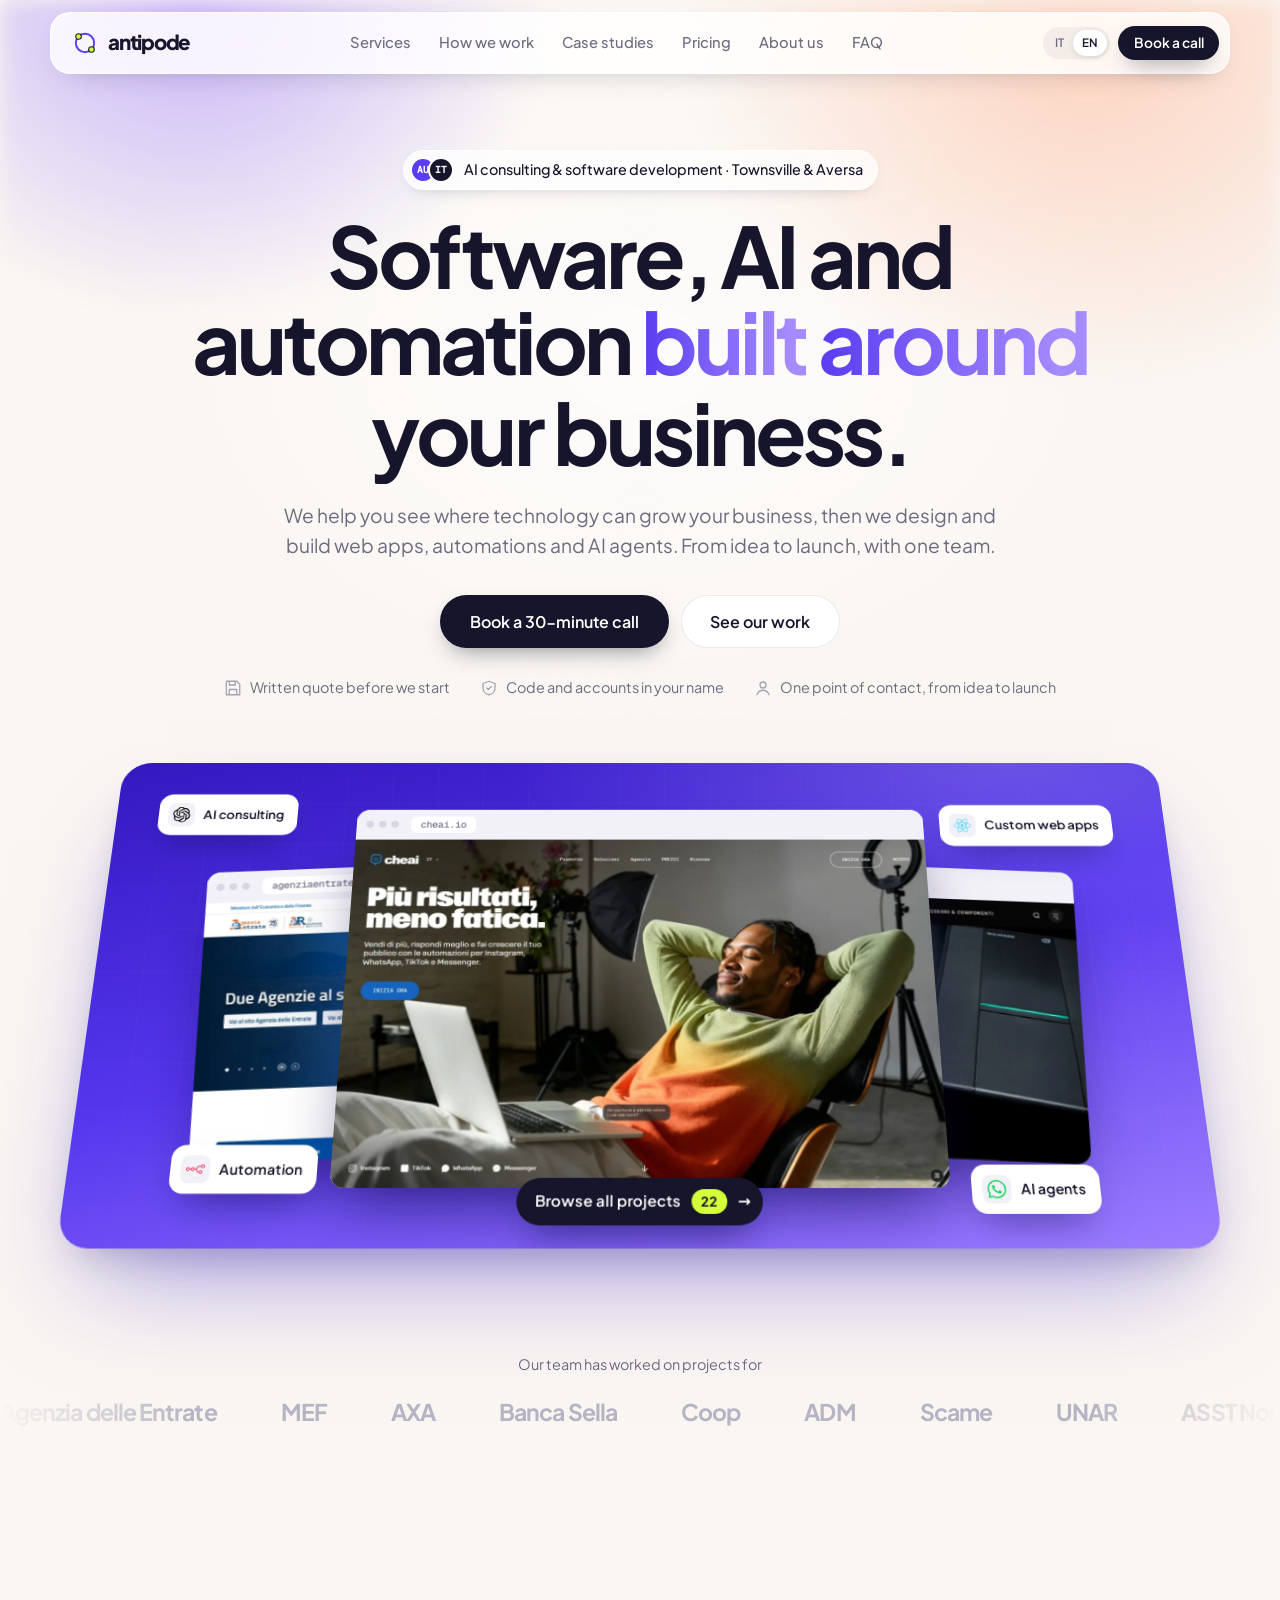
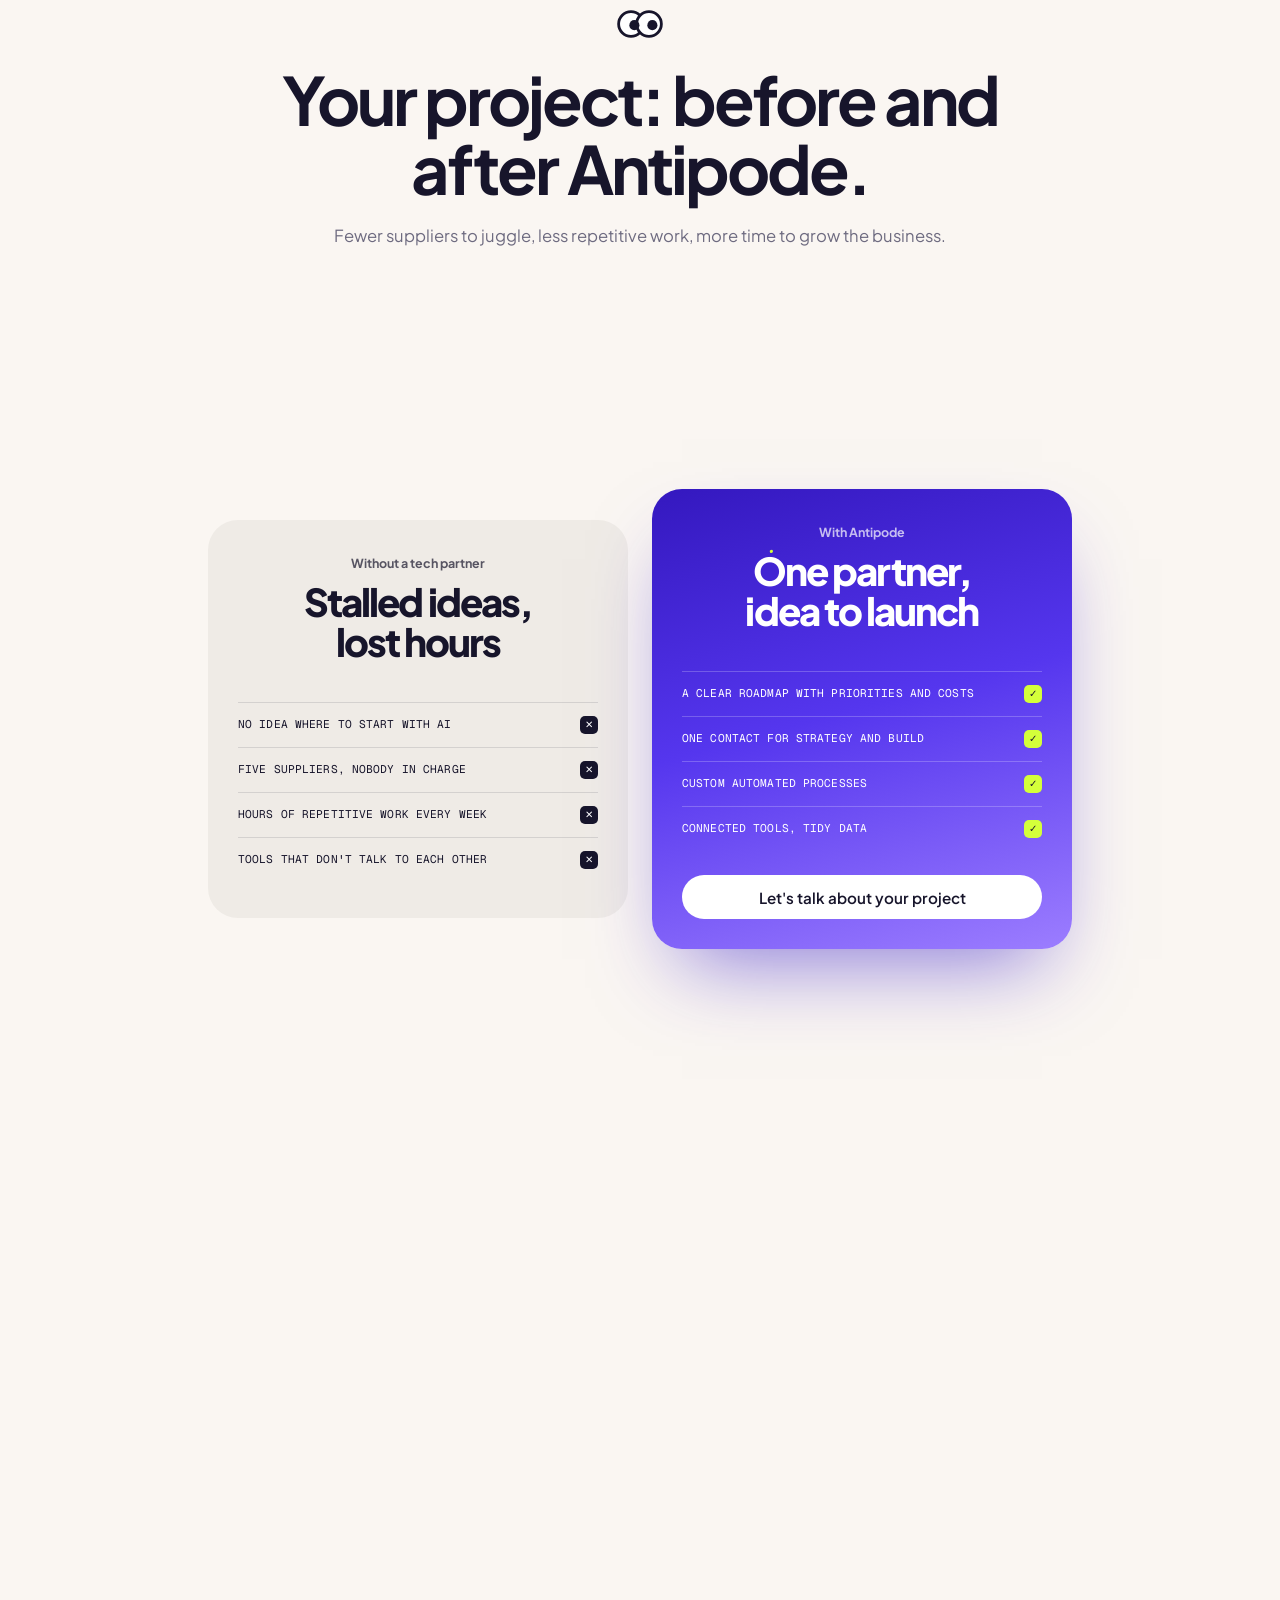
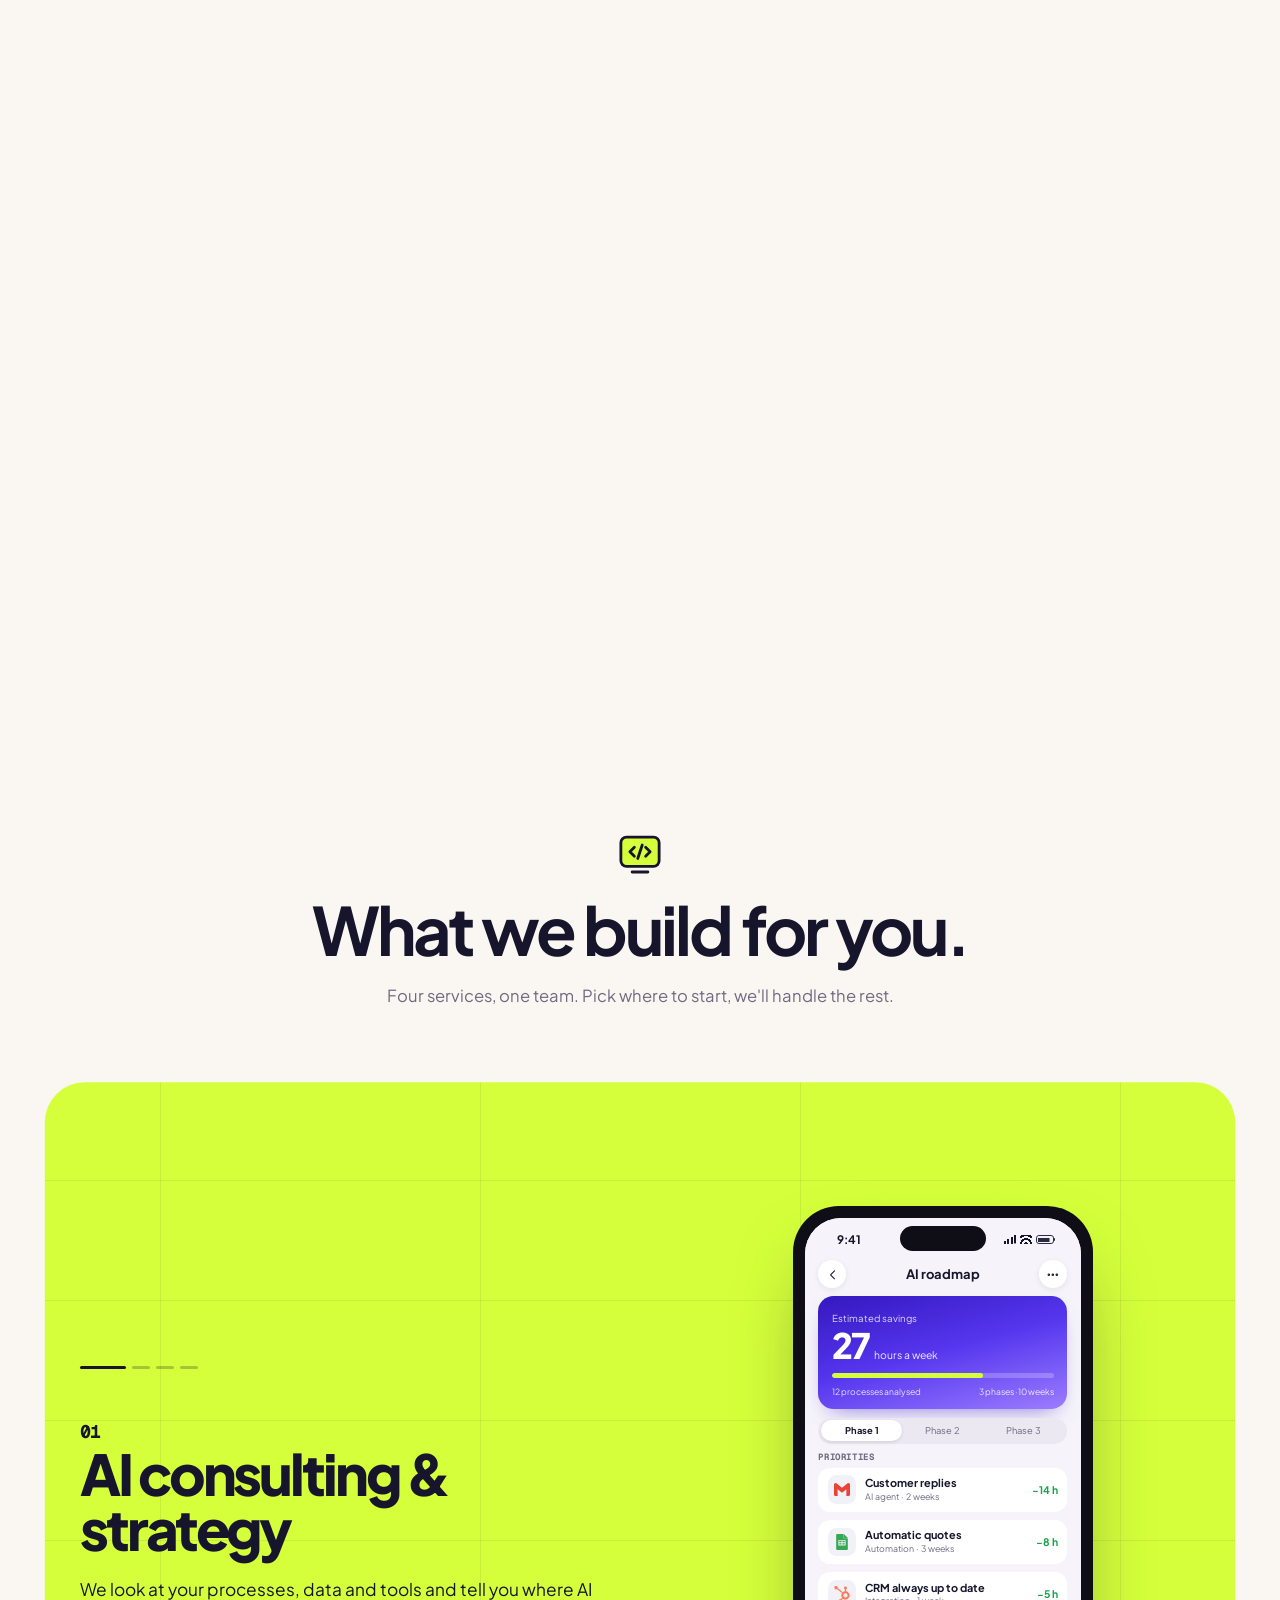
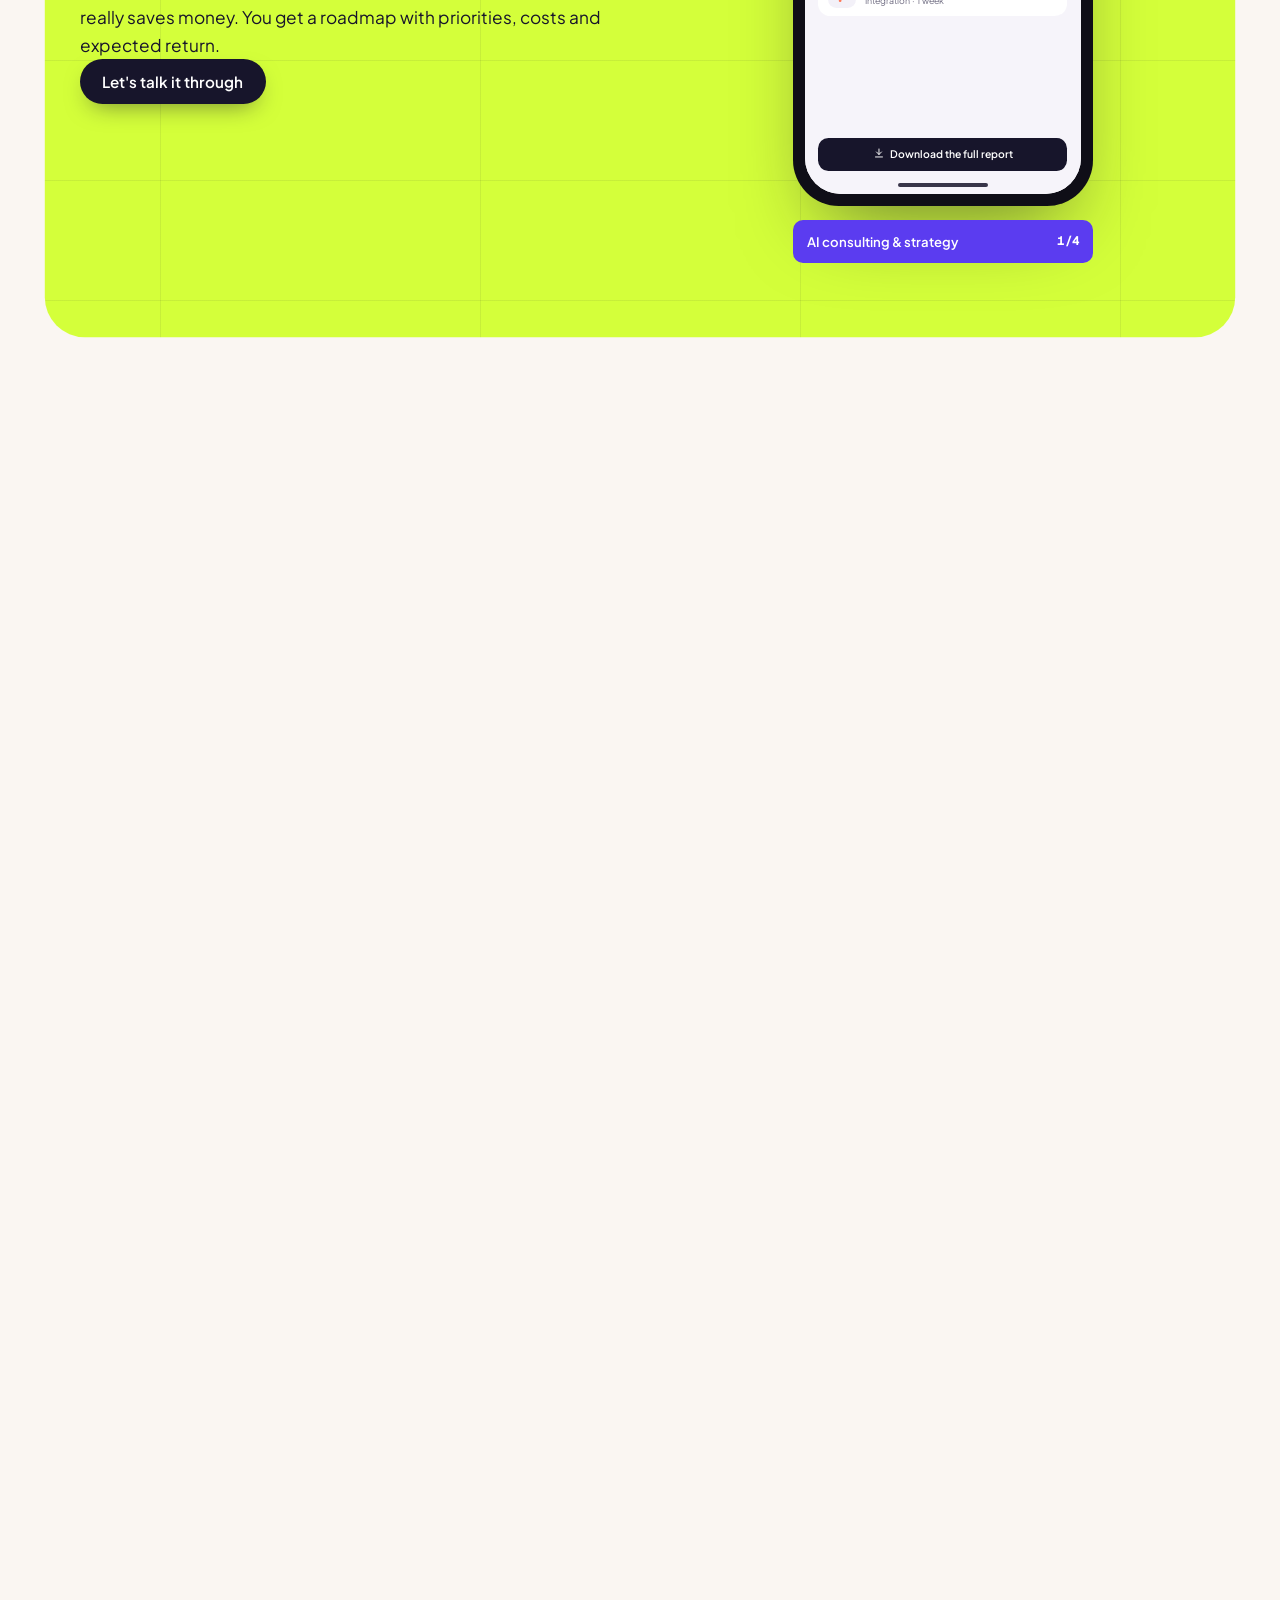
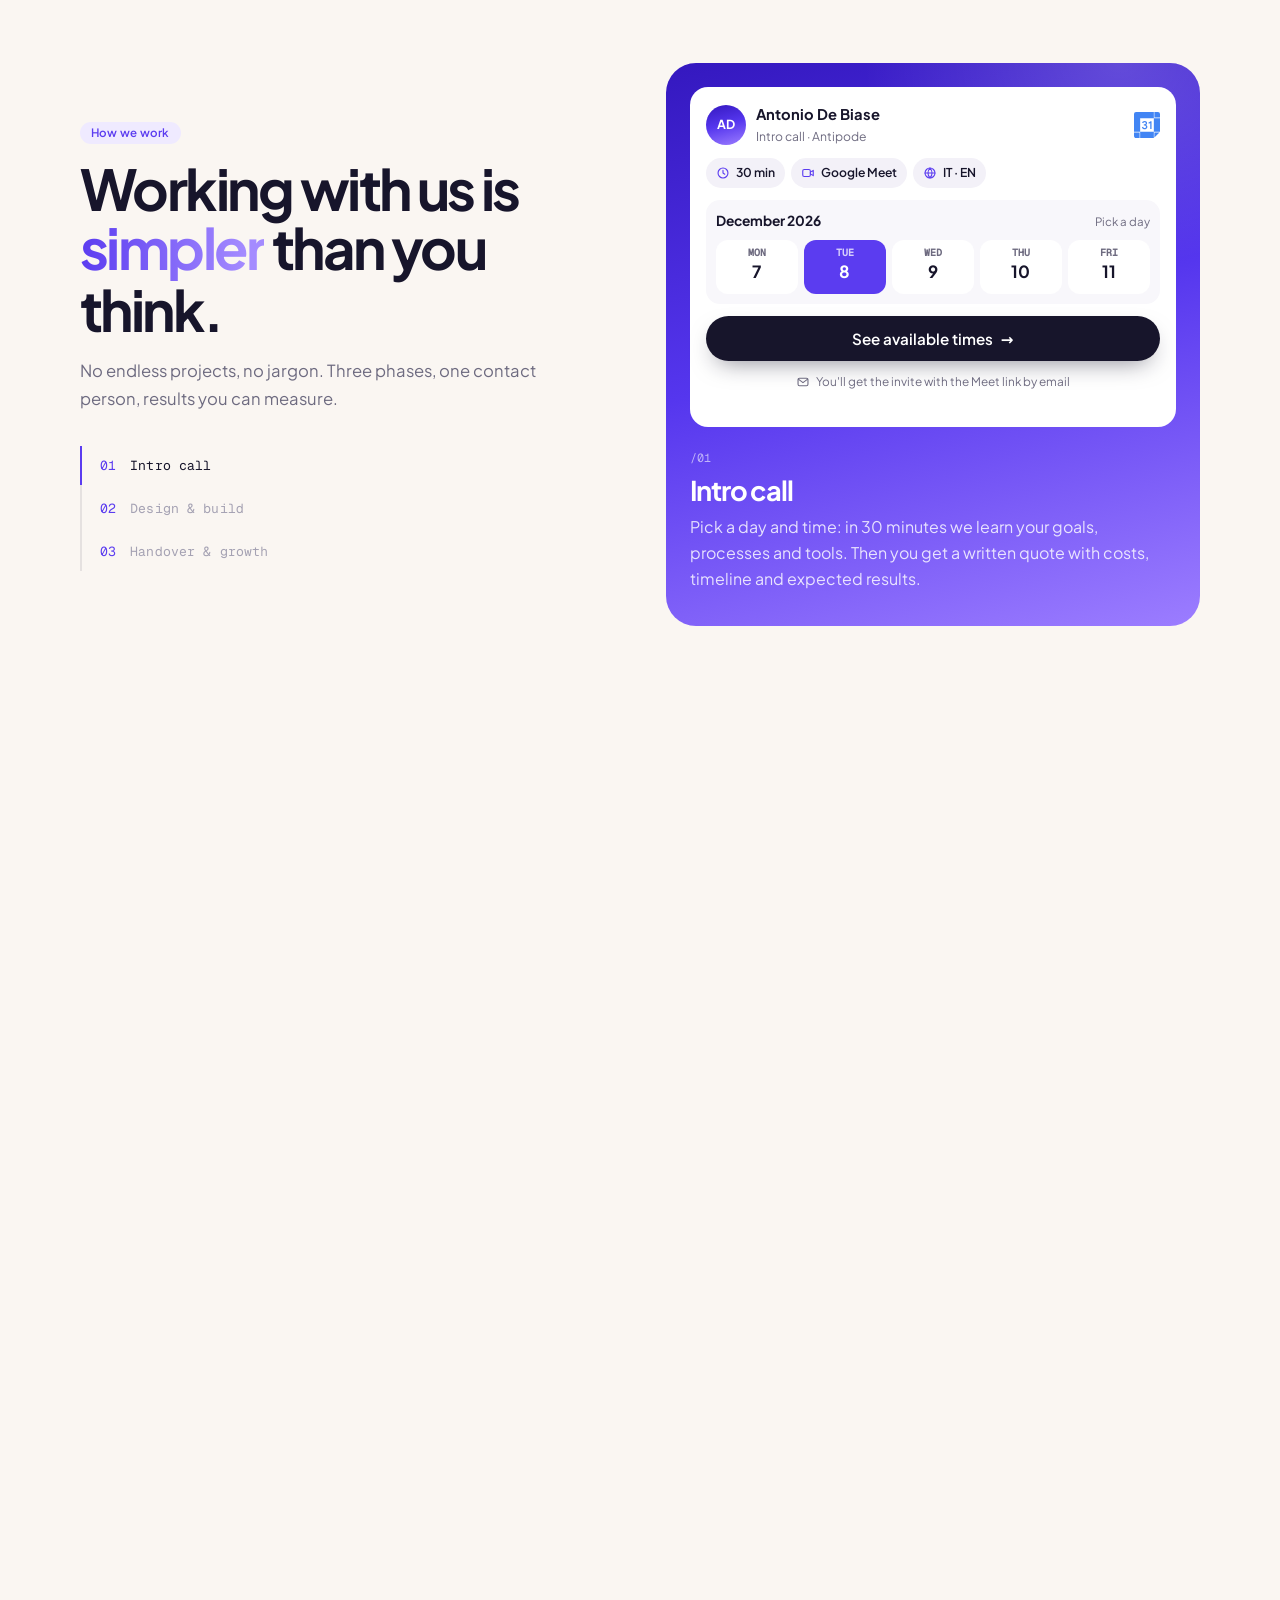
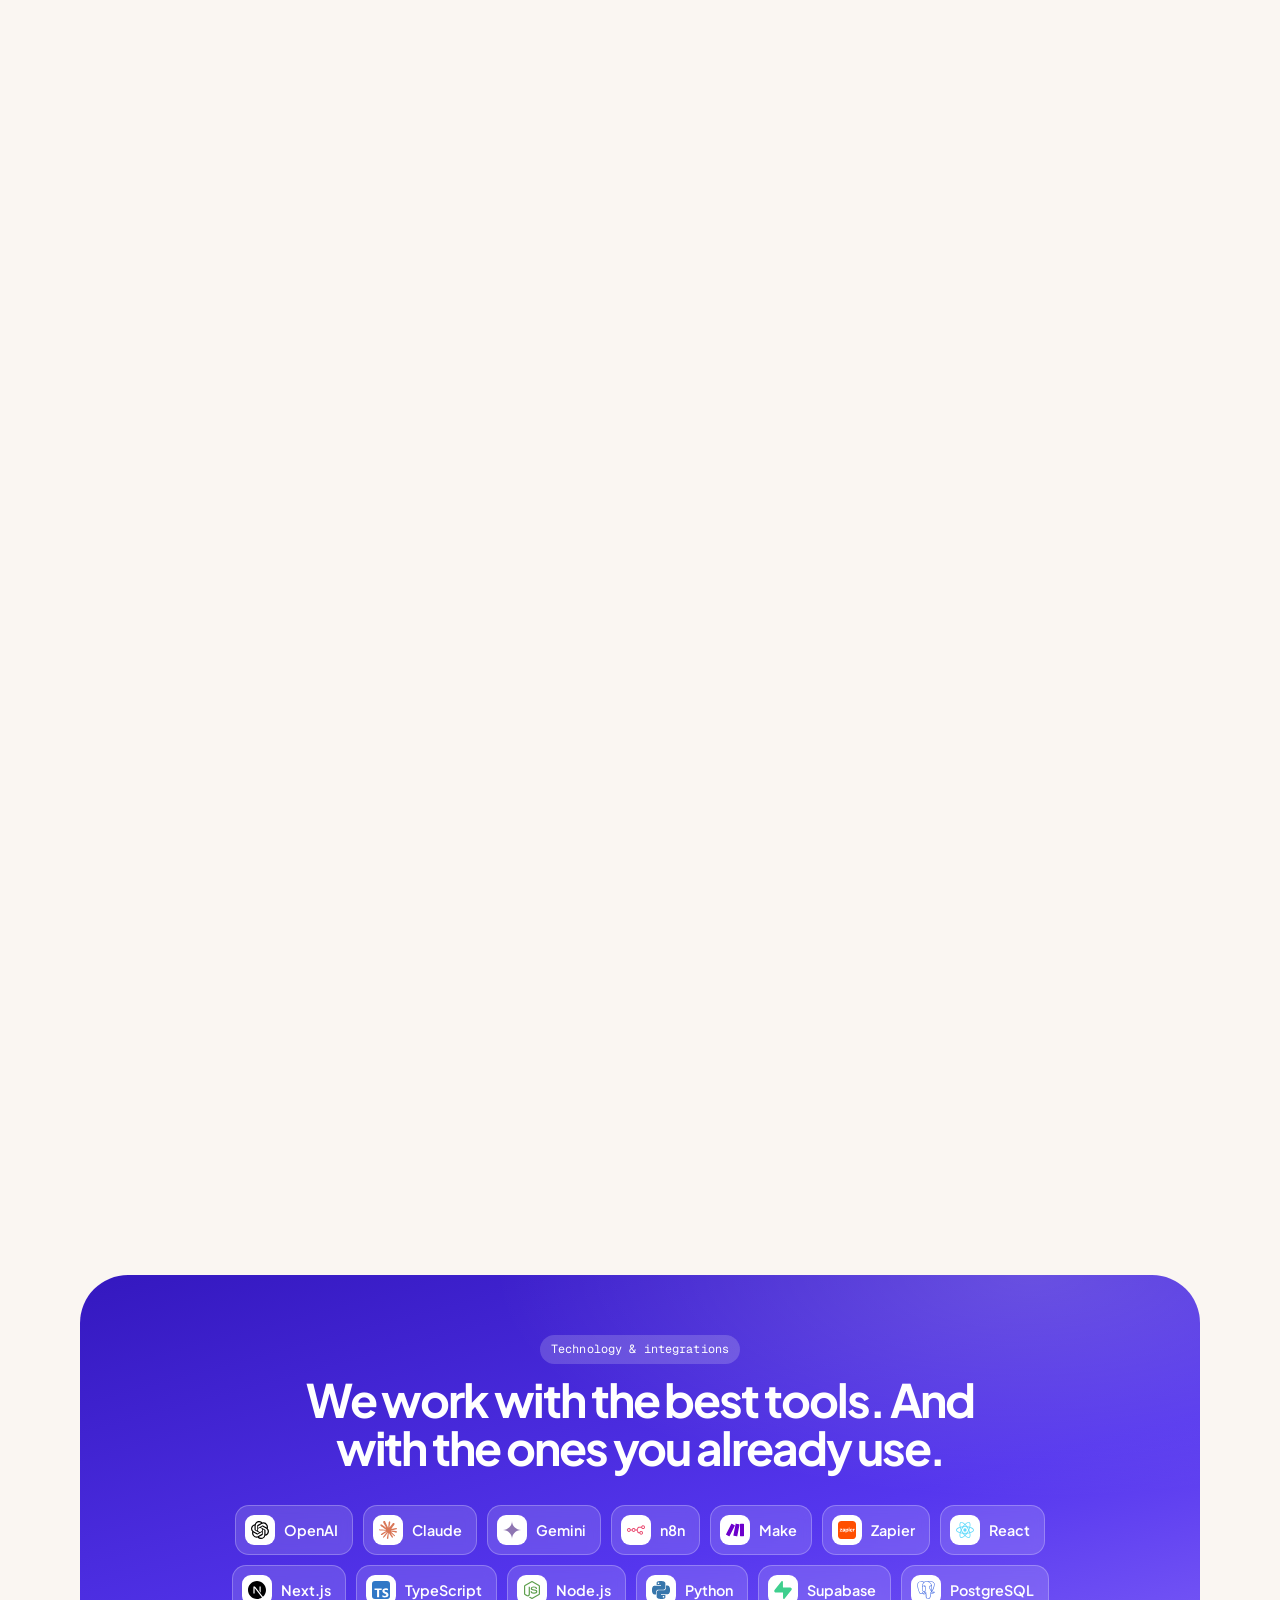
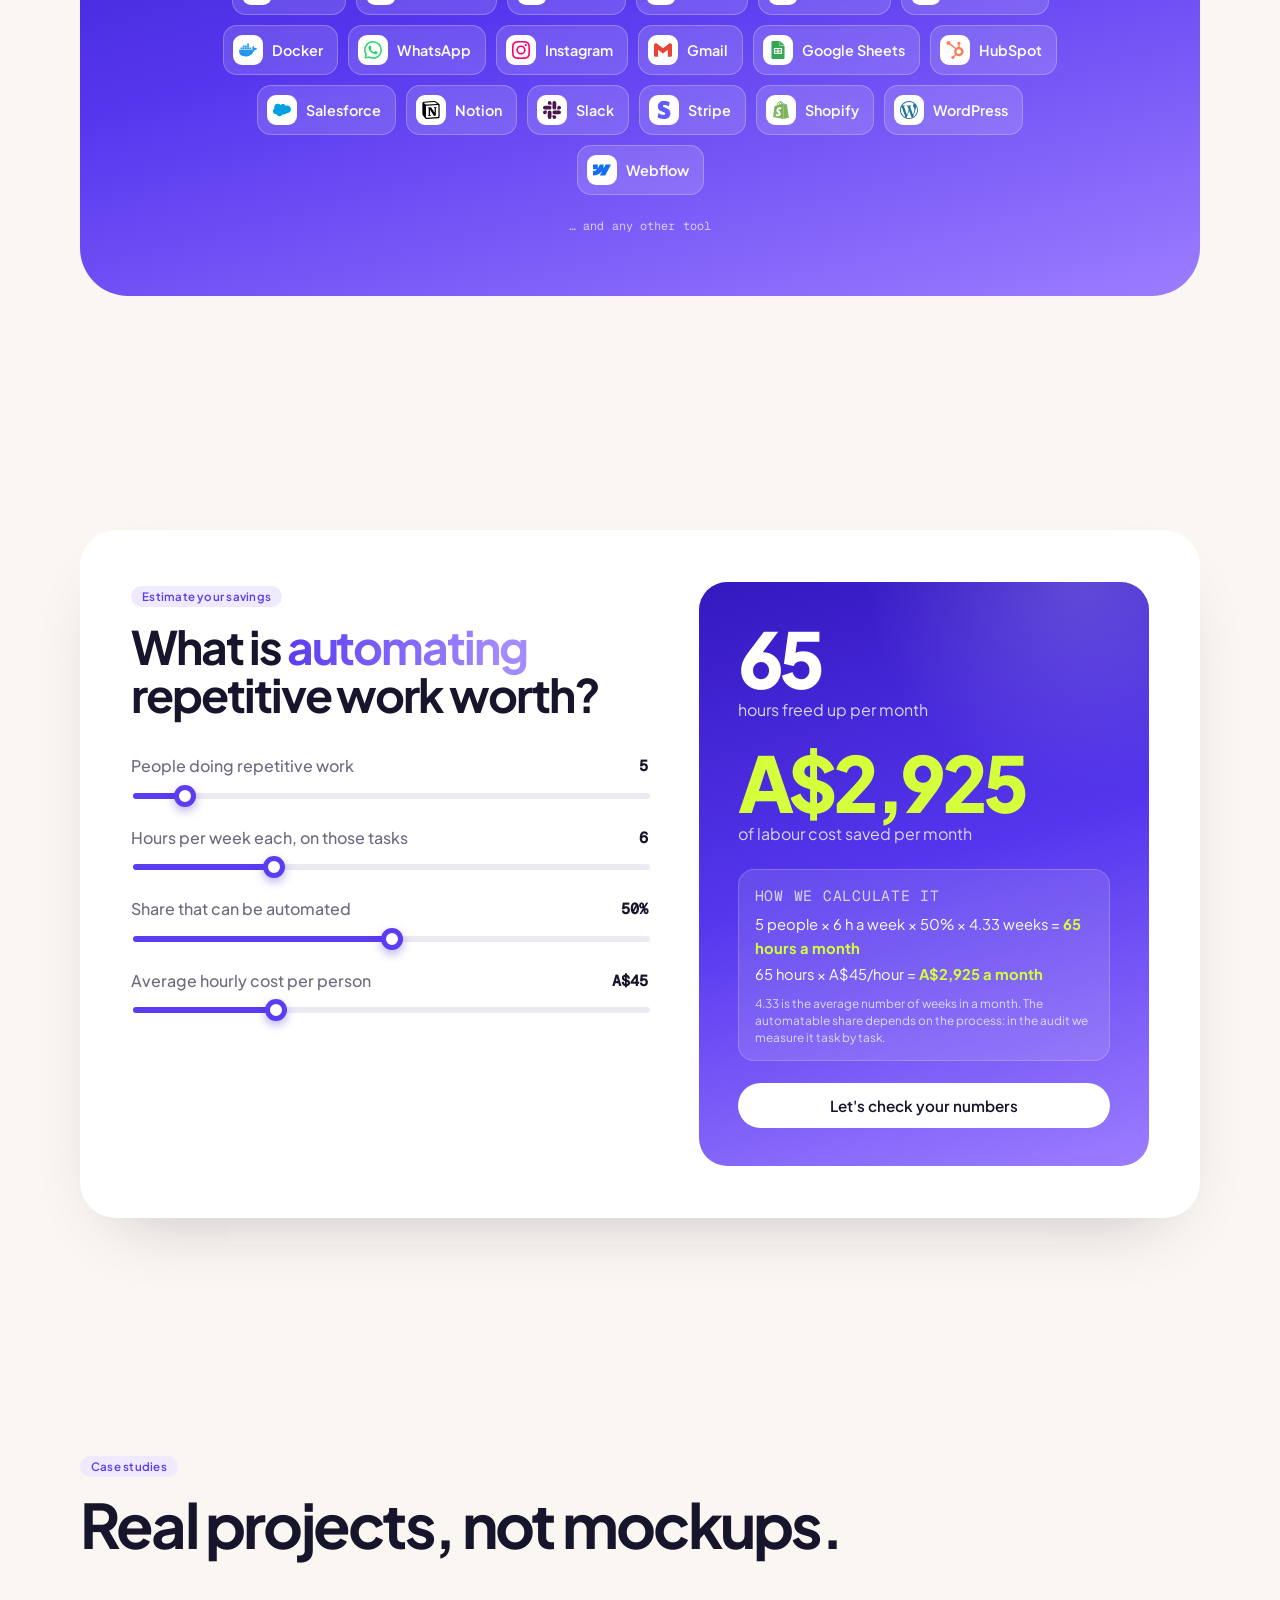
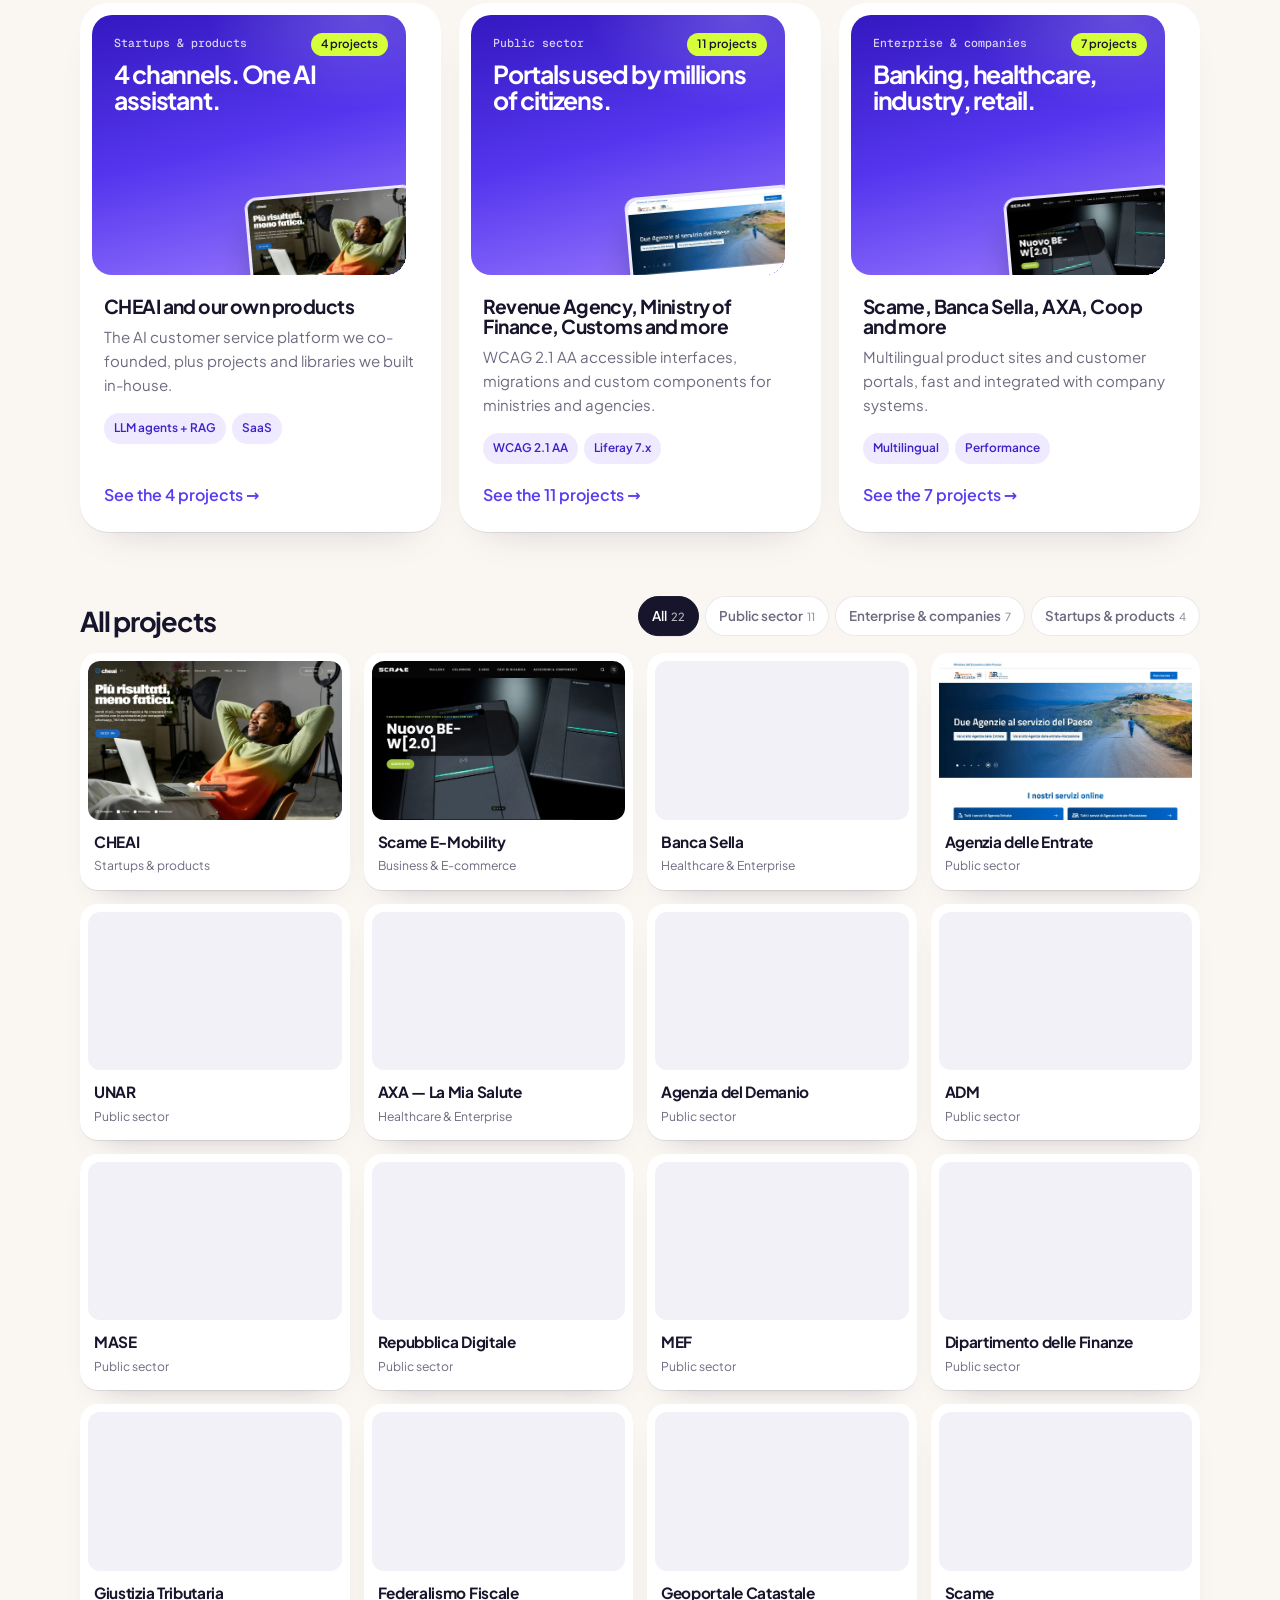
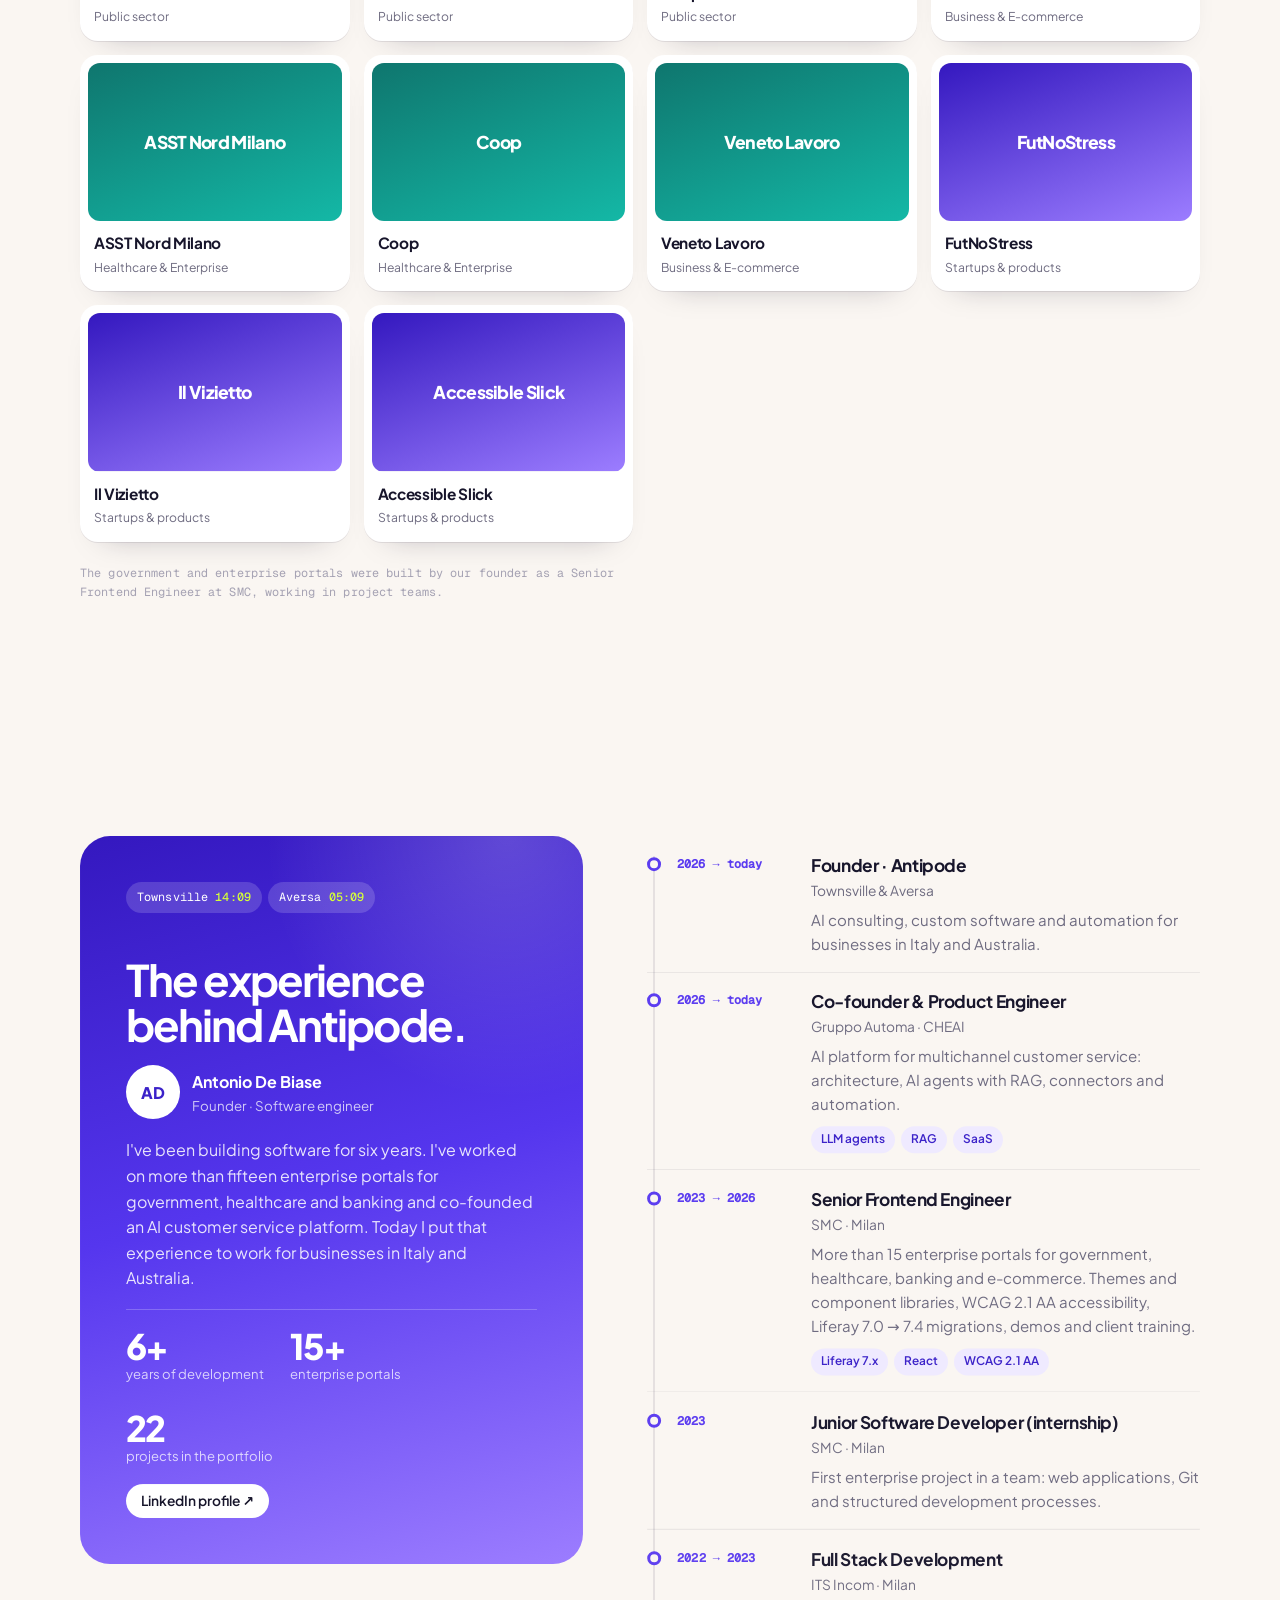
<file: index.html>
<!doctype html>
<html lang="it">
<head>
  <meta charset="utf-8">
  <meta name="viewport" content="width=device-width, initial-scale=1, viewport-fit=cover">
  <title>Antipode — Consulenza AI, software e automazioni su misura</title>
  <meta name="description" content="Antipode è un'agenzia di consulenza AI e sviluppo software tra Townsville (Australia) e Aversa (Italia). Progettiamo e sviluppiamo web app, automazioni, agenti AI e siti su misura, dall'idea al rilascio.">
  <meta name="theme-color" content="#FAF6F2">
  <meta property="og:title" content="Antipode — Consulenza AI e sviluppo software · Townsville & Aversa">
  <meta property="og:description" content="Software, AI e automazioni su misura. Dall'idea al rilascio, con un unico team.">
  <meta property="og:type" content="website">
  <link rel="preload" href="fonts/pjs-n400-l.woff2" as="font" type="font/woff2" crossorigin>
  <link rel="stylesheet" href="css/fonts.css">
  <link rel="stylesheet" href="css/style.css">
  <link rel="icon" href="data:image/svg+xml,%3Csvg xmlns='http://www.w3.org/2000/svg' viewBox='0 0 64 64'%3E%3Cdefs%3E%3ClinearGradient id='g' x1='0' y1='0' x2='1' y2='1'%3E%3Cstop offset='0' stop-color='%233B22C9'/%3E%3Cstop offset='1' stop-color='%239C7BFF'/%3E%3C/linearGradient%3E%3C/defs%3E%3Crect width='64' height='64' rx='16' fill='url(%23g)'/%3E%3Ccircle cx='32' cy='32' r='16' fill='none' stroke='white' stroke-width='3.5'/%3E%3Ccircle cx='20.5' cy='20.5' r='5' fill='%23D4FF3A'/%3E%3Ccircle cx='43.5' cy='43.5' r='5' fill='%23D4FF3A'/%3E%3C/svg%3E">
  <script type="application/ld+json">
  {
    "@context": "https://schema.org",
    "@type": "ProfessionalService",
    "name": "Antipode",
    "description": "Consulenza AI e sviluppo software su misura: web app, automazioni, agenti AI e siti.",
    "email": "antoniodebiase2003@gmail.com",
    "founder": { "@type": "Person", "name": "Antonio De Biase", "jobTitle": "Founder & Software Engineer", "sameAs": "https://www.linkedin.com/in/antonio-de-biase-1097b5235" },
    "address": [
      { "@type": "PostalAddress", "addressLocality": "Townsville", "addressRegion": "QLD", "addressCountry": "AU" },
      { "@type": "PostalAddress", "addressLocality": "Aversa", "addressRegion": "CE", "addressCountry": "IT" }
    ],
    "areaServed": ["IT", "AU"],
    "knowsAbout": ["AI consulting", "Custom software", "Web applications", "Automation", "n8n", "LLM", "RAG", "React", "Next.js", "TypeScript", "WCAG 2.1 AA"]
  }
  </script>
</head>
<body>
  <a class="skip" href="#main" data-i18n="skip">Vai al contenuto</a>
  <div class="progress" aria-hidden="true"><i id="progress"></i></div>

  <!-- ============ NAV ============ -->
  <header class="nav" id="nav">
    <div class="nav__bar">
      <a class="brand" href="#top" aria-label="Antipode, torna all'inizio" data-i18n-aria="brandLabel">
        <svg class="brand__mark" viewBox="0 0 32 32" aria-hidden="true"><circle cx="16" cy="16" r="10.5" fill="none" stroke="currentColor" stroke-width="2.2"/><circle cx="8.6" cy="8.6" r="3.2" class="brand__dot"/><circle cx="23.4" cy="23.4" r="3.2" class="brand__dot"/></svg>
        <span class="brand__name">antipode</span>
      </a>
      <nav class="nav__links" aria-label="Sezioni" data-i18n-aria="navLabel">
        <a href="#servizi" data-i18n="navServices">Servizi</a>
        <a href="#come-lavoriamo" data-i18n="navHow">Come lavoriamo</a>
        <a href="#casi" data-i18n="navCases">Casi studio</a>
        <a href="#prezzi" data-i18n="prTag">Prezzi</a>
        <a href="#chi-siamo" data-i18n="aboutLink">Chi siamo</a>
        <a href="#faq">FAQ</a>
      </nav>
      <div class="nav__right">
        <div class="lang" role="group" aria-label="Lingua / Language">
          <button class="lang__btn" data-lang="it" aria-pressed="true" lang="it">IT</button>
          <button class="lang__btn" data-lang="en" aria-pressed="false" lang="en">EN</button>
        </div>
        <a class="btn btn--dark btn--sm" href="#contatti" data-book data-i18n="navCta">Prenota una call</a>
      </div>
    </div>
  </header>

  <main id="main">
    <span id="top"></span>

    <!-- ============ HERO ============ -->
    <section class="hero" aria-labelledby="hero-title">
      <div class="hero__haze" aria-hidden="true"></div>
      <div class="wrap hero__inner">
        <p class="proof-pill"><span class="proof-pill__flags" aria-hidden="true"><i>AU</i><i>IT</i></span><span data-i18n="heroPill">Consulenza AI e sviluppo software · Townsville &amp; Aversa</span></p>
        <h1 class="hero__title" id="hero-title" data-split data-i18n="heroTitle">Software, AI e automazioni <span class="grad">su misura</span> per la tua azienda.</h1>
        <p class="hero__sub" data-i18n="heroSub">Ti aiutiamo a capire dove la tecnologia può farti crescere, poi progettiamo e sviluppiamo web app, automazioni e agenti AI. Dall'idea al rilascio, con un unico team.</p>
        <div class="hero__ctas">
          <a class="btn btn--dark btn--lg" href="#contatti" data-book data-i18n="heroCta">Prenota una call di 30 minuti</a>
          <a class="btn btn--light btn--lg" href="#casi" data-i18n="heroCta2">Guarda i progetti</a>
        </div>
        <ul class="assure">
          <li><svg viewBox="0 0 24 24" aria-hidden="true"><path d="M7 3h10l4 4v14H3V3h4zM7 3v5h8V3M7 21v-7h10v7"/></svg><span data-i18n="assure1">Preventivo scritto prima di iniziare</span></li>
          <li><svg viewBox="0 0 24 24" aria-hidden="true"><path d="M12 3l8 3v6c0 4.5-3.4 8.3-8 9-4.6-.7-8-4.5-8-9V6l8-3z"/><path d="M9 12l2 2 4-4"/></svg><span data-i18n="assure2">Codice e account intestati a te</span></li>
          <li><svg viewBox="0 0 24 24" aria-hidden="true"><circle cx="12" cy="8" r="4"/><path d="M4 21c1.5-4 4.5-6 8-6s6.5 2 8 6"/></svg><span data-i18n="assure3">Un referente unico, dall'idea al rilascio</span></li>
        </ul>
      </div>

      <!-- hero visual: click to browse every project -->
      <div class="wrap">
        <div class="shot" id="shot">
          <div class="vcard stage" id="stage" role="button" tabindex="0" aria-label="Sfoglia tutti i progetti" data-i18n-aria="stageLabel">
            <figure class="win win--l"><div class="win__bar"><i></i><i></i><i></i><span>agenziaentrate.gov.it</span></div><img src="assets/shots/agenzia-entrate.webp" alt="" width="1200" height="750"></figure>
            <figure class="win win--r"><div class="win__bar"><i></i><i></i><i></i><span>emobility-scame.com</span></div><img src="assets/shots/scame-emobility.webp" alt="" width="1200" height="750"></figure>
            <figure class="win win--c"><div class="win__bar"><i></i><i></i><i></i><span>cheai.io</span></div><img src="assets/shots/cheai.webp" alt="" width="1200" height="750"></figure>
            <span class="float f1" aria-hidden="true"><img src="assets/icons/openai.svg" alt=""><span data-i18n="f1">Consulenza AI</span></span>
            <span class="float f2" aria-hidden="true"><img src="assets/icons/react.svg" alt=""><span data-i18n="f2">Web app su misura</span></span>
            <span class="float f3" aria-hidden="true"><img src="assets/icons/n8n.svg" alt=""><span data-i18n="f3">Automazioni</span></span>
            <span class="float f4" aria-hidden="true"><img src="assets/icons/whatsapp.svg" alt=""><span data-i18n="f4">Agenti AI</span></span>
            <span class="stage__cta"><span data-i18n="stageCta">Sfoglia tutti i progetti</span><b class="js-pcount">22</b><i aria-hidden="true">→</i></span>
          </div>
        </div>
      </div>

      <div class="logos">
        <p class="logos__label" data-i18n="logosLabel">Il nostro team ha lavorato a progetti per</p>
        <div class="logos__marquee" aria-hidden="true">
          <ul class="logos__track">
            <li>Agenzia delle Entrate</li><li>MEF</li><li>AXA</li><li>Banca Sella</li><li>Coop</li><li>ADM</li><li>Scame</li><li>UNAR</li><li>ASST Nord Milano</li><li>Veneto Lavoro</li>
            <li>Agenzia delle Entrate</li><li>MEF</li><li>AXA</li><li>Banca Sella</li><li>Coop</li><li>ADM</li><li>Scame</li><li>UNAR</li><li>ASST Nord Milano</li><li>Veneto Lavoro</li>
          </ul>
        </div>
        <p class="sr-only">Agenzia delle Entrate, MEF, AXA, Banca Sella, Coop, ADM, Scame, UNAR, ASST Nord Milano, Veneto Lavoro</p>
      </div>
    </section>

    <!-- ============ BEFORE / AFTER ============ -->
    <section class="ba" id="prima-dopo" aria-labelledby="ba-title">
      <div class="wrap ba__head">
        <span class="emoji" aria-hidden="true">
          <svg viewBox="0 0 48 48"><circle cx="16" cy="24" r="11" fill="#fff" stroke="#17152B" stroke-width="2.5"/><circle cx="32" cy="24" r="11" fill="#fff" stroke="#17152B" stroke-width="2.5"/><circle cx="19" cy="25" r="4.5" fill="#17152B"/><circle cx="35" cy="25" r="4.5" fill="#17152B"/></svg>
        </span>
        <h2 id="ba-title" data-split data-i18n="baTitle">Il tuo progetto: prima e dopo Antipode.</h2>
        <p class="lead" data-i18n="baLead">Meno fornitori da coordinare, meno lavoro ripetitivo, più tempo per far crescere l'azienda.</p>
      </div>
      <div class="ba__pin" id="ba-pin">
        <div class="ba__stage">
          <article class="bacard bacard--before" id="ba-before">
            <p class="bacard__kicker" data-i18n="baBeforeK">Senza un partner tecnico</p>
            <h3 data-i18n="baBeforeT">Idee ferme,<br>ore perse</h3>
            <ul class="mono" data-i18n="baBeforeL">
              <li>Non sai da dove partire con l'AI</li>
              <li>Cinque fornitori, nessun responsabile</li>
              <li>Ore di lavoro ripetitivo ogni settimana</li>
              <li>Strumenti che non parlano tra loro</li>
            </ul>
          </article>
          <article class="bacard bacard--after" id="ba-after">
            <p class="bacard__kicker" data-i18n="baAfterK">Con Antipode</p>
            <h3><span class="scribble-wrap"><span data-i18n="baAfterT">Un solo partner,<br>dall'idea al rilascio</span><svg class="scribble" viewBox="0 0 320 130" preserveAspectRatio="none" aria-hidden="true"><path d="M60 20 C 150 2, 290 10, 306 52 C 320 96, 210 124, 120 118 C 40 112, 6 86, 16 58 C 26 30, 90 14, 170 12"/></svg></span></h3>
            <ul class="mono" data-i18n="baAfterL">
              <li>Una roadmap chiara con priorità e costi</li>
              <li>Un referente per strategia e sviluppo</li>
              <li>Processi automatizzati su misura</li>
              <li>Strumenti collegati e dati in ordine</li>
            </ul>
            <a class="btn btn--white btn--block" href="#contatti" data-i18n="baCta">Parliamo del tuo progetto</a>
          </article>
        </div>
      </div>
    </section>

    <!-- ============ SERVICES (lime, pinned phone) ============ -->
    <section class="uses" id="servizi" aria-labelledby="uses-title">
      <div class="wrap uses__head">
        <span class="emoji" aria-hidden="true"><svg viewBox="0 0 48 48"><rect x="7" y="9" width="34" height="26" rx="5" fill="#D4FF3A" stroke="#17152B" stroke-width="2.5"/><path d="M19 18l-4 4 4 4M29 18l4 4-4 4M26 16l-4 12" fill="none" stroke="#17152B" stroke-width="2.5" stroke-linecap="round" stroke-linejoin="round"/><path d="M17 40h14" stroke="#17152B" stroke-width="2.5" stroke-linecap="round"/></svg></span>
        <h2 id="uses-title" data-split data-i18n="usesTitle">Cosa costruiamo per te.</h2>
        <p class="lead" data-i18n="usesLead">Quattro servizi, un unico team. Scegli da dove partire, al resto pensiamo noi.</p>
      </div>
      <div class="uses__pin" id="uses-pin">
        <div class="uses__sticky">
          <div class="uses__grid wrap">
            <div class="uses__copy">
              <div class="dashes" aria-hidden="true"><i class="on"></i><i></i><i></i><i></i></div>
              <div class="uses__texts">
                <div class="utext is-active"><p class="utext__n mono">01</p><h3 data-i18n="u1T">Consulenza e strategia AI</h3><p data-i18n="u1D">Analizziamo processi, dati e strumenti e ti diciamo dove l'AI fa risparmiare davvero. Ricevi una roadmap con priorità, costi e ritorno atteso.</p></div>
                <div class="utext"><p class="utext__n mono">02</p><h3 data-i18n="u2T">Software e web app su misura</h3><p data-i18n="u2D">Gestionali, portali clienti, dashboard e SaaS progettati attorno al tuo modo di lavorare. Dall'MVP al prodotto in produzione.</p></div>
                <div class="utext"><p class="utext__n mono">03</p><h3 data-i18n="u3T">Automazioni e agenti AI</h3><p data-i18n="u3D">Colleghiamo email, CRM, fogli e gestionali con flussi n8n e agenti AI. Il lavoro ripetitivo lo fanno loro, il tuo team si occupa del resto.</p></div>
                <div class="utext"><p class="utext__n mono">04</p><h3 data-i18n="u4T">Siti e landing che vendono</h3><p data-i18n="u4D">Veloci, accessibili, pensati per farsi trovare su Google e trasformare le visite in contatti. Già collegati ai tuoi strumenti.</p></div>
              </div>
              <a class="btn btn--dark" href="#contatti" data-book data-i18n="usesCta">Parliamone in una call</a>
            </div>
            <div class="phone-wrap">
              <div class="phone" aria-hidden="true">
                <span class="phone__island"></span>
                <div class="phone__screen">

                  <!-- 1 · AI roadmap -->
                  <div class="scr scr--rep is-active">
                    <div class="sb"><b>9:41</b><span class="sb__i"><i class="sig"></i><i class="wifi"></i><i class="bat"></i></span></div>
                    <div class="ah" data-a><span class="ah__b"><svg viewBox="0 0 24 24"><path d="M15 5l-7 7 7 7"/></svg></span><b data-i18n="p1t">Roadmap AI</b><span class="ah__b"><svg viewBox="0 0 24 24"><circle cx="5" cy="12" r="1.3"/><circle cx="12" cy="12" r="1.3"/><circle cx="19" cy="12" r="1.3"/></svg></span></div>
                    <div class="rep__hero" data-a>
                      <small data-i18n="p1k">Risparmio stimato</small>
                      <div class="rep__big"><b>27</b><span data-i18n="p1u">ore a settimana</span></div>
                      <div class="rep__bar"><i></i></div>
                      <div class="rep__meta"><span data-i18n="p1m1">12 processi analizzati</span><span data-i18n="p1m2">3 fasi · 10 settimane</span></div>
                    </div>
                    <div class="seg" data-a><span class="on"><span data-i18n="p1s">Fase</span> 1</span><span><span data-i18n="p1s">Fase</span> 2</span><span><span data-i18n="p1s">Fase</span> 3</span></div>
                    <p class="lbl" data-a data-i18n="p1l">Priorità</p>
                    <div class="row" data-a><span class="row__ic"><img src="assets/icons/gmail.svg" alt=""></span><div><b data-i18n="p1r1">Risposte ai clienti</b><small data-i18n="p1r1s">Agente AI · 2 settimane</small></div><em>−14 h</em></div>
                    <div class="row" data-a><span class="row__ic"><img src="assets/icons/googlesheets.svg" alt=""></span><div><b data-i18n="p1r2">Preventivi automatici</b><small data-i18n="p1r2s">Automazione · 3 settimane</small></div><em>−8 h</em></div>
                    <div class="row" data-a><span class="row__ic"><img src="assets/icons/hubspot.svg" alt=""></span><div><b data-i18n="p1r3">CRM sempre aggiornato</b><small data-i18n="p1r3s">Integrazione · 1 settimana</small></div><em>−5 h</em></div>
                    <div class="pbtn" data-a><span class="i"><svg viewBox="0 0 24 24"><path d="M12 4v11M7 10l5 5 5-5M5 20h14"/></svg></span><span data-i18n="p1c">Scarica il report completo</span></div>
                    <i class="home-ind"></i>
                  </div>

                  <!-- 2 · custom web app -->
                  <div class="scr scr--app">
                    <div class="sb"><b>9:41</b><span class="sb__i"><i class="sig"></i><i class="wifi"></i><i class="bat"></i></span></div>
                    <div class="ah ah--app" data-a><div><small data-i18n="p2g">Buongiorno</small><b>Marco Rossi</b></div><span class="ava ava--m">MR</span></div>
                    <div class="wa__card" data-a>
                      <small data-i18n="p2k">Fatturato · ottobre</small>
                      <div class="wa__row"><b data-i18n="p2v">€ 48.290</b><em>+12,4%</em></div>
                      <svg class="wa__chart" viewBox="0 0 200 64" preserveAspectRatio="none"><defs><linearGradient id="ga" x1="0" y1="0" x2="0" y2="1"><stop offset="0" stop-color="#fff" stop-opacity=".35"/><stop offset="1" stop-color="#fff" stop-opacity="0"/></linearGradient></defs><path d="M0 50 C 18 46, 30 32, 50 36 S 82 48, 102 32 S 140 24, 160 24 S 186 10, 200 8 L200 64 L0 64Z" fill="url(#ga)"/><path class="wa__line" d="M0 50 C 18 46, 30 32, 50 36 S 82 48, 102 32 S 140 24, 160 24 S 186 10, 200 8" fill="none" stroke="#fff" stroke-width="2.2" stroke-linecap="round"/></svg>
                    </div>
                    <div class="tiles" data-a>
                      <div><span class="i"><svg viewBox="0 0 24 24"><path d="M3 7.5L12 3l9 4.5v9L12 21l-9-4.5z"/><path d="M3 7.5l9 4.5 9-4.5M12 12v9"/></svg></span><small data-i18n="p2t1">Ordini</small><b>1.284</b><em>+8%</em></div>
                      <div><span class="i"><svg viewBox="0 0 24 24"><circle cx="9" cy="8" r="3.5"/><path d="M2.5 20c.8-3.5 3.4-5.5 6.5-5.5s5.7 2 6.5 5.5M16 4.6a3.5 3.5 0 010 6.8M18 14.8c1.9.6 3.1 2.4 3.5 5.2"/></svg></span><small data-i18n="p2t2">Nuovi clienti</small><b>342</b><em>+5%</em></div>
                    </div>
                    <p class="lbl" data-a data-i18n="p2l">Ultimi ordini</p>
                    <ul class="wa__list">
                      <li data-a><span class="ava ava--1">GF</span><div><b>Giulia Ferri</b><small>#1042 · € 186</small></div><span class="pill pill--ok" data-i18n="p2o1">Spedito</span></li>
                      <li data-a><span class="ava ava--2">LB</span><div><b>Luca Bianchi</b><small>#1041 · € 74</small></div><span class="pill pill--wip" data-i18n="p2o2">In preparazione</span></li>
                      <li data-a><span class="ava ava--3">DC</span><div><b>Davide Conte</b><small>#1040 · € 312</small></div><span class="pill pill--ok" data-i18n="p2o1">Spedito</span></li>
                    </ul>
                    <nav class="tabbar" data-a>
                      <span class="on"><svg viewBox="0 0 24 24"><path d="M4 11l8-7 8 7v9h-5v-6H9v6H4z"/></svg><small>Home</small></span>
                      <span><svg viewBox="0 0 24 24"><path d="M3 7.5L12 3l9 4.5v9L12 21l-9-4.5z"/><path d="M3 7.5l9 4.5 9-4.5M12 12v9"/></svg><small data-i18n="p2t1">Ordini</small></span>
                      <span><svg viewBox="0 0 24 24"><circle cx="9" cy="8" r="3.5"/><path d="M2.5 20c.8-3.5 3.4-5.5 6.5-5.5s5.7 2 6.5 5.5M16 4.6a3.5 3.5 0 010 6.8M18 14.8c1.9.6 3.1 2.4 3.5 5.2"/></svg><small data-i18n="p2n3">Clienti</small></span>
                      <span><svg viewBox="0 0 24 24"><rect x="4" y="4" width="6.5" height="6.5" rx="1.5"/><rect x="13.5" y="4" width="6.5" height="6.5" rx="1.5"/><rect x="4" y="13.5" width="6.5" height="6.5" rx="1.5"/><rect x="13.5" y="13.5" width="6.5" height="6.5" rx="1.5"/></svg><small data-i18n="p2n4">Altro</small></span>
                    </nav>
                  </div>

                  <!-- 3 · automation, told by lock-screen notifications -->
                  <div class="scr scr--lock">
                    <div class="sb sb--light"><b></b><span class="sb__i"><i class="sig"></i><i class="wifi"></i><i class="bat"></i></span></div>
                    <div class="lock__time" data-a><span class="lock__ic"><svg viewBox="0 0 24 24"><rect x="5" y="11" width="14" height="9" rx="2"/><path d="M8 11V8a4 4 0 018 0v3"/></svg></span><small data-i18n="p3d">martedì 14 ottobre</small><b>9:41</b></div>
                    <div class="nstack">
                      <div class="notif" data-a><span class="notif__ic"><img src="assets/icons/gmail.svg" alt=""></span><div><p><span>Gmail</span><small>9:40</small></p><b data-i18n="p3a1">Nuova richiesta di preventivo</b><span data-i18n="p3a2">Bianchi Srl · dal modulo del sito</span></div></div>
                      <div class="notif notif--ai" data-a><span class="notif__ic notif__ic--brand">a</span><div><p><span>Antipode</span><small>9:40</small></p><b data-i18n="p3b1">Preventivo inviato in 38 secondi</b><span data-i18n="p3b2">Scritto dall'AI con il tuo listino</span></div></div>
                      <div class="notif" data-a><span class="notif__ic"><img src="assets/icons/hubspot.svg" alt=""></span><div><p><span>HubSpot</span><small>9:41</small></p><b data-i18n="p3c1">Nuova opportunità · 4.800 €</b><span data-i18n="p3c2">Aggiunta alla pipeline vendite</span></div></div>
                      <div class="notif" data-a><span class="notif__ic"><img src="assets/icons/slack.svg" alt=""></span><div><p><span>Slack</span><small data-i18n="now">ora</small></p><b>#vendite</b><span data-i18n="p3d2">Marco, c'è un nuovo cliente da chiamare</span></div></div>
                    </div>
                    <div class="lock__foot"><span><svg viewBox="0 0 24 24"><path d="M8 3h8l-1 5H9zM9 8h6l-1 13h-4z"/><path d="M12 12v3"/></svg></span><span><svg viewBox="0 0 24 24"><path d="M4 8h3l2-3h6l2 3h3v11H4z"/><circle cx="12" cy="13" r="3.5"/></svg></span></div>
                    <i class="home-ind home-ind--light"></i>
                  </div>

                  <!-- 4 · website in a mobile browser -->
                  <div class="scr scr--web">
                    <div class="sb"><b>9:41</b><span class="sb__i"><i class="sig"></i><i class="wifi"></i><i class="bat"></i></span></div>
                    <div class="web__page" data-a>
                      <div class="web__nav"><b>lumen<i>.</i></b><span class="burger"></span></div>
                      <div class="web__hero">
                        <span class="web__pill"><svg viewBox="0 0 24 24"><path d="M12 3.8l2.5 5.1 5.6.8-4 3.9.9 5.6-5-2.6-5 2.6.9-5.6-4-3.9 5.6-.8z"/></svg><span data-i18n="p4r">4,9 · 320 recensioni</span></span>
                        <b data-i18n="p4h">Il sorriso che cerchi, senza attese.</b>
                        <small data-i18n="p4s">Studio dentistico a Napoli. Prima visita entro 48 ore.</small>
                        <span class="web__btn" data-i18n="p4b">Prenota una visita</span>
                      </div>
                      <div class="web__feat">
                        <div><span class="wi"><svg viewBox="0 0 24 24"><rect x="4" y="5" width="16" height="15" rx="2.5"/><path d="M4 10h16M9 3v4M15 3v4"/></svg></span><span><b data-i18n="p4f1">Prenotazione online</b><small data-i18n="p4f1s">Giorno e ora in 30 secondi</small></span></div>
                        <div><span class="wi"><svg viewBox="0 0 24 24"><path d="M12 3l8 3v6c0 4.5-3.4 8.3-8 9-4.6-.7-8-4.5-8-9V6l8-3z"/><path d="M9 12l2 2 4-4"/></svg></span><span><b data-i18n="p4f2">Preventivi trasparenti</b><small data-i18n="p4f2s">Prezzi chiari prima di iniziare</small></span></div>
                      </div>
                      <span class="lh" data-a><svg viewBox="0 0 24 24"><path d="M13 3L5 13h6l-1 8 8-10h-6z"/></svg><span>0,8 s · Lighthouse 100</span></span>
                      <div class="toast" data-a><span class="toast__ok"><svg viewBox="0 0 24 24"><path d="M5 12.5l4.5 4.5L19 7.5"/></svg></span><div><b data-i18n="p4t">Nuova richiesta dal sito</b><small data-i18n="p4ts">Laura M. · prima visita</small></div></div>
                    </div>
                    <div class="web__bar" data-a><span><svg viewBox="0 0 24 24"><path d="M15 5l-7 7 7 7"/></svg></span><span class="web__url"><svg viewBox="0 0 24 24"><rect x="5" y="11" width="14" height="9" rx="2"/><path d="M8 11V8a4 4 0 018 0v3"/></svg>lumen-studio.it</span><span><svg viewBox="0 0 24 24"><path d="M20 12a8 8 0 11-2.3-5.6M20 4v5h-5"/></svg></span></div>
                    <i class="home-ind"></i>
                  </div>

                </div>
              </div>
              <div class="phone-label"><span id="phone-label" data-i18n="u1L">Consulenza e strategia AI</span><span class="mono" id="phone-count">1/4</span><i id="phone-bar"></i></div>
            </div>
          </div>
        </div>
      </div>
    </section>

    <!-- ============ HOW WE WORK (sticky) ============ -->
    <section class="how" id="come-lavoriamo" aria-labelledby="how-title">
      <div class="how__pin" id="how-pin">
        <div class="how__sticky wrap">
          <div class="how__copy">
            <p class="tag" data-i18n="howTag">Come lavoriamo</p>
            <h2 id="how-title" data-split data-i18n="howTitle">Lavorare con noi è <span class="grad">più semplice</span> di quanto pensi.</h2>
            <p class="lead" data-i18n="howLead">Niente progetti infiniti né gergo tecnico. Tre fasi, un referente, risultati che puoi misurare.</p>
            <ol class="how__steps mono">
              <li class="is-active"><span>01</span><span data-i18n="how1S">Call conoscitiva</span></li>
              <li><span>02</span><span data-i18n="how2S">Progettazione e sviluppo</span></li>
              <li><span>03</span><span data-i18n="how3S">Consegna e crescita</span></li>
            </ol>
          </div>
          <div class="vcard how__card">
            <!-- 1 · real booking -->
            <div class="how__pane is-active">
              <div class="ui ui--book">
                <div class="bk1"><span class="ava ava--m">AD</span><div><b>Antonio De Biase</b><small data-i18n="h1s">Call conoscitiva · Antipode</small></div><img class="bk1__gc" src="assets/icons/googlecalendar.svg" alt="Google Calendar"></div>
                <div class="meta3"><span><svg viewBox="0 0 24 24"><circle cx="12" cy="12" r="8.5"/><path d="M12 7.5V12l3 2"/></svg>30 min</span><span><svg viewBox="0 0 24 24"><rect x="3" y="6" width="13" height="12" rx="2.5"/><path d="M16 10.5l5-3v9l-5-3"/></svg>Google Meet</span><span><svg viewBox="0 0 24 24"><circle cx="12" cy="12" r="8.5"/><path d="M3.5 12h17M12 3.5c2.5 2.6 3.5 5.4 3.5 8.5s-1 5.9-3.5 8.5c-2.5-2.6-3.5-5.4-3.5-8.5s1-5.9 3.5-8.5z"/></svg>IT · EN</span></div>
                <div class="calm">
                  <div class="calm__h"><b id="cal-month"></b><span data-i18n="h1pick">Scegli un giorno</span></div>
                  <div class="cal" id="cal" role="group" aria-label="Scegli un giorno" data-i18n-aria="calDays"></div>
                </div>
                <div class="slots" id="slots" role="group" aria-label="Scegli un orario" data-i18n-aria="calSlots"><button type="button">10:00</button><button type="button" class="sel">15:30</button><button type="button">17:00</button></div>
                <button class="btn btn--dark btn--block" type="button" id="book-btn" data-book><span data-i18n="calCta">Prenota questa call</span> →</button>
                <p class="bk-note"><svg viewBox="0 0 24 24"><rect x="3.5" y="5.5" width="17" height="13" rx="2.5"/><path d="M4 7l8 6 8-6"/></svg><span data-i18n="h1note">Ricevi l'invito con il link Meet per email</span></p>
              </div>
              <div class="how__text"><p class="mono">/01</p><h3 data-i18n="how1T">Call conoscitiva</h3><p data-i18n="how1D">Scegli giorno e ora: in 30 minuti capiamo obiettivi, processi e strumenti che usi. Poi ricevi un preventivo scritto con costi, tempi e risultati attesi.</p></div>
            </div>
            <!-- 2 · gantt -->
            <div class="how__pane">
              <div class="ui ui--gantt">
                <div class="gt__h"><b data-i18n="h2k">Piano di lavoro</b><small data-i18n="tlK">Esempio: una web app di media complessità</small></div>
                <div class="gt">
                  <div class="gt__wk"><span></span><div><i>S1</i><i>S2</i><i>S3</i><i>S4</i><i>S5</i><i>S6</i></div></div>
                  <div class="gt__row" style="--r:0"><span class="gt__l"><img src="assets/icons/notion.svg" alt=""><span data-i18n="tl1">Workshop e requisiti</span></span><div class="gt__tr"><i class="gt__bar" style="--s:0;--e:1"></i></div></div>
                  <div class="gt__row" style="--r:1"><span class="gt__l"><img src="assets/icons/figma.svg" alt=""><span data-i18n="tl2">UX/UI e prototipo</span></span><div class="gt__tr"><i class="gt__bar" style="--s:.5;--e:2"></i><i class="gt__ms" style="--at:2"></i></div></div>
                  <div class="gt__row" style="--r:2"><span class="gt__l"><img src="assets/icons/nextdotjs.svg" alt=""><span data-i18n="tl3">Frontend</span></span><div class="gt__tr"><i class="gt__bar" style="--s:2;--e:5"></i></div></div>
                  <div class="gt__row" style="--r:3"><span class="gt__l"><img src="assets/icons/supabase.svg" alt=""><span data-i18n="tl4">Backend e integrazioni</span></span><div class="gt__tr"><i class="gt__bar" style="--s:2.5;--e:5"></i></div></div>
                  <div class="gt__row" style="--r:4"><span class="gt__l"><img src="assets/icons/n8n.svg" alt=""><span data-i18n="tl5">AI e automazioni</span></span><div class="gt__tr"><i class="gt__bar" style="--s:3.5;--e:5.5"></i></div></div>
                  <div class="gt__row" style="--r:5"><span class="gt__l"><span class="gt__ok"><svg viewBox="0 0 24 24"><path d="M5 12.5l4.5 4.5L19 7.5"/></svg></span><span data-i18n="tl6">Test e rilascio</span></span><div class="gt__tr"><i class="gt__bar gt__bar--go" style="--s:5.5;--e:6"></i></div></div>
                </div>
                <div class="gt__legend"><span><i class="dia"></i><span data-i18n="h2m1">Prototipo approvato da te</span></span><span><i class="go"></i><span data-i18n="h2m2">Online</span></span></div>
              </div>
              <div class="how__text"><p class="mono">/02</p><h3 data-i18n="how2T">Progettazione e sviluppo</h3><p data-i18n="how2D">Lavoriamo per tappe e ti mostriamo i progressi ogni settimana. Approvi il design prima di scrivere una riga di codice.</p></div>
            </div>
            <!-- 3 · handover -->
            <div class="how__pane">
              <div class="ui ui--hand">
                <div class="hand__head"><span class="hand__ic"><svg viewBox="0 0 24 24"><path d="M3 7.5L12 3l9 4.5v9L12 21l-9-4.5z"/><path d="M3 7.5l9 4.5 9-4.5M12 12v9M7.5 5.2l9 4.6"/></svg></span><div><b data-i18n="h3k">Pacchetto di consegna</b><small data-i18n="h3ks">Tutto intestato a te, nessun vincolo</small></div><span class="hand__ok" data-i18n="h3ok">Pronto</span></div>
                <ul class="chk">
                  <li style="--r:0"><span class="chk__b"><svg viewBox="0 0 24 24"><path d="M5 12.5l4.5 4.5L19 7.5"/></svg></span><span data-i18n="h3c1">Software online sul tuo dominio</span></li>
                  <li style="--r:1"><span class="chk__b"><svg viewBox="0 0 24 24"><path d="M5 12.5l4.5 4.5L19 7.5"/></svg></span><span data-i18n="h3c2">Codice, account e accessi a tuo nome</span></li>
                  <li style="--r:2"><span class="chk__b"><svg viewBox="0 0 24 24"><path d="M5 12.5l4.5 4.5L19 7.5"/></svg></span><span data-i18n="h3c3">Formazione al tuo team</span></li>
                  <li style="--r:3"><span class="chk__b"><svg viewBox="0 0 24 24"><path d="M5 12.5l4.5 4.5L19 7.5"/></svg></span><span data-i18n="h3c4">Documentazione e guida d'uso</span></li>
                </ul>
                <p class="hand__k" data-i18n="afK">Dopo il lancio, se vuoi</p>
                <div class="after">
                  <div><span class="af__ic"><svg viewBox="0 0 24 24"><path d="M4 4v16h16"/><path d="M8 15l3.5-4 3 2.5L19 8"/></svg></span><b data-i18n="af1">Report mensile</b><small data-i18n="af1d">risultati misurati</small></div>
                  <div><span class="af__ic"><svg viewBox="0 0 24 24"><path d="M12 3l8 3v6c0 4.5-3.4 8.3-8 9-4.6-.7-8-4.5-8-9V6l8-3z"/><path d="M9 12l2 2 4-4"/></svg></span><b data-i18n="af2">Manutenzione</b><small data-i18n="af2d">aggiornamenti e backup</small></div>
                  <div><span class="af__ic"><svg viewBox="0 0 24 24"><path d="M12 3.5l1.9 5 5 1.9-5 1.9-1.9 5-1.9-5-5-1.9 5-1.9z"/><path d="M18.5 15.5l.7 1.8 1.8.7-1.8.7-.7 1.8-.7-1.8-1.8-.7 1.8-.7z"/></svg></span><b data-i18n="af3">Nuove funzioni</b><small data-i18n="af3d">quando servono</small></div>
                </div>
              </div>
              <div class="how__text"><p class="mono">/03</p><h3 data-i18n="how3T">Consegna e crescita</h3><p data-i18n="how3D">Mettiamo online il progetto, formiamo il tuo team e ti consegniamo tutto. Poi, se vuoi, restiamo al tuo fianco per farlo crescere.</p></div>
            </div>
          </div>
        </div>
      </div>
    </section>

    <!-- ============ STACK / INTEGRATIONS ============ -->
    <section class="section stack" aria-labelledby="stack-title">
      <div class="wrap">
        <div class="vcard integ" data-reveal>
          <p class="integ__k mono" data-i18n="integK">Tecnologie e integrazioni</p>
          <h2 id="stack-title" data-i18n="integT">Lavoriamo con gli strumenti migliori. E con quelli che usi già.</h2>
          <ul class="integ__tiles">
            <li><img src="assets/icons/openai.svg" alt="">OpenAI</li><li><img src="assets/icons/claude.svg" alt="">Claude</li><li><img src="assets/icons/googlegemini.svg" alt="">Gemini</li><li><img src="assets/icons/n8n.svg" alt="">n8n</li><li><img src="assets/icons/make.svg" alt="">Make</li><li><img src="assets/icons/zapier.svg" alt="">Zapier</li>
            <li><img src="assets/icons/react.svg" alt="">React</li><li><img src="assets/icons/nextdotjs.svg" alt="">Next.js</li><li><img src="assets/icons/typescript.svg" alt="">TypeScript</li><li><img src="assets/icons/nodedotjs.svg" alt="">Node.js</li><li><img src="assets/icons/python.svg" alt="">Python</li><li><img src="assets/icons/supabase.svg" alt="">Supabase</li><li><img src="assets/icons/postgresql.svg" alt="">PostgreSQL</li><li><img src="assets/icons/docker.svg" alt="">Docker</li>
            <li><img src="assets/icons/whatsapp.svg" alt="">WhatsApp</li><li><img src="assets/icons/instagram.svg" alt="">Instagram</li><li><img src="assets/icons/gmail.svg" alt="">Gmail</li><li><img src="assets/icons/googlesheets.svg" alt="">Google Sheets</li><li><img src="assets/icons/hubspot.svg" alt="">HubSpot</li><li><img src="assets/icons/salesforce.svg" alt="">Salesforce</li><li><img src="assets/icons/notion.svg" alt="">Notion</li><li><img src="assets/icons/slack.svg" alt="">Slack</li><li><img src="assets/icons/stripe.svg" alt="">Stripe</li><li><img src="assets/icons/shopify.svg" alt="">Shopify</li><li><img src="assets/icons/wordpress.svg" alt="">WordPress</li><li><img src="assets/icons/webflow.svg" alt="">Webflow</li>
          </ul>
          <p class="integ__more mono" data-i18n="integMore">… e qualsiasi altro strumento</p>
        </div>
      </div>
    </section>

    <!-- ============ ROI ============ -->
    <section class="section roi" id="calcolo" aria-labelledby="roi-title">
      <div class="wrap">
        <div class="roi__card" data-reveal>
          <div class="roi__copy">
            <p class="tag" data-i18n="roiTag">Calcola il risparmio</p>
            <h2 id="roi-title" data-i18n="roiTitle">Quanto vale <span class="grad">automatizzare</span> il lavoro ripetitivo?</h2>
            <div class="sliders">
              <label class="slider"><span data-i18n="roiQ1">Persone che fanno lavoro ripetitivo</span><output id="o-ppl">5</output><input type="range" id="r-ppl" min="1" max="50" step="1" value="5"></label>
              <label class="slider"><span data-i18n="roiQ2">Ore a settimana a persona su quelle attività</span><output id="o-hrs">6</output><input type="range" id="r-hrs" min="1" max="20" step="1" value="6"></label>
              <label class="slider"><span data-i18n="roiQ3">Quota che si può automatizzare</span><output id="o-share">50%</output><input type="range" id="r-share" min="20" max="80" step="5" value="50"></label>
              <label class="slider"><span data-i18n="roiQ4">Costo orario medio di una persona</span><output id="o-cost">25 €</output><input type="range" id="r-cost" min="10" max="60" step="1" value="25"></label>
            </div>
          </div>
          <div class="vcard roi__result">
            <div><span class="roi__num" id="roi-hours">0</span><span class="roi__unit" data-i18n="roiHours">ore liberate al mese</span></div>
            <div><span class="roi__num" id="roi-money">0</span><span class="roi__unit" data-i18n="roiMoney">di costo del lavoro risparmiato al mese</span></div>
            <div class="roi__how">
              <p class="mono" data-i18n="roiHow">Come lo calcoliamo</p>
              <p id="roi-f1"></p>
              <p id="roi-f2"></p>
              <small data-i18n="roiNote">4,33 sono le settimane medie in un mese. La quota automatizzabile dipende dal processo: nell'audit la misuriamo attività per attività.</small>
            </div>
            <a class="btn btn--white btn--block" href="#contatti" data-i18n="roiCta">Verifichiamo i tuoi numeri</a>
          </div>
        </div>
      </div>
    </section>

    <!-- ============ CASES ============ -->
    <section class="section cases" id="casi" aria-labelledby="cases-title">
      <div class="wrap">
        <p class="tag" data-i18n="casesTag">Casi studio</p>
        <h2 id="cases-title" data-split data-i18n="casesTitle">Progetti reali, non mockup.</h2>
        <div class="stories snap" id="stories"></div>
        <div class="gal__head">
          <h3 data-i18n="galTitle">Tutti i progetti</h3>
          <div class="gal__filters" id="gal-filters" role="group" aria-label="Filtra progetti" data-i18n-aria="filterLabel"></div>
        </div>
        <div class="gal snap snap--2" id="gal"></div>
        <p class="cases__note mono" data-i18n="casesNote">I portali per PA ed enterprise sono stati sviluppati dal nostro fondatore come Senior Frontend Engineer in SMC, all'interno di team di progetto.</p>
      </div>
    </section>

    <!-- ============ EXPERIENCE ============ -->
    <section class="section exp" id="chi-siamo" aria-labelledby="exp-title">
      <div class="wrap exp__grid">
        <div class="vcard exp__card" data-reveal>
          <p class="fcard__badge mono"><span>Townsville <b class="js-clock" data-tz="Australia/Brisbane">--:--</b></span><span>Aversa <b class="js-clock" data-tz="Europe/Rome">--:--</b></span></p>
          <h2 id="exp-title" data-i18n="expTitle">L'esperienza dietro Antipode.</h2>
          <div class="exp__who"><span class="exp__ava">AD</span><div><b>Antonio De Biase</b><small data-i18n="expRole">Fondatore · Software engineer</small></div></div>
          <p class="exp__bio" data-i18n="expBio">Sviluppo software da sei anni. Ho lavorato su oltre quindici portali enterprise per PA, sanità e banche e ho co-fondato una piattaforma di customer service con l'AI. Oggi metto questa esperienza al servizio delle aziende, tra Italia e Australia.</p>
          <div class="exp__stats">
            <div><b data-count="6" data-suffix="+">0</b><span data-i18n="st1">anni di sviluppo</span></div>
            <div><b data-count="15" data-suffix="+">0</b><span data-i18n="st2">portali enterprise</span></div>
            <div><b data-count="22">0</b><span data-i18n="st3">progetti nel portfolio</span></div>
          </div>
          <a class="btn btn--white btn--sm" href="https://www.linkedin.com/in/antonio-de-biase-1097b5235" target="_blank" rel="noopener" data-i18n="expLi">Profilo LinkedIn ↗</a>
        </div>
        <ol class="xp">
          <li data-reveal><span class="xp__when mono" data-i18n="x1w">2026 → oggi</span><div><b data-i18n="x1t">Fondatore · Antipode</b><small>Townsville &amp; Aversa</small><p data-i18n="x1d">Consulenza AI, software e automazioni su misura per aziende in Italia e Australia.</p></div></li>
          <li data-reveal><span class="xp__when mono" data-i18n="x2w">2026 → oggi</span><div><b data-i18n="x2t">Co-founder e Product Engineer</b><small>Gruppo Automa · CHEAI</small><p data-i18n="x2d">Piattaforma AI per il customer service multicanale: architettura, agenti AI con RAG, connettori e automazioni.</p><span class="xp__chips"><i>LLM agents</i><i>RAG</i><i>SaaS</i></span></div></li>
          <li data-reveal><span class="xp__when mono">2023 → 2026</span><div><b>Senior Frontend Engineer</b><small data-i18n="x3s">SMC · Milano</small><p data-i18n="x3d">Oltre 15 portali enterprise per PA, sanità, banche ed e-commerce. Temi e librerie di componenti, accessibilità WCAG 2.1 AA, migrazioni Liferay 7.0 → 7.4, demo e formazione ai clienti.</p><span class="xp__chips"><i>Liferay 7.x</i><i>React</i><i>WCAG 2.1 AA</i></span></div></li>
          <li data-reveal><span class="xp__when mono">2023</span><div><b data-i18n="x4t">Junior Software Developer (stage)</b><small data-i18n="x3s">SMC · Milano</small><p data-i18n="x4d">Il primo progetto enterprise in team: applicazioni web, Git e processi di sviluppo strutturati.</p></div></li>
          <li data-reveal><span class="xp__when mono">2022 → 2023</span><div><b data-i18n="x5t">Full Stack Development</b><small data-i18n="x5s">ITS Incom · Milano</small><p data-i18n="x5d">Percorso post-diploma: Java, SQL, JavaScript e progetti in team.</p></div></li>
          <li data-reveal><span class="xp__when mono" data-i18n="x6w">2020 → oggi</span><div><b data-i18n="x6t">Sviluppatore freelance</b><small data-i18n="x6s">Clienti privati</small><p data-i18n="x6d">Siti, web app, automazioni, scraping e integrazioni API.</p></div></li>
        </ol>
      </div>
    </section>

    <!-- ============ FEEDBACK (only real quotes are shown online) ============ -->
    <section class="section feedback" id="feedback" aria-labelledby="fb-title" hidden>
      <div class="wrap">
        <p class="tag" data-i18n="fbTag">Feedback</p>
        <h2 id="fb-title" data-split data-i18n="fbTitle">Cosa dicono di noi.</h2>
        <div class="quotes" id="quotes"></div>
      </div>
    </section>

    <!-- ============ PRICING ============ -->
    <section class="section pricing" id="prezzi" aria-labelledby="price-title">
      <div class="wrap">
        <div class="price__head">
          <p class="tag" data-i18n="prTag">Prezzi</p>
          <h2 id="price-title" data-split data-i18n="prTitle">Prezzi chiari, <span class="grad">prima di iniziare.</span></h2>
          <p class="lead" data-i18n="prLead">Questi sono i prezzi di partenza. Dopo la call ricevi un preventivo scritto e fisso, costruito sul tuo progetto.</p>
        </div>
        <div class="prices snap" id="prices">
          <article class="pcard" data-reveal>
            <div class="pcard__top"><span class="pcard__ic"><svg viewBox="0 0 24 24"><rect x="3.5" y="4" width="17" height="16" rx="2.5"/><path d="M3.5 9h17M8 13h8M8 16.5h5"/></svg></span><h3 data-i18n="pr1T">Landing page</h3></div>
            <p class="pcard__d" data-i18n="pr1D">Una pagina pensata per presentare un servizio o una campagna e raccogliere contatti.</p>
            <p class="pcard__price"><small data-i18n="from">da</small><b data-price="landing"></b></p>
            <ul class="pcard__inc" data-i18n="pr1L"><li>Design su misura, ottimizzato per mobile</li><li>Struttura e testi orientati ai contatti</li><li>Modulo collegato a email o CRM</li><li>Velocità e SEO di base</li></ul>
            <p class="pcard__time"><svg viewBox="0 0 24 24"><circle cx="12" cy="12" r="8.5"/><path d="M12 7.5V12l3 2"/></svg><span data-i18n="pr1W">Fino a 4 giorni</span></p>
            <a class="btn btn--light btn--block" href="#contatti" data-book data-i18n="prCta">Prenota una call</a>
          </article>
          <article class="pcard" data-reveal>
            <div class="pcard__top"><span class="pcard__ic"><svg viewBox="0 0 24 24"><circle cx="12" cy="12" r="8.5"/><path d="M3.5 12h17M12 3.5c2.5 2.6 3.5 5.4 3.5 8.5s-1 5.9-3.5 8.5c-2.5-2.6-3.5-5.4-3.5-8.5s1-5.9 3.5-8.5z"/></svg></span><h3 data-i18n="pr2T">Sito aziendale</h3></div>
            <p class="pcard__d" data-i18n="pr2D">Fino a 5 pagine per presentare l'azienda, farsi trovare su Google e ricevere richieste.</p>
            <p class="pcard__price"><small data-i18n="from">da</small><b data-price="site"></b></p>
            <ul class="pcard__inc" data-i18n="pr2L"><li>Fino a 5 pagine su misura</li><li>Modificabile da te in autonomia</li><li>SEO tecnica e scheda Google</li><li>Accessibilità e prestazioni</li></ul>
            <p class="pcard__time"><svg viewBox="0 0 24 24"><circle cx="12" cy="12" r="8.5"/><path d="M12 7.5V12l3 2"/></svg><span data-i18n="pr2W">7–10 giorni</span></p>
            <a class="btn btn--light btn--block" href="#contatti" data-book data-i18n="prCta">Prenota una call</a>
          </article>
          <article class="pcard" data-reveal>
            <div class="pcard__top"><span class="pcard__ic"><svg viewBox="0 0 24 24"><path d="M5 8h14l-1.2 12H6.2z"/><path d="M9 8V6.5a3 3 0 016 0V8"/></svg></span><h3 data-i18n="pr3T">E-commerce</h3></div>
            <p class="pcard__d" data-i18n="pr3D">Un negozio online pronto a vendere, facile da gestire ogni giorno.</p>
            <p class="pcard__price"><small data-i18n="from">da</small><b data-price="shop"></b></p>
            <ul class="pcard__inc" data-i18n="pr3L"><li>Catalogo prodotti e categorie</li><li>Pagamenti online (Stripe, PayPal)</li><li>Spedizioni ed email automatiche</li><li>Gestione ordini semplice</li></ul>
            <p class="pcard__time"><svg viewBox="0 0 24 24"><circle cx="12" cy="12" r="8.5"/><path d="M12 7.5V12l3 2"/></svg><span data-i18n="pr3W">14 giorni</span></p>
            <a class="btn btn--light btn--block" href="#contatti" data-book data-i18n="prCta">Prenota una call</a>
          </article>
          <article class="pcard" data-reveal>
            <div class="pcard__top"><span class="pcard__ic"><svg viewBox="0 0 24 24"><path d="M13 3L5 13h6l-1 8 8-10h-6z"/></svg></span><h3 data-i18n="pr4T">Automazione semplice</h3></div>
            <p class="pcard__d" data-i18n="pr4D">Un flusso automatico che toglie di mezzo un lavoro ripetitivo.</p>
            <p class="pcard__price"><small data-i18n="from">da</small><b data-price="auto"></b></p>
            <ul class="pcard__inc" data-i18n="pr4L"><li>1 flusso automatico</li><li>Fino a 3 strumenti collegati</li><li>Test e documentazione</li><li>Assistenza dopo il rilascio</li></ul>
            <p class="pcard__time"><svg viewBox="0 0 24 24"><circle cx="12" cy="12" r="8.5"/><path d="M12 7.5V12l3 2"/></svg><span data-i18n="pr4W">5 giorni</span></p>
            <a class="btn btn--light btn--block" href="#contatti" data-book data-i18n="prCta">Prenota una call</a>
          </article>
          <article class="pcard" data-reveal>
            <div class="pcard__top"><span class="pcard__ic"><svg viewBox="0 0 24 24"><path d="M12 3.5l1.9 5 5 1.9-5 1.9-1.9 5-1.9-5-5-1.9 5-1.9z"/><path d="M18.5 15.5l.7 1.8 1.8.7-1.8.7-.7 1.8-.7-1.8-1.8-.7 1.8-.7z"/></svg></span><h3 data-i18n="pr5T">Automazione complessa / agente AI</h3></div>
            <p class="pcard__d" data-i18n="pr5D">Agenti AI e flussi che collegano più sistemi e lavorano al posto tuo.</p>
            <p class="pcard__price"><small data-i18n="from">da</small><b data-price="agent"></b></p>
            <ul class="pcard__inc" data-i18n="pr5L"><li>Agente AI su WhatsApp, email o sito</li><li>Risposte basate sui tuoi documenti</li><li>Integrazione con CRM e gestionali</li><li>Passaggio a una persona quando serve</li></ul>
            <p class="pcard__time"><svg viewBox="0 0 24 24"><circle cx="12" cy="12" r="8.5"/><path d="M12 7.5V12l3 2"/></svg><span data-i18n="pr5W">14 giorni</span></p>
            <a class="btn btn--light btn--block" href="#contatti" data-book data-i18n="prCta">Prenota una call</a>
          </article>
          <article class="pcard vcard pcard--hl" data-reveal>
            <div class="pcard__top"><span class="pcard__ic"><svg viewBox="0 0 24 24"><rect x="4" y="4" width="6.5" height="6.5" rx="1.5"/><rect x="13.5" y="4" width="6.5" height="6.5" rx="1.5"/><rect x="4" y="13.5" width="6.5" height="6.5" rx="1.5"/><rect x="13.5" y="13.5" width="6.5" height="6.5" rx="1.5"/></svg></span><h3 data-i18n="pr6T">SaaS / web app</h3></div>
            <p class="pcard__d" data-i18n="pr6D">Un primo prodotto funzionante da mostrare ai clienti, da far crescere per tappe.</p>
            <p class="pcard__price"><small data-i18n="from">da</small><b data-price="saas"></b><span class="pcard__then" data-i18n="prThen">poi su preventivo</span></p>
            <ul class="pcard__inc" data-i18n="pr6L"><li>Login e gestione utenti</li><li>Fino a 3 funzioni principali</li><li>1 integrazione (es. Stripe o CRM)</li><li>Messa online</li></ul>
            <p class="pcard__time"><svg viewBox="0 0 24 24"><circle cx="12" cy="12" r="8.5"/><path d="M12 7.5V12l3 2"/></svg><span data-i18n="pr6W">2–6 settimane</span></p>
            <a class="btn btn--white btn--block" href="#contatti" data-book data-i18n="prCta">Prenota una call</a>
          </article>
        </div>
        <div class="recur" data-reveal>
          <div><span class="recur__ic"><svg viewBox="0 0 24 24"><path d="M12 3l8 3v6c0 4.5-3.4 8.3-8 9-4.6-.7-8-4.5-8-9V6l8-3z"/><path d="M9 12l2 2 4-4"/></svg></span><span><b data-i18n="prR1">Manutenzione sito</b><small data-i18n="prR1d">hosting, aggiornamenti e backup</small></span><em><b data-price="care"></b><small data-i18n="perMonth">/mese</small></em></div>
          <div><span class="recur__ic"><svg viewBox="0 0 24 24"><path d="M14.5 6.5a4 4 0 015 5l-8.5 8.5a2.1 2.1 0 01-3-3z"/><path d="M14.5 6.5L12 4"/></svg></span><span><b data-i18n="prR2">Supporto automazioni</b><small data-i18n="prR2d">monitoraggio e piccole modifiche</small></span><em><b data-price="support"></b><small data-i18n="perMonth">/mese</small></em></div>
          <div><span class="recur__ic"><svg viewBox="0 0 24 24"><path d="M7 3h10M7 21h10M8 3c0 5 8 5 8 9s-8 4-8 9M16 3c0 5-8 5-8 9"/></svg></span><span><b data-i18n="prR3">Ore extra</b><small data-i18n="prR3d">per richieste fuori preventivo</small></span><em><b data-price="hour"></b><small data-i18n="perHour">/ora</small></em></div>
        </div>
        <p class="price__note" data-i18n="prNote">Prezzi IVA esclusa. Il prezzo finale dipende da pagine, contenuti e integrazioni: lo trovi nel preventivo scritto, prima di iniziare qualsiasi lavoro.</p>
      </div>
    </section>

    <!-- ============ FAQ ============ -->
    <section class="section faq" id="faq" aria-labelledby="faq-title">
      <div class="wrap faq__grid">
        <div>
          <h2 id="faq-title" data-split data-i18n="faqTitle">Le domande che ci fanno più spesso.</h2>
          <p class="lead" data-i18n="faqLead">Non trovi la tua? Scrivici: risponde una persona, non un bot.</p>
        </div>
        <div class="faq__list">
          <details class="qa" open><summary><span data-i18n="q1">Quanto costa un progetto?</span><i aria-hidden="true"></i></summary>
            <div class="qa__a"><p data-i18n="a1">I prezzi di partenza li trovi nella sezione Prezzi: ad esempio una landing page parte da <b data-price="landing"></b> e un'automazione semplice da <b data-price="auto"></b>. Dopo la call ricevi un preventivo scritto e fisso con costi, tempi e cosa è incluso, prima di iniziare qualsiasi lavoro.</p></div></details>
          <details class="qa"><summary><span data-i18n="q2">Quanto tempo serve?</span><i aria-hidden="true"></i></summary>
            <div class="qa__a"><p data-i18n="a2">Una landing è pronta in pochi giorni, un sito aziendale in 7–10 giorni, un'automazione semplice in circa 5 giorni. Per una web app servono di solito dalle 2 alle 6 settimane. Lavoriamo per tappe, così vedi i progressi e inizi a usare il software prima della fine.</p></div></details>
          <details class="qa"><summary><span data-i18n="q3">Lavorate anche su software esistenti?</span><i aria-hidden="true"></i></summary>
            <div class="qa__a"><p data-i18n="a3">Sì. Possiamo partire da un audit di quello che hai, migliorarlo, collegarlo a nuovi strumenti o migrarlo. Non serve ripartire da zero.</p></div></details>
          <details class="qa"><summary><span data-i18n="q4">L'AI è sicura per i dati della mia azienda?</span><i aria-hidden="true"></i></summary>
            <div class="qa__a"><p data-i18n="a4">Usiamo solo i dati che scegli tu e li trattiamo secondo il GDPR. Prima di iniziare ti spieghiamo quali servizi usiamo, dove passano i dati e come li proteggiamo.</p></div></details>
          <details class="qa"><summary><span data-i18n="q5">Codice, account e dati di chi sono?</span><i aria-hidden="true"></i></summary>
            <div class="qa__a"><p data-i18n="a5">Tuoi. Domini, account e servizi sono intestati a te e alla consegna ricevi codice e credenziali. Se un giorno vuoi cambiare fornitore, puoi farlo senza chiedere permesso.</p></div></details>
          <details class="qa"><summary><span data-i18n="q6">Lavorate a distanza? Come funziona?</span><i aria-hidden="true"></i></summary>
            <div class="qa__a"><p data-i18n="a6">Sì, con clienti in Italia, Australia e altrove. Call in italiano o inglese, aggiornamenti ogni settimana e un unico referente che conosce il tuo progetto.</p></div></details>
        </div>
      </div>
    </section>

    <!-- ============ FINAL CTA ============ -->
    <section class="cta" id="contatti" aria-labelledby="cta-title">
      <div class="cta__haze" aria-hidden="true"></div>
      <div class="wrap cta__inner">
        <p class="proof-pill"><span class="live"></span><span data-i18n="ctaPill">Rispondiamo personalmente, entro un giorno lavorativo</span></p>
        <h2 id="cta-title" data-split data-i18n="ctaTitle">Hai un'idea o un processo da migliorare? <span class="grad">Parliamone.</span></h2>
        <p class="lead" data-i18n="ctaLead">Raccontaci in due righe di cosa hai bisogno. Ti rispondiamo con qualche domanda e una proposta di call.</p>
        <form class="form" id="cform" novalidate data-reveal>
          <div class="form__row">
            <label class="field"><span data-i18n="fName">Nome</span><input name="nome" autocomplete="name" required></label>
            <label class="field"><span>Email</span><input name="email" type="email" autocomplete="email" required></label>
          </div>
          <div class="form__row">
            <label class="field"><span data-i18n="fCompany">Azienda (facoltativo)</span><input name="azienda" autocomplete="organization"></label>
            <label class="field"><span data-i18n="fBudget">Budget indicativo</span>
              <select name="budget" id="budget">
                <option value="" data-i18n="bud0">Non lo so ancora</option>
              </select>
            </label>
          </div>
          <fieldset class="chips">
            <legend data-i18n="fNeed">Mi interessa</legend>
            <label><input type="checkbox" name="tipo" value="Consulenza AI"><span data-i18n="fT1">Consulenza AI</span></label>
            <label><input type="checkbox" name="tipo" value="Software / web app"><span data-i18n="fT2">Software / web app</span></label>
            <label><input type="checkbox" name="tipo" value="Automazioni e agenti AI"><span data-i18n="fT3">Automazioni e agenti AI</span></label>
            <label><input type="checkbox" name="tipo" value="Sito / landing"><span data-i18n="fT4">Sito / landing</span></label>
          </fieldset>
          <label class="field"><span data-i18n="fMsg">Di cosa hai bisogno?</span><textarea name="messaggio" rows="3" required></textarea></label>
          <button class="btn btn--dark btn--lg btn--block" type="submit" data-i18n="fSend">Invia la richiesta</button>
          <p class="form__msg mono" id="cform-msg" role="status"></p>
          <p class="form__legal" data-i18n="fLegal">Il modulo apre il tuo programma di posta con il messaggio pronto: questo sito non salva nulla. Leggi la <a href="privacy.html">privacy policy</a>.</p>
        </form>
      </div>
    </section>
  </main>

  <!-- ============ FOOTER ============ -->
  <footer class="footer">
    <div class="footer__card">
      <div class="footer__top">
        <div class="footer__brand">
          <a class="brand brand--light" href="#top"><svg class="brand__mark" viewBox="0 0 32 32" aria-hidden="true"><circle cx="16" cy="16" r="10.5" fill="none" stroke="currentColor" stroke-width="2.2"/><circle cx="8.6" cy="8.6" r="3.2" class="brand__dot"/><circle cx="23.4" cy="23.4" r="3.2" class="brand__dot"/></svg><span class="brand__name">antipode</span></a>
          <p data-i18n="footTag">Consulenza AI e sviluppo software su misura, tra Townsville e Aversa.</p>
          <a class="btn btn--white btn--sm" href="#contatti" data-book data-i18n="navCta">Prenota una call</a>
        </div>
        <nav class="footer__col" aria-labelledby="f1"><h3 id="f1" data-i18n="navServices">Servizi</h3>
          <a href="#servizi" data-i18n="u1T">Consulenza e strategia AI</a><a href="#servizi" data-i18n="u2T">Software e web app su misura</a><a href="#servizi" data-i18n="u3T">Automazioni e agenti AI</a><a href="#servizi" data-i18n="u4T">Siti e landing che vendono</a></nav>
        <nav class="footer__col" aria-labelledby="f2"><h3 id="f2">Antipode</h3>
          <a href="#come-lavoriamo" data-i18n="navHow">Come lavoriamo</a><a href="#casi" data-i18n="navCases">Casi studio</a><a href="#prezzi" data-i18n="prTag">Prezzi</a><a href="#chi-siamo" data-i18n="aboutLink">Chi siamo</a><a href="#faq">FAQ</a></nav>
        <div class="footer__col"><h3 data-i18n="footContact">Contatti</h3>
          <a href="mailto:antoniodebiase2003@gmail.com">antoniodebiase2003@gmail.com</a><span>Townsville, QLD · Australia</span><span>Aversa, CE · <span data-i18n="italy">Italia</span></span>
          <a href="https://www.linkedin.com/in/antonio-de-biase-1097b5235" target="_blank" rel="noopener">LinkedIn ↗</a></div>
      </div>
      <div class="footer__bottom mono">
        <span>© 2026 Antipode · <span data-i18n="vat">P.IVA</span> <span class="todo">[da inserire]</span></span>
        <nav class="footer__legal" aria-label="Note legali" data-i18n-aria="legalLabel"><a href="privacy.html">Privacy policy</a><a href="cookie.html">Cookie policy</a></nav>
      </div>
      <div class="footer__word" aria-hidden="true">antipode</div>
    </div>
  </footer>

  <!-- ============ PROJECT VIEWER (full-screen slider) ============ -->
  <div class="pv vw" id="pv" hidden role="dialog" aria-modal="true" aria-labelledby="pv-title">
    <div class="vw__bg" data-close></div>
    <div class="vw__shell">
      <header class="vw__top">
        <p class="vw__count" aria-hidden="true"><span class="vw__num"><b id="pv-n">01</b></span><span id="pv-total">/ 22</span></p>
        <div class="vw__filters" id="pv-filters" role="group" aria-label="Filtra progetti" data-i18n-aria="filterLabel"></div>
        <button class="pv__close vw__close" type="button" data-close aria-label="Chiudi" data-i18n-aria="close"><svg viewBox="0 0 24 24"><path d="M6 6l12 12M18 6L6 18"/></svg></button>
      </header>
      <div class="vw__main">
        <div class="vw__stage" id="pv-stage">
          <div class="vw__track" id="pv-track"></div>
          <button class="vw__arrow vw__arrow--prev" id="pv-prev" type="button" aria-label="Progetto precedente" data-i18n-aria="prev"><svg viewBox="0 0 24 24"><path d="M15 5l-7 7 7 7"/></svg></button>
          <button class="vw__arrow vw__arrow--next" id="pv-next" type="button" aria-label="Progetto successivo" data-i18n-aria="next"><svg viewBox="0 0 24 24"><path d="M9 5l7 7-7 7"/></svg></button>
        </div>
        <aside class="vw__info" aria-live="polite">
          <div class="vw__txt">
            <p class="vw__cat" id="pv-cat"></p>
            <h3 id="pv-title"></h3>
            <p class="vw__desc" id="pv-desc"></p>
            <div class="vw__tags" id="pv-tags"></div>
          </div>
          <div class="vw__actions">
            <a class="btn btn--white" id="pv-link" target="_blank" rel="noopener"><span data-i18n="visit">Visita il sito</span> ↗</a>
            <button class="vw__play" id="pv-play" type="button" aria-pressed="true"><i class="vw__pi" aria-hidden="true"></i><span data-i18n="pvAuto">Anteprima automatica</span></button>
          </div>
          <p class="vw__hint" data-i18n="pvHint">Trascina o usa le frecce ← → per cambiare progetto</p>
        </aside>
      </div>
      <div class="vw__film" id="pv-thumbs"></div>
    </div>
  </div>

  <!-- ============ BOOKING (Google Calendar) ============ -->
  <div class="bk" id="bk" hidden role="dialog" aria-modal="true" aria-labelledby="bk-title">
    <div class="pv__backdrop" data-close></div>
    <div class="bk__panel">
      <header class="bk__head"><div><img src="assets/icons/googlecalendar.svg" alt=""><h3 id="bk-title" data-i18n="bkTitle">Prenota una call di 30 minuti</h3></div><button class="pv__close" type="button" data-close aria-label="Chiudi" data-i18n-aria="close">✕</button></header>
      <div class="bk__body" id="bk-body"></div>
    </div>
  </div>

  <script src="vendor/gsap.min.js"></script>
  <script src="vendor/ScrollTrigger.min.js"></script>
  <script src="vendor/lenis.min.js"></script>
  <script src="js/config.js"></script>
  <script src="js/i18n.js"></script>
  <script src="js/projects.js"></script>
  <script src="js/testimonials.js"></script>
  <script src="js/main.js"></script>
</body>
</html>
</file>
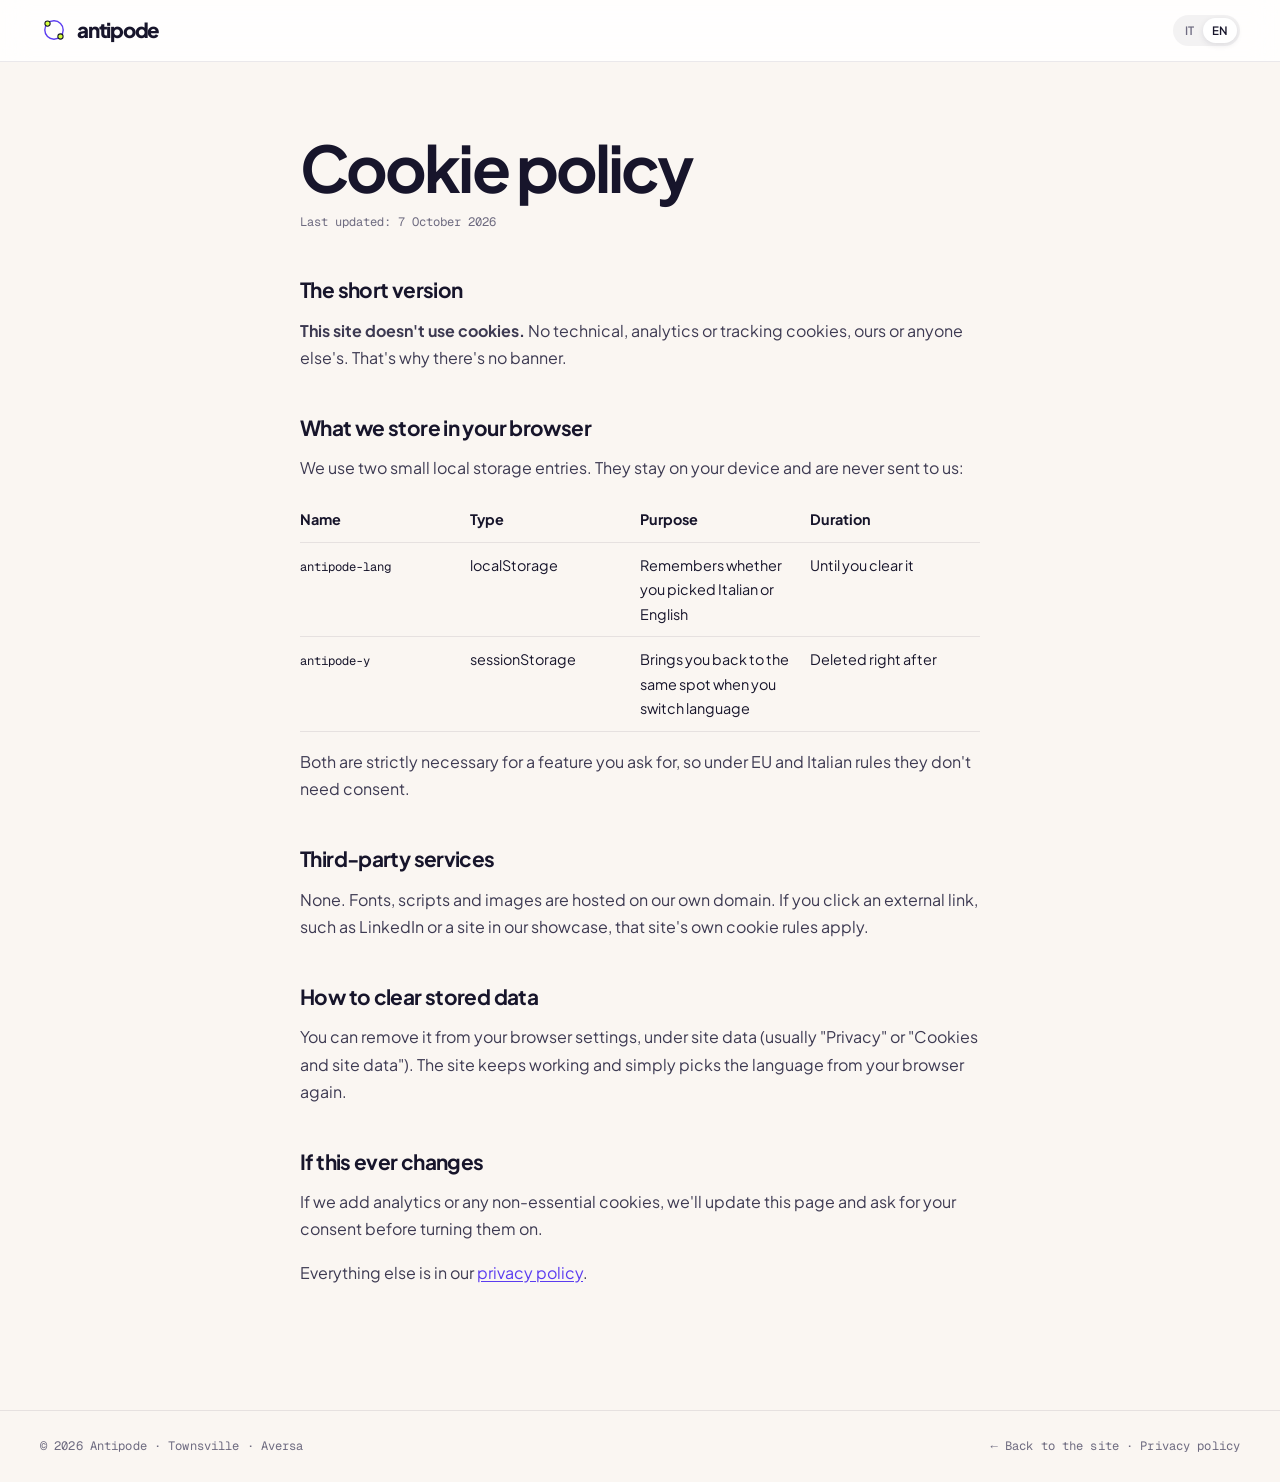
<file: cookie.html>
<!doctype html>
<html lang="it">
<head>
  <meta charset="utf-8">
  <meta name="viewport" content="width=device-width, initial-scale=1">
  <title>Cookie policy — Antipode</title>
  <meta name="robots" content="noindex">
  <link rel="stylesheet" href="css/fonts.css">
  <link rel="stylesheet" href="css/style.css">
  <link rel="icon" href="data:image/svg+xml,%3Csvg xmlns='http://www.w3.org/2000/svg' viewBox='0 0 64 64'%3E%3Crect width='64' height='64' rx='16' fill='%2307080B'/%3E%3Ccircle cx='32' cy='32' r='17' fill='none' stroke='%23F2F3F5' stroke-width='3'/%3E%3Ccircle cx='20' cy='20' r='5' fill='%23C6FF3D'/%3E%3Ccircle cx='44' cy='44' r='5' fill='%23C6FF3D'/%3E%3C/svg%3E">
</head>
<body class="legal-page" data-legal>
  <header class="legal-top">
    <a class="brand" href="index.html"><svg class="brand__mark" viewBox="0 0 32 32" aria-hidden="true"><circle cx="16" cy="16" r="10.5" fill="none" stroke="currentColor" stroke-width="1.6"/><circle cx="8.6" cy="8.6" r="3" class="brand__dot"/><circle cx="23.4" cy="23.4" r="3" class="brand__dot"/></svg><span class="brand__name">antipode</span></a>
    <div class="lang" role="group" aria-label="Lingua / Language">
      <button class="lang__btn" data-lang="it" aria-pressed="true" lang="it">IT</button>
      <button class="lang__btn" data-lang="en" aria-pressed="false" lang="en">EN</button>
    </div>
  </header>

  <main class="legal">
    <!-- ================= ITALIANO ================= -->
    <article lang="it">
      <h1>Cookie policy</h1>
      <p class="meta">Ultimo aggiornamento: 7 ottobre 2026</p>

      <h2>In breve</h2>
      <p><strong>Questo sito non usa cookie.</strong> Niente cookie tecnici, statistici o di profilazione, né nostri né di terze parti. Per questo non vedi un banner.</p>

      <h2>Cosa salviamo nel tuo browser</h2>
      <p>Usiamo due piccole voci di memoria locale, che restano sul tuo dispositivo e non ci vengono mai inviate:</p>
      <table>
        <thead><tr><th>Nome</th><th>Tipo</th><th>A cosa serve</th><th>Durata</th></tr></thead>
        <tbody>
          <tr><td><code>antipode-lang</code></td><td>localStorage</td><td>Ricorda se hai scelto italiano o inglese</td><td>Finché non la cancelli</td></tr>
          <tr><td><code>antipode-y</code></td><td>sessionStorage</td><td>Ti riporta allo stesso punto della pagina quando cambi lingua</td><td>Viene cancellata subito dopo</td></tr>
        </tbody>
      </table>
      <p>Sono strumenti tecnici che servono a una funzione che chiedi tu, quindi non richiedono consenso (art. 122 del Codice Privacy e Linee guida del Garante sui cookie del 10 giugno 2021).</p>

      <h2>Servizi di terze parti</h2>
      <p>Nessuno. Font, script e immagini sono ospitati sul nostro dominio. Se clicchi su un link esterno, come LinkedIn o i siti nello showcase, si applicano i cookie e le regole di quei siti.</p>

      <h2>Come cancellare i dati salvati</h2>
      <p>Puoi eliminarli dalle impostazioni del browser, alla voce che gestisce i dati dei siti (in genere "Privacy" o "Cookie e dati dei siti"). Il sito continua a funzionare: tornerà a scegliere la lingua in base al tuo browser.</p>

      <h2>Se un giorno cambiamo idea</h2>
      <p>Se aggiungeremo strumenti di statistica o altri cookie non tecnici aggiorneremo questa pagina e ti chiederemo il consenso prima di attivarli.</p>
      <p>Per tutto il resto c'è la <a href="privacy.html">privacy policy</a>.</p>
    </article>

    <!-- ================= ENGLISH ================= -->
    <article lang="en">
      <h1>Cookie policy</h1>
      <p class="meta">Last updated: 7 October 2026</p>

      <h2>The short version</h2>
      <p><strong>This site doesn't use cookies.</strong> No technical, analytics or tracking cookies, ours or anyone else's. That's why there's no banner.</p>

      <h2>What we store in your browser</h2>
      <p>We use two small local storage entries. They stay on your device and are never sent to us:</p>
      <table>
        <thead><tr><th>Name</th><th>Type</th><th>Purpose</th><th>Duration</th></tr></thead>
        <tbody>
          <tr><td><code>antipode-lang</code></td><td>localStorage</td><td>Remembers whether you picked Italian or English</td><td>Until you clear it</td></tr>
          <tr><td><code>antipode-y</code></td><td>sessionStorage</td><td>Brings you back to the same spot when you switch language</td><td>Deleted right after</td></tr>
        </tbody>
      </table>
      <p>Both are strictly necessary for a feature you ask for, so under EU and Italian rules they don't need consent.</p>

      <h2>Third-party services</h2>
      <p>None. Fonts, scripts and images are hosted on our own domain. If you click an external link, such as LinkedIn or a site in our showcase, that site's own cookie rules apply.</p>

      <h2>How to clear stored data</h2>
      <p>You can remove it from your browser settings, under site data (usually "Privacy" or "Cookies and site data"). The site keeps working and simply picks the language from your browser again.</p>

      <h2>If this ever changes</h2>
      <p>If we add analytics or any non-essential cookies, we'll update this page and ask for your consent before turning them on.</p>
      <p>Everything else is in our <a href="privacy.html">privacy policy</a>.</p>
    </article>
  </main>

  <footer class="legal-foot mono">
    <span>© 2026 Antipode · Townsville · Aversa</span>
    <span><a href="index.html"><span lang="it">← Torna al sito</span><span lang="en">← Back to the site</span></a> · <a href="privacy.html">Privacy policy</a></span>
  </footer>
  <script src="js/i18n.js"></script>
</body>
</html>
</file>
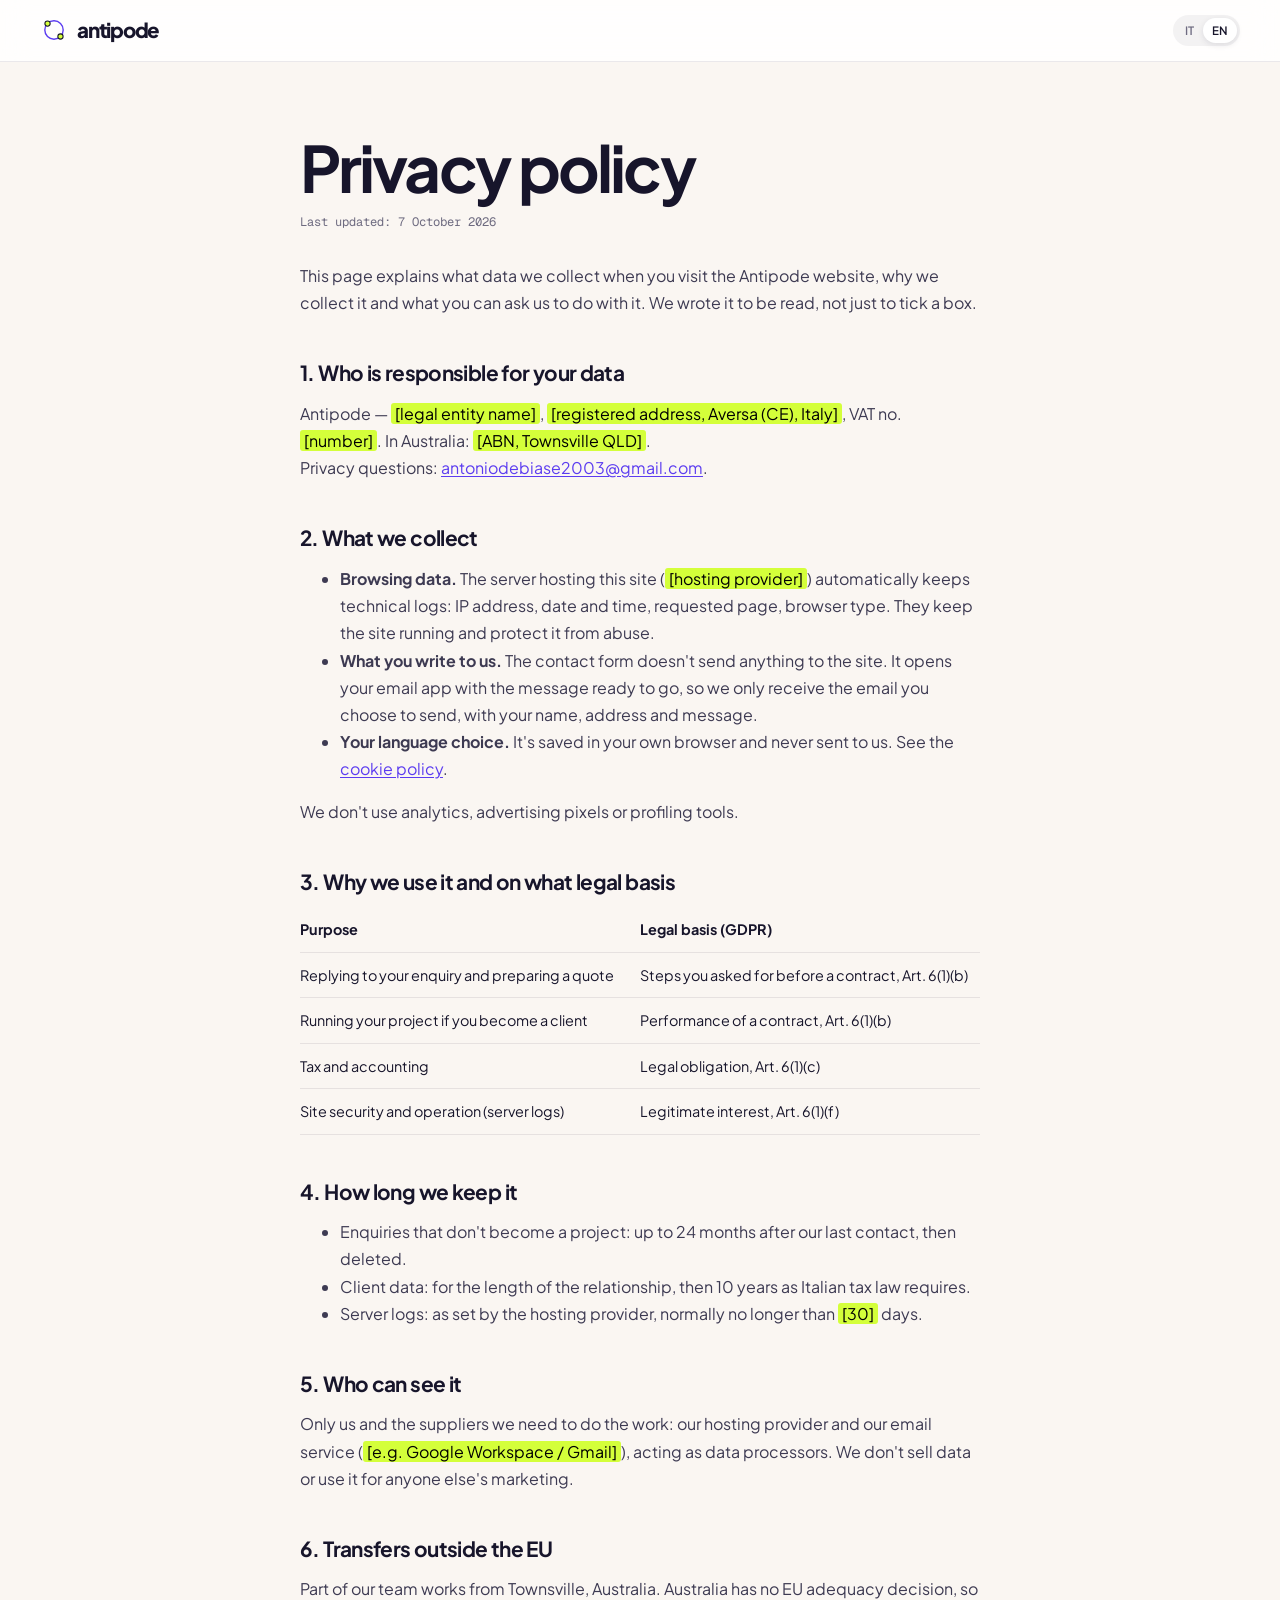
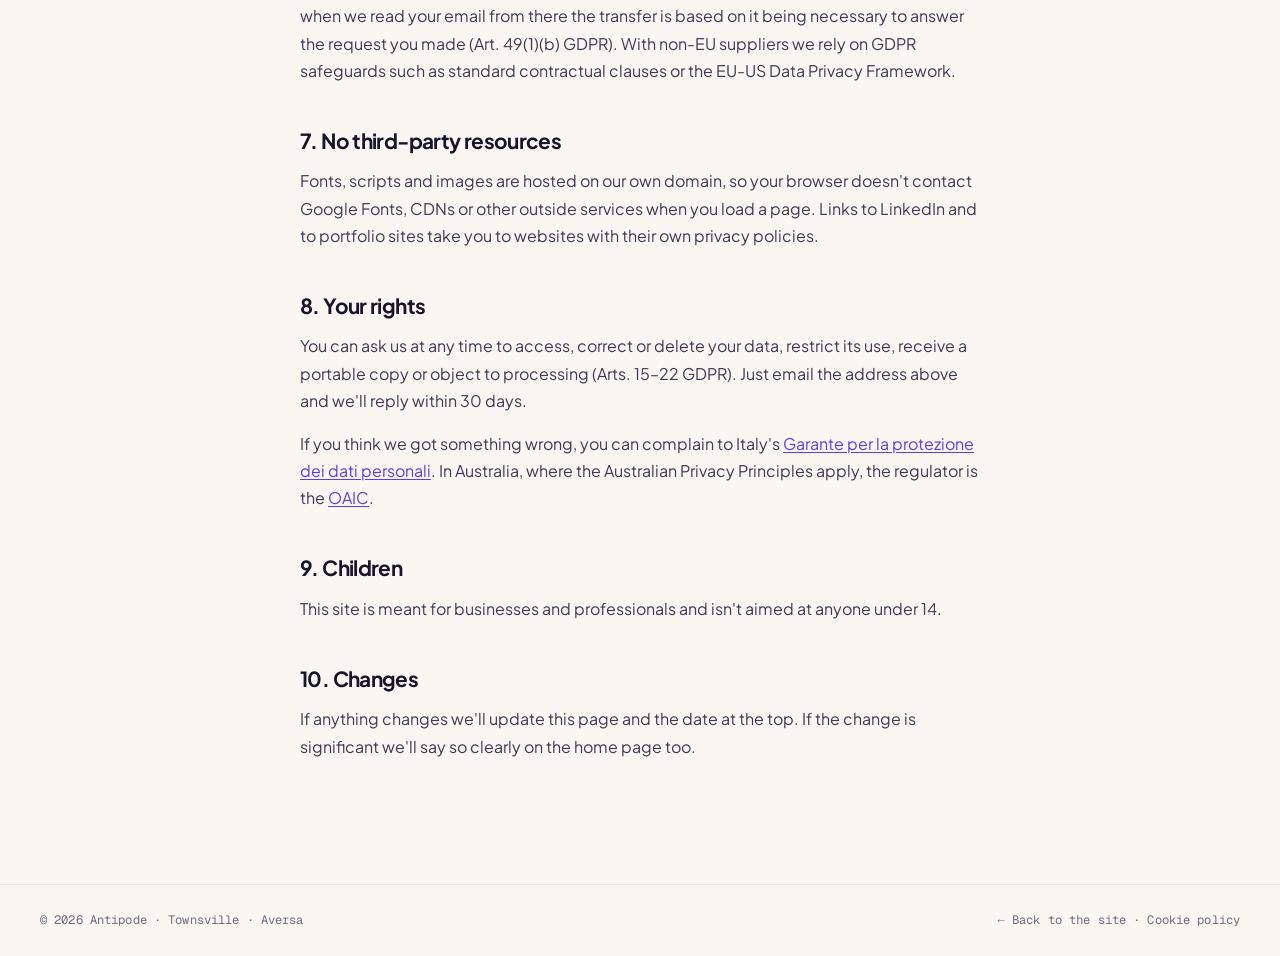
<file: privacy.html>
<!doctype html>
<html lang="it">
<head>
  <meta charset="utf-8">
  <meta name="viewport" content="width=device-width, initial-scale=1">
  <title>Privacy policy — Antipode</title>
  <meta name="robots" content="noindex">
  <link rel="stylesheet" href="css/fonts.css">
  <link rel="stylesheet" href="css/style.css">
  <link rel="icon" href="data:image/svg+xml,%3Csvg xmlns='http://www.w3.org/2000/svg' viewBox='0 0 64 64'%3E%3Crect width='64' height='64' rx='16' fill='%2307080B'/%3E%3Ccircle cx='32' cy='32' r='17' fill='none' stroke='%23F2F3F5' stroke-width='3'/%3E%3Ccircle cx='20' cy='20' r='5' fill='%23C6FF3D'/%3E%3Ccircle cx='44' cy='44' r='5' fill='%23C6FF3D'/%3E%3C/svg%3E">
</head>
<body class="legal-page" data-legal>
  <header class="legal-top">
    <a class="brand" href="index.html"><svg class="brand__mark" viewBox="0 0 32 32" aria-hidden="true"><circle cx="16" cy="16" r="10.5" fill="none" stroke="currentColor" stroke-width="1.6"/><circle cx="8.6" cy="8.6" r="3" class="brand__dot"/><circle cx="23.4" cy="23.4" r="3" class="brand__dot"/></svg><span class="brand__name">antipode</span></a>
    <div class="lang" role="group" aria-label="Lingua / Language">
      <button class="lang__btn" data-lang="it" aria-pressed="true" lang="it">IT</button>
      <button class="lang__btn" data-lang="en" aria-pressed="false" lang="en">EN</button>
    </div>
  </header>

  <main class="legal">
    <!-- ================= ITALIANO ================= -->
    <article lang="it">
      <h1>Privacy policy</h1>
      <p class="meta">Ultimo aggiornamento: 7 ottobre 2026</p>

      <p>Questa pagina spiega quali dati raccogliamo quando visiti il sito di Antipode, perché lo facciamo e cosa puoi chiederci. L'abbiamo scritta per essere letta, non solo per esserci.</p>

      <h2>1. Chi è il titolare del trattamento</h2>
      <p>Antipode — <mark>[ragione sociale e forma giuridica]</mark>, <mark>[indirizzo della sede, Aversa (CE)]</mark>, P.IVA <mark>[numero]</mark>. In Australia: <mark>[ABN, Townsville QLD]</mark>.<br>
      Per qualsiasi domanda sulla privacy: <a href="mailto:antoniodebiase2003@gmail.com">antoniodebiase2003@gmail.com</a>.</p>

      <h2>2. Quali dati trattiamo</h2>
      <ul>
        <li><strong>Dati di navigazione.</strong> Il server che ospita il sito (<mark>[nome del provider di hosting]</mark>) registra in automatico dei log tecnici: indirizzo IP, data e ora, pagina richiesta, tipo di browser. Servono a far funzionare il sito e a difenderlo da abusi.</li>
        <li><strong>Quello che ci scrivi.</strong> Il modulo contatti non invia nulla al sito: apre il tuo programma di posta con il messaggio già compilato. Riceviamo soltanto l'email che decidi di mandarci, con nome, indirizzo e il testo che scrivi.</li>
        <li><strong>La lingua che scegli.</strong> Resta salvata nel tuo browser e non ci viene trasmessa. I dettagli sono nella <a href="cookie.html">cookie policy</a>.</li>
      </ul>
      <p>Non usiamo strumenti di statistica, pixel pubblicitari o sistemi di profilazione.</p>

      <h2>3. Perché li trattiamo e su quale base</h2>
      <table>
        <thead><tr><th>Finalità</th><th>Base giuridica (GDPR)</th></tr></thead>
        <tbody>
          <tr><td>Rispondere alle tue richieste e preparare un preventivo</td><td>Misure precontrattuali richieste da te, art. 6.1.b</td></tr>
          <tr><td>Gestire il progetto se diventi cliente</td><td>Esecuzione del contratto, art. 6.1.b</td></tr>
          <tr><td>Adempimenti fiscali e contabili</td><td>Obbligo di legge, art. 6.1.c</td></tr>
          <tr><td>Sicurezza e funzionamento del sito (log tecnici)</td><td>Legittimo interesse, art. 6.1.f</td></tr>
        </tbody>
      </table>

      <h2>4. Per quanto tempo</h2>
      <ul>
        <li>Richieste che non diventano un progetto: fino a 24 mesi dall'ultimo contatto, poi le cancelliamo.</li>
        <li>Dati dei clienti: per tutta la durata del rapporto e poi per 10 anni, come richiesto dalla normativa fiscale (art. 2220 c.c.).</li>
        <li>Log del server: per il periodo stabilito dal provider di hosting, di norma non oltre <mark>[30]</mark> giorni.</li>
      </ul>

      <h2>5. Chi può vedere i dati</h2>
      <p>Solo noi e i fornitori che ci servono per lavorare: il provider di hosting e il servizio di posta elettronica (<mark>[es. Google Workspace / Gmail]</mark>). Agiscono come responsabili del trattamento. Non vendiamo dati e non li usiamo per il marketing di terzi.</p>

      <h2>6. Trasferimenti fuori dall'Unione Europea</h2>
      <p>Parte del team lavora da Townsville, in Australia. L'Australia non ha una decisione di adeguatezza della Commissione Europea: quando leggiamo la tua email da lì, il trasferimento avviene perché serve a rispondere alla richiesta che ci hai fatto tu (art. 49.1.b GDPR). Con i fornitori extra UE usiamo le garanzie previste dal GDPR, come le clausole contrattuali standard o l'EU-US Data Privacy Framework.</p>

      <h2>7. Niente risorse di terze parti</h2>
      <p>Font, script e immagini del sito sono ospitati sul nostro dominio: aprendo le pagine il tuo browser non contatta Google Fonts, CDN o altri servizi esterni. I link a LinkedIn e ai siti del portfolio ti portano su siti che hanno le proprie privacy policy.</p>

      <h2>8. I tuoi diritti</h2>
      <p>Puoi chiederci in qualsiasi momento di accedere ai tuoi dati, correggerli, cancellarli, limitarne l'uso, riceverli in un formato leggibile od opporti al trattamento (artt. 15–22 GDPR). Basta un'email all'indirizzo qui sopra: rispondiamo entro 30 giorni.</p>
      <p>Se pensi che abbiamo sbagliato qualcosa puoi fare reclamo al <a href="https://www.garanteprivacy.it" target="_blank" rel="noopener">Garante per la protezione dei dati personali</a>. Per chi si trova in Australia, dove si applicano gli Australian Privacy Principles, l'autorità di riferimento è l'<a href="https://www.oaic.gov.au" target="_blank" rel="noopener">OAIC</a>.</p>

      <h2>9. Minori</h2>
      <p>Il sito è pensato per aziende e professionisti e non si rivolge a minori di 14 anni.</p>

      <h2>10. Modifiche</h2>
      <p>Se cambiamo qualcosa aggiorniamo questa pagina e la data in alto. Se le modifiche sono importanti lo scriviamo in modo chiaro anche nella home.</p>
    </article>

    <!-- ================= ENGLISH ================= -->
    <article lang="en">
      <h1>Privacy policy</h1>
      <p class="meta">Last updated: 7 October 2026</p>

      <p>This page explains what data we collect when you visit the Antipode website, why we collect it and what you can ask us to do with it. We wrote it to be read, not just to tick a box.</p>

      <h2>1. Who is responsible for your data</h2>
      <p>Antipode — <mark>[legal entity name]</mark>, <mark>[registered address, Aversa (CE), Italy]</mark>, VAT no. <mark>[number]</mark>. In Australia: <mark>[ABN, Townsville QLD]</mark>.<br>
      Privacy questions: <a href="mailto:antoniodebiase2003@gmail.com">antoniodebiase2003@gmail.com</a>.</p>

      <h2>2. What we collect</h2>
      <ul>
        <li><strong>Browsing data.</strong> The server hosting this site (<mark>[hosting provider]</mark>) automatically keeps technical logs: IP address, date and time, requested page, browser type. They keep the site running and protect it from abuse.</li>
        <li><strong>What you write to us.</strong> The contact form doesn't send anything to the site. It opens your email app with the message ready to go, so we only receive the email you choose to send, with your name, address and message.</li>
        <li><strong>Your language choice.</strong> It's saved in your own browser and never sent to us. See the <a href="cookie.html">cookie policy</a>.</li>
      </ul>
      <p>We don't use analytics, advertising pixels or profiling tools.</p>

      <h2>3. Why we use it and on what legal basis</h2>
      <table>
        <thead><tr><th>Purpose</th><th>Legal basis (GDPR)</th></tr></thead>
        <tbody>
          <tr><td>Replying to your enquiry and preparing a quote</td><td>Steps you asked for before a contract, Art. 6(1)(b)</td></tr>
          <tr><td>Running your project if you become a client</td><td>Performance of a contract, Art. 6(1)(b)</td></tr>
          <tr><td>Tax and accounting</td><td>Legal obligation, Art. 6(1)(c)</td></tr>
          <tr><td>Site security and operation (server logs)</td><td>Legitimate interest, Art. 6(1)(f)</td></tr>
        </tbody>
      </table>

      <h2>4. How long we keep it</h2>
      <ul>
        <li>Enquiries that don't become a project: up to 24 months after our last contact, then deleted.</li>
        <li>Client data: for the length of the relationship, then 10 years as Italian tax law requires.</li>
        <li>Server logs: as set by the hosting provider, normally no longer than <mark>[30]</mark> days.</li>
      </ul>

      <h2>5. Who can see it</h2>
      <p>Only us and the suppliers we need to do the work: our hosting provider and our email service (<mark>[e.g. Google Workspace / Gmail]</mark>), acting as data processors. We don't sell data or use it for anyone else's marketing.</p>

      <h2>6. Transfers outside the EU</h2>
      <p>Part of our team works from Townsville, Australia. Australia has no EU adequacy decision, so when we read your email from there the transfer is based on it being necessary to answer the request you made (Art. 49(1)(b) GDPR). With non-EU suppliers we rely on GDPR safeguards such as standard contractual clauses or the EU-US Data Privacy Framework.</p>

      <h2>7. No third-party resources</h2>
      <p>Fonts, scripts and images are hosted on our own domain, so your browser doesn't contact Google Fonts, CDNs or other outside services when you load a page. Links to LinkedIn and to portfolio sites take you to websites with their own privacy policies.</p>

      <h2>8. Your rights</h2>
      <p>You can ask us at any time to access, correct or delete your data, restrict its use, receive a portable copy or object to processing (Arts. 15–22 GDPR). Just email the address above and we'll reply within 30 days.</p>
      <p>If you think we got something wrong, you can complain to Italy's <a href="https://www.garanteprivacy.it" target="_blank" rel="noopener">Garante per la protezione dei dati personali</a>. In Australia, where the Australian Privacy Principles apply, the regulator is the <a href="https://www.oaic.gov.au" target="_blank" rel="noopener">OAIC</a>.</p>

      <h2>9. Children</h2>
      <p>This site is meant for businesses and professionals and isn't aimed at anyone under 14.</p>

      <h2>10. Changes</h2>
      <p>If anything changes we'll update this page and the date at the top. If the change is significant we'll say so clearly on the home page too.</p>
    </article>
  </main>

  <footer class="legal-foot mono">
    <span>© 2026 Antipode · Townsville · Aversa</span>
    <span><a href="index.html"><span lang="it">← Torna al sito</span><span lang="en">← Back to the site</span></a> · <a href="cookie.html">Cookie policy</a></span>
  </footer>
  <script src="js/i18n.js"></script>
</body>
</html>
</file>
<file: css/fonts.css>
/* latin-ext */
@font-face {
  font-family: 'Geist Mono';
  font-style: normal;
  font-weight: 400;
  font-display: swap;
  src: url(../fonts/gm-n400-x.woff2) format('woff2');
  unicode-range: U+0100-02BA, U+02BD-02C5, U+02C7-02CC, U+02CE-02D7, U+02DD-02FF, U+0304, U+0308, U+0329, U+1D00-1DBF, U+1E00-1E9F, U+1EF2-1EFF, U+2020, U+20A0-20AB, U+20AD-20C4, U+2113, U+2C60-2C7F, U+A720-A7FF;
}
/* latin */
@font-face {
  font-family: 'Geist Mono';
  font-style: normal;
  font-weight: 400;
  font-display: swap;
  src: url(../fonts/gm-n400-l.woff2) format('woff2');
  unicode-range: U+0000-00FF, U+0131, U+0152-0153, U+02BB-02BC, U+02C6, U+02DA, U+02DC, U+0304, U+0308, U+0329, U+2000-206F, U+20AC, U+2122, U+2191, U+2193, U+2212, U+2215, U+FEFF, U+FFFD;
}
/* latin-ext */
@font-face {
  font-family: 'Geist Mono';
  font-style: normal;
  font-weight: 500;
  font-display: swap;
  src: url(../fonts/gm-n500-x.woff2) format('woff2');
  unicode-range: U+0100-02BA, U+02BD-02C5, U+02C7-02CC, U+02CE-02D7, U+02DD-02FF, U+0304, U+0308, U+0329, U+1D00-1DBF, U+1E00-1E9F, U+1EF2-1EFF, U+2020, U+20A0-20AB, U+20AD-20C4, U+2113, U+2C60-2C7F, U+A720-A7FF;
}
/* latin */
@font-face {
  font-family: 'Geist Mono';
  font-style: normal;
  font-weight: 500;
  font-display: swap;
  src: url(../fonts/gm-n500-l.woff2) format('woff2');
  unicode-range: U+0000-00FF, U+0131, U+0152-0153, U+02BB-02BC, U+02C6, U+02DA, U+02DC, U+0304, U+0308, U+0329, U+2000-206F, U+20AC, U+2122, U+2191, U+2193, U+2212, U+2215, U+FEFF, U+FFFD;
}
/* latin-ext */
@font-face {
  font-family: 'Plus Jakarta Sans';
  font-style: italic;
  font-weight: 400 800;
  font-display: swap;
  src: url(../fonts/pjs-i400-x.woff2) format('woff2');
  unicode-range: U+0100-02BA, U+02BD-02C5, U+02C7-02CC, U+02CE-02D7, U+02DD-02FF, U+0304, U+0308, U+0329, U+1D00-1DBF, U+1E00-1E9F, U+1EF2-1EFF, U+2020, U+20A0-20AB, U+20AD-20C4, U+2113, U+2C60-2C7F, U+A720-A7FF;
}
/* latin */
@font-face {
  font-family: 'Plus Jakarta Sans';
  font-style: italic;
  font-weight: 400 800;
  font-display: swap;
  src: url(../fonts/pjs-i400-l.woff2) format('woff2');
  unicode-range: U+0000-00FF, U+0131, U+0152-0153, U+02BB-02BC, U+02C6, U+02DA, U+02DC, U+0304, U+0308, U+0329, U+2000-206F, U+20AC, U+2122, U+2191, U+2193, U+2212, U+2215, U+FEFF, U+FFFD;
}
/* latin-ext */
@font-face {
  font-family: 'Plus Jakarta Sans';
  font-style: normal;
  font-weight: 400 800;
  font-display: swap;
  src: url(../fonts/pjs-n400-x.woff2) format('woff2');
  unicode-range: U+0100-02BA, U+02BD-02C5, U+02C7-02CC, U+02CE-02D7, U+02DD-02FF, U+0304, U+0308, U+0329, U+1D00-1DBF, U+1E00-1E9F, U+1EF2-1EFF, U+2020, U+20A0-20AB, U+20AD-20C4, U+2113, U+2C60-2C7F, U+A720-A7FF;
}
/* latin */
@font-face {
  font-family: 'Plus Jakarta Sans';
  font-style: normal;
  font-weight: 400 800;
  font-display: swap;
  src: url(../fonts/pjs-n400-l.woff2) format('woff2');
  unicode-range: U+0000-00FF, U+0131, U+0152-0153, U+02BB-02BC, U+02C6, U+02DA, U+02DC, U+0304, U+0308, U+0329, U+2000-206F, U+20AC, U+2122, U+2191, U+2193, U+2212, U+2215, U+FEFF, U+FFFD;
}
</file>
<file: css/style.css>
/* =========================================================
   Antipode — AI agency
   Light & warm (Viktor-like), violet gradient cards,
   a lime pinned section (ManyChat-like), mono micro-labels.
   ========================================================= */
:root {
  --bg: #faf6f2;
  --surface: #ffffff;
  --ink: #17152b;
  --muted: #6e6b80;
  --soft: #a5a2b3;
  --line: rgba(23, 21, 43, .09);
  --v1: #3b22c9;
  --v2: #5b3cf0;
  --v3: #a48bff;
  --v-tint: #efeaff;
  --lime: #d4ff3a;
  --peach: #ffd9c2;
  --vgrad: linear-gradient(165deg, #3418bf 0%, #5536ee 48%, #9c7dff 100%);

  --sans: "Plus Jakarta Sans", ui-sans-serif, system-ui, -apple-system, "Segoe UI", sans-serif;
  --mono: "Geist Mono", ui-monospace, "SFMono-Regular", Menlo, monospace;

  --wrap: 1200px;
  --gutter: clamp(16px, 4vw, 40px);
  --ease: cubic-bezier(.2, .8, .2, 1);
  --vh: 100svh;
  interpolate-size: allow-keywords;
}

*, *::before, *::after { box-sizing: border-box; }
html { -webkit-text-size-adjust: 100%; overflow-x: clip; }
html.lenis, html.lenis body { height: auto; }
.lenis.lenis-smooth { scroll-behavior: auto !important; }
body { margin: 0; background: var(--bg); color: var(--ink); font: 400 16px/1.6 var(--sans); -webkit-font-smoothing: antialiased; overflow-x: clip; }
img { display: block; max-width: 100%; height: auto; }
a { color: inherit; text-decoration: none; }
button { font: inherit; color: inherit; cursor: pointer; }
::selection { background: var(--v2); color: #fff; }
:focus-visible { outline: 2px solid var(--v2); outline-offset: 3px; border-radius: 8px; }
h1, h2, h3 { margin: 0; font-weight: 700; letter-spacing: -.045em; line-height: 1.04; }
.mono { font-family: var(--mono); font-size: .74rem; letter-spacing: .01em; }
.wrap { width: min(100%, var(--wrap)); margin-inline: auto; padding-inline: var(--gutter); }
.sr-only { position: absolute; width: 1px; height: 1px; padding: 0; margin: -1px; overflow: hidden; clip: rect(0 0 0 0); white-space: nowrap; border: 0; }
.skip { position: fixed; left: 12px; top: -60px; z-index: 200; background: var(--ink); color: #fff; padding: 10px 14px; border-radius: 10px; }
.skip:focus { top: 12px; }
.grad { background: linear-gradient(90deg, #5b3cf0, #a48bff 90%); -webkit-background-clip: text; background-clip: text; color: transparent; padding-bottom: .06em; }
.vcard { background: var(--vgrad); color: #fff; border-radius: 30px; position: relative; overflow: hidden; }
.vcard::after { content: ""; position: absolute; inset: 0; pointer-events: none; background: radial-gradient(80% 60% at 85% 0%, rgba(255,255,255,.18), transparent 60%); }
.tag { display: inline-block; margin: 0 0 16px; padding: 5px 11px; border-radius: 999px; background: var(--v-tint); color: var(--v2); font: 600 .72rem/1 var(--sans); letter-spacing: .02em; }
.lead { color: var(--muted); font-size: clamp(1rem, 1.3vw, 1.15rem); line-height: 1.65; max-width: 54ch; margin: 18px 0 0; }
.emoji { display: inline-grid; width: 54px; height: 54px; margin-bottom: 14px; }
.emoji svg { width: 100%; height: 100%; }

/* ---------- buttons ---------- */
.btn {
  display: inline-flex; align-items: center; justify-content: center; gap: .5em;
  padding: .9em 1.4em; border-radius: 999px; border: 1px solid transparent;
  font: 600 .95rem/1 var(--sans); white-space: nowrap;
  transition: transform .35s var(--ease), box-shadow .35s var(--ease), background .2s, color .2s;
}
.btn:hover { transform: translateY(-2px); }
.btn--dark { background: var(--ink); color: #fff; box-shadow: 0 10px 24px -10px rgba(23,21,43,.55); }
.btn--dark:hover { box-shadow: 0 16px 30px -12px rgba(59,34,201,.6); background: #22204a; }
.btn--light { background: #fff; color: var(--ink); border-color: var(--line); }
.btn--white { background: #fff; color: var(--ink); }
.btn--sm { padding: .66em 1.05em; font-size: .86rem; }
.btn--lg { padding: 1.1em 1.8em; font-size: 1rem; }
.btn--block { width: 100%; }

/* ---------- nav ---------- */
.nav { position: fixed; z-index: 50; top: 12px; left: 0; right: 0; padding-inline: 12px; pointer-events: none; }
.nav__bar {
  pointer-events: auto; margin: 0 auto; width: min(100%, 1180px);
  display: flex; align-items: center; justify-content: space-between; gap: 16px;
  padding: 10px 10px 10px 20px; border-radius: 20px;
  background: rgba(255,255,255,.82); border: 1px solid rgba(255,255,255,.9);
  box-shadow: 0 10px 30px -18px rgba(23,21,43,.35); backdrop-filter: blur(14px) saturate(160%);
}
.brand { display: inline-flex; align-items: center; gap: 9px; color: var(--ink); }
.brand__mark { width: 28px; height: 28px; color: var(--v2); }
.brand__dot { fill: var(--lime); stroke: var(--ink); stroke-width: 1.2; }
.brand__name { font-weight: 800; font-size: 1.28rem; letter-spacing: -.06em; }
.brand--light, .brand--light .brand__mark { color: #fff; }
.nav__links { display: flex; gap: 2px; }
.nav__links a { padding: 8px 13px; border-radius: 999px; color: var(--muted); font-size: .92rem; font-weight: 500; transition: color .2s, background .2s; }
.nav__links a:hover { color: var(--ink); background: rgba(23,21,43,.05); }
.nav__right { display: flex; align-items: center; gap: 8px; }
.lang { display: inline-flex; padding: 3px; border-radius: 999px; background: rgba(23,21,43,.05); }
.lang__btn { border: 0; background: transparent; color: var(--muted); font: 600 .72rem/1 var(--sans); padding: 7px 9px; border-radius: 999px; }
.lang__btn[aria-pressed="true"] { background: #fff; color: var(--ink); box-shadow: 0 2px 6px rgba(23,21,43,.1); }

/* =========================================================
   HERO
   ========================================================= */
.hero { position: relative; padding: 150px 0 40px; overflow: hidden; }
.hero__haze {
  position: absolute; inset: 0 0 auto; height: 900px; pointer-events: none; z-index: -1;
  background:
    radial-gradient(40% 50% at 15% 0%, rgba(155,125,255,.55), transparent 70%),
    radial-gradient(45% 55% at 85% 5%, rgba(255,190,160,.6), transparent 70%),
    radial-gradient(60% 60% at 50% 40%, rgba(255,255,255,.7), transparent 70%);
  filter: blur(10px);
}
.hero__inner { display: grid; justify-items: center; text-align: center; }
.proof-pill { display: inline-flex; align-items: center; gap: 10px; margin: 0 0 22px; padding: 6px 14px 6px 6px; border-radius: 999px; background: rgba(255,255,255,.75); border: 1px solid #fff; box-shadow: 0 6px 18px -10px rgba(23,21,43,.3); font-size: .9rem; font-weight: 500; }
.proof-pill__flags { display: flex; }
.proof-pill__flags i { width: 26px; height: 26px; border-radius: 50%; display: grid; place-items: center; font: 700 .6rem/1 var(--mono); font-style: normal; color: #fff; border: 2px solid #fff; }
.proof-pill__flags i:first-child { background: var(--v2); }
.proof-pill__flags i:last-child { background: var(--ink); margin-left: -8px; }
.hero__title { font-size: clamp(2.7rem, 6.6vw, 5.8rem); max-width: 16ch; line-height: 1.02; }
.hero__sub { color: var(--muted); font-size: clamp(1.05rem, 1.5vw, 1.25rem); line-height: 1.6; max-width: 54ch; margin: 24px 0 0; }
.hero__ctas { display: flex; flex-wrap: wrap; justify-content: center; gap: 12px; margin-top: 34px; }
.assure { list-style: none; padding: 0; margin: 28px 0 0; display: flex; flex-wrap: wrap; justify-content: center; gap: 10px 30px; color: var(--muted); font-size: .9rem; }
.assure li { display: flex; align-items: center; gap: 8px; }
.assure svg { width: 18px; height: 18px; fill: none; stroke: var(--soft); stroke-width: 1.7; stroke-linecap: round; stroke-linejoin: round; }
.live { display: inline-block; width: 7px; height: 7px; border-radius: 50%; background: #22c55e; box-shadow: 0 0 0 0 rgba(34,197,94,.5); animation: ping 2s infinite; }
@keyframes ping { 70% { box-shadow: 0 0 0 7px rgba(34,197,94,0); } 100% { box-shadow: 0 0 0 0 rgba(34,197,94,0); } }

/* words reveal */
.w { display: inline-block; overflow: hidden; vertical-align: top; padding: 0 .06em .1em 0; margin: 0 -.06em -.1em 0; }
.w > span { display: inline-block; will-change: transform; }

/* hero visual: real projects + services */
.shot { margin: 64px auto 0; max-width: 1100px; perspective: 1400px; }
.stage { height: 520px; transform-origin: 50% 0; box-shadow: 0 50px 100px -40px rgba(59,34,201,.55), 0 20px 40px -20px rgba(23,21,43,.25); }
.stage::before { content: ""; position: absolute; inset: 0; background-image: linear-gradient(rgba(255,255,255,.07) 1px, transparent 1px), linear-gradient(90deg, rgba(255,255,255,.07) 1px, transparent 1px); background-size: 48px 48px; -webkit-mask-image: radial-gradient(70% 70% at 50% 50%, #000, transparent); mask-image: radial-gradient(70% 70% at 50% 50%, #000, transparent); }
.win { position: absolute; margin: 0; border-radius: 14px; overflow: hidden; background: #fff; box-shadow: 0 30px 60px -20px rgba(16,8,70,.6); z-index: 1; }
.win img { width: 100%; aspect-ratio: 16 / 10; object-fit: cover; object-position: left top; }
.win__bar { display: flex; align-items: center; gap: 5px; padding: 8px 10px; background: #f3f1f8; }
.win__bar i { width: 8px; height: 8px; border-radius: 50%; background: #d9d5e5; }
.win__bar span { margin-left: 8px; padding: 2px 10px; border-radius: 6px; background: #fff; font: 500 .66rem/1.4 var(--mono); color: var(--muted); }
.win--c { left: 23%; top: 56px; width: 54%; z-index: 3; }
.win--l { left: 5%; top: 120px; width: 40%; rotate: -6deg; z-index: 2; }
.win--r { right: 5%; top: 120px; width: 40%; rotate: 6deg; z-index: 2; }
.float, .stat { position: absolute; z-index: 4; display: inline-flex; align-items: center; gap: 9px; padding: 10px 14px 10px 10px; border-radius: 14px; background: #fff; color: var(--ink); font-weight: 600; font-size: .86rem; box-shadow: 0 16px 34px -14px rgba(16,8,70,.55); white-space: nowrap; }
.float img { width: 28px; height: 28px; padding: 5px; border-radius: 8px; background: #f3f1f8; }
.f1 { left: 4%; top: 40px; } .f2 { right: 5%; top: 46px; } .f3 { left: 9%; bottom: 46px; } .f4 { right: 10%; bottom: 40px; }
.stat { flex-direction: column; align-items: flex-start; gap: 0; padding: 10px 16px; }
.stat b { font-size: 1.6rem; letter-spacing: -.05em; color: var(--v2); line-height: 1.1; }
.stat span { font-size: .72rem; color: var(--muted); font-weight: 500; }
.s1 { left: 32%; bottom: 22px; } .s2 { right: 31%; bottom: 22px; }
.shot__note { text-align: center; color: var(--soft); margin: 14px 0 0; }

/* logos */
.logos { margin-top: 70px; display: grid; gap: 18px; }
.logos__label { margin: 0; text-align: center; color: var(--muted); font-size: .9rem; }
.logos__marquee { overflow: hidden; -webkit-mask-image: linear-gradient(90deg, transparent, #000 15%, #000 85%, transparent); mask-image: linear-gradient(90deg, transparent, #000 15%, #000 85%, transparent); }
.logos__track { list-style: none; margin: 0; padding: 0; display: flex; gap: 64px; width: max-content; animation: marquee 40s linear infinite; }
.logos__track li { font-size: clamp(1.15rem, 1.8vw, 1.5rem); font-weight: 700; letter-spacing: -.04em; color: #b7b3c4; white-space: nowrap; }
@keyframes marquee { to { transform: translateX(-50%); } }

/* =========================================================
   BEFORE / AFTER
   ========================================================= */
.ba { padding-top: clamp(100px, 14vh, 160px); }
.ba__head { display: grid; justify-items: center; text-align: center; }
.ba__head h2, .uses__head h2 { font-size: clamp(2.3rem, 5.2vw, 4.4rem); max-width: 16ch; }
.ba__head .lead, .uses__head .lead { margin-inline: auto; }
.ba__pin { height: 230vh; }
.ba__stage { position: sticky; top: 0; height: 100vh; height: var(--vh); display: flex; align-items: center; justify-content: center; gap: 24px; padding-top: 40px; }
.bacard { width: min(420px, 42vw); border-radius: 30px; padding: 34px 30px 30px; will-change: transform; }
.bacard--before { background: #efebe6; color: var(--ink); }
.bacard--after { background: var(--vgrad); color: #fff; position: relative; z-index: 2; box-shadow: 0 40px 80px -30px rgba(59,34,201,.6); }
.bacard__kicker { margin: 0 0 8px; text-align: center; font-weight: 700; font-size: .78rem; opacity: .7; }
.bacard h3 { text-align: center; font-size: clamp(2rem, 3vw, 2.6rem); font-weight: 800; letter-spacing: -.05em; margin-bottom: 40px; }
.bacard ul { list-style: none; padding: 0; margin: 0 0 6px; }
.bacard li { display: flex; justify-content: space-between; align-items: center; gap: 14px; padding: 13px 0; border-top: 1px solid currentColor; border-color: rgba(23,21,43,.12); text-transform: uppercase; font-size: .7rem; line-height: 1.4; }
.bacard--after li { border-color: rgba(255,255,255,.22); }
.bacard li::after { content: "✕"; flex: none; width: 18px; height: 18px; border-radius: 5px; display: grid; place-items: center; background: var(--ink); color: #fff; font-size: .62rem; }
.bacard--after li::after { content: "✓"; background: var(--lime); color: var(--ink); }
.bacard .btn { margin-top: 18px; }
.scribble-wrap { position: relative; display: inline-block; }
.scribble { position: absolute; left: -12%; top: -22%; width: 124%; height: 150%; overflow: visible; pointer-events: none; }
.scribble path { fill: none; stroke: var(--lime); stroke-width: 3.2; stroke-linecap: round; }

/* =========================================================
   HOW IT WORKS (sticky, Viktor-like)
   ========================================================= */
.how__pin { height: 320vh; }
.how__sticky { position: sticky; top: 0; height: 100vh; height: var(--vh); display: grid; grid-template-columns: 1fr 1.05fr; gap: clamp(30px, 6vw, 90px); align-items: center; padding-top: 70px; }
.how__copy h2 { font-size: clamp(2.2rem, 4.4vw, 3.8rem); }
.how__steps { list-style: none; padding: 0; margin: 34px 0 0; display: grid; gap: 4px; border-left: 2px solid var(--line); }
.how__steps li { display: flex; gap: 14px; padding: 9px 0 9px 18px; margin-left: -2px; border-left: 2px solid transparent; color: var(--soft); font-size: .82rem; transition: color .3s, border-color .3s; }
.how__steps li.is-active { color: var(--ink); border-color: var(--v2); }
.how__steps li span:first-child { color: var(--v2); }
.how__card { display: grid; padding: 24px; min-height: 610px; }
.how__pane { grid-area: 1 / 1; display: flex; flex-direction: column; justify-content: space-between; gap: 30px; opacity: 0; transform: translateY(18px); transition: opacity .5s var(--ease), transform .6s var(--ease); position: relative; z-index: 1; }
.how__pane.is-active { opacity: 1; transform: none; }
.how__text p { margin: 0; color: rgba(255,255,255,.82); max-width: 46ch; }
.how__text .mono { color: rgba(255,255,255,.6); margin-bottom: 8px; }
.how__text h3 { font-size: 1.7rem; margin-bottom: 10px; color: #fff; }
.ui { background: rgba(255,255,255,.14); border: 1px solid rgba(255,255,255,.25); border-radius: 20px; padding: 14px; backdrop-filter: blur(6px); display: grid; gap: 10px; }
.ui__row { display: flex; align-items: center; gap: 12px; background: rgba(255,255,255,.12); border-radius: 14px; padding: 12px 14px; }
.ui__row b { display: block; font-size: .92rem; }
.ui__row small { color: rgba(255,255,255,.7); font-size: .74rem; }
.ui__row--hl { background: #fff; color: var(--ink); box-shadow: 0 0 0 3px rgba(255,255,255,.35); }
.ui__row--hl small { color: var(--muted); }
.ui__row--head { justify-content: space-between; background: #fff; color: var(--ink); }
.ok { margin-left: auto; width: 24px; height: 24px; border-radius: 50%; display: grid; place-items: center; background: var(--lime); color: var(--ink); font-size: .75rem; font-weight: 800; }
.ic { flex: none; width: 38px; height: 38px; border-radius: 11px; display: grid; place-items: center; font-weight: 800; color: #fff; background: #fff; }
.ic img { width: 22px; height: 22px; }
.prog { margin-left: auto; width: 54px; height: 6px; border-radius: 6px; background: #ece9f3; overflow: hidden; }
.prog i { display: block; height: 100%; width: var(--w); background: var(--v2); }
.ic--wa { background: #25d366; } .ic--cal { background: #4285f4; } .ic--crm { background: #ff7a59; } .ic--doc { background: var(--ink); } .ic--brand { background: var(--ink); color: var(--lime); }
.ui--msg { background: #fff; color: var(--ink); }
.msgrow { display: flex; gap: 12px; }
.msgrow p { margin: 6px 0; }
.msgrow ul { list-style: none; margin: 0 0 10px; padding: 0; font-size: .92rem; display: grid; gap: 4px; }
.msgrow small { color: var(--soft); }
.chip-file { display: inline-block; padding: 8px 12px; border-radius: 10px; border: 1px solid var(--line); background: #f7f5fb; }

/* =========================================================
   USE CASES (lime pinned, ManyChat-like)
   ========================================================= */
.uses { padding-top: clamp(80px, 12vh, 140px); }
.uses__head { display: grid; justify-items: center; text-align: center; margin-bottom: 50px; }
.uses__pin { height: 400vh; }
.uses__sticky {
  position: sticky; top: 0; height: 100vh; height: var(--vh); overflow: hidden; display: flex; align-items: center;
  background-color: var(--lime);
  background-image: linear-gradient(rgba(23,21,43,.07) 1px, transparent 1px), linear-gradient(90deg, rgba(23,21,43,.07) 1px, transparent 1px);
  background-size: 25% 120px; background-position: center top;
}
.uses__grid { display: grid; grid-template-columns: 1.1fr 1fr; gap: 40px; align-items: center; padding-top: 50px; }
.dashes { display: flex; gap: 6px; margin-bottom: 30px; }
.dashes i { width: 18px; height: 3px; border-radius: 3px; background: rgba(23,21,43,.25); transition: width .4s var(--ease), background .3s; }
.dashes i.on { width: 46px; background: var(--ink); }
.uses__texts { display: grid; min-height: 260px; }
.utext { grid-area: 1 / 1; opacity: 0; transform: translateY(40px); transition: opacity .5s var(--ease), transform .6s var(--ease); pointer-events: none; }
.utext.is-active { opacity: 1; transform: none; pointer-events: auto; }
.utext.is-past { transform: translateY(-40px); }
.utext h3 { font-size: clamp(2.2rem, 4.4vw, 3.9rem); font-weight: 800; letter-spacing: -.055em; line-height: .98; max-width: 13ch; }
.utext p { margin: 20px 0 0; max-width: 42ch; font-size: 1.08rem; }
.phone-wrap { display: grid; justify-items: center; gap: 14px; }
.phone { width: 300px; height: 600px; border-radius: 46px; background: #0f0e17; padding: 12px; box-shadow: 0 40px 80px -30px rgba(23,21,43,.55); }
.phone__screen { position: relative; width: 100%; height: 100%; border-radius: 36px; overflow: hidden; background: #fff; }
.scr { position: absolute; inset: 0; padding: 18px 14px; display: flex; flex-direction: column; justify-content: flex-end; gap: 8px; opacity: 0; transform: translateY(30px) scale(.98); transition: opacity .5s var(--ease), transform .6s var(--ease); font-size: .82rem; }
.scr.is-active { opacity: 1; transform: none; }
.phone-label { position: relative; overflow: hidden; width: 300px; display: flex; justify-content: space-between; align-items: center; gap: 10px; padding: 11px 14px; border-radius: 10px; background: var(--v2); color: #fff; font-weight: 600; font-size: .82rem; }
.phone-label i { position: absolute; left: 0; bottom: 0; height: 3px; width: 0; background: var(--lime); }

/* =========================================================
   GENERIC SECTIONS
   ========================================================= */
.section { padding: clamp(90px, 13vh, 150px) 0; }
.section h2 { font-size: clamp(2.2rem, 4.8vw, 4rem); max-width: 18ch; }

/* services */
.svc-grid { display: grid; grid-template-columns: repeat(3, 1fr); gap: 18px; margin-top: 46px; }
.scard { background: #fff; border-radius: 28px; padding: 12px 12px 26px; box-shadow: 0 1px 0 var(--line), 0 20px 40px -30px rgba(23,21,43,.25); transition: transform .4s var(--ease), box-shadow .4s var(--ease); }
.scard:hover { transform: translateY(-6px); box-shadow: 0 30px 60px -30px rgba(59,34,201,.35); }
.scard h3 { font-size: 1.5rem; margin: 24px 14px 10px; }
.scard p { margin: 0 14px; color: var(--muted); }
.scard__vis { height: 210px; border-radius: 20px; display: grid; place-items: center; padding: 20px; }
.mini { position: relative; z-index: 1; width: 100%; }
.mini--road { display: grid; gap: 10px; }
.mini--road span { display: block; width: var(--w); padding: 10px 12px; border-radius: 10px; background: rgba(255,255,255,.95); color: var(--ink); font-size: .78rem; font-weight: 600; }
.mini--road span:first-child { background: var(--lime); }
.mini--agent { display: grid; gap: 10px; }
.mini--agent span { max-width: 85%; padding: 10px 13px; border-radius: 14px; font-size: .8rem; }
.mini--agent .b1 { background: rgba(255,255,255,.95); color: var(--ink); justify-self: start; border-bottom-left-radius: 4px; }
.mini--agent .b2 { background: var(--ink); color: #fff; justify-self: end; border-bottom-right-radius: 4px; }
.mini--site { background: #fff; border-radius: 14px; padding: 10px; }
.mini__browser { display: flex; gap: 5px; margin-bottom: 10px; }
.mini__browser i { width: 8px; height: 8px; border-radius: 50%; background: #e3e0ea; }
.mini__chart { display: flex; align-items: flex-end; gap: 8px; height: 110px; }
.mini__chart i { flex: 1; height: var(--h); border-radius: 6px 6px 2px 2px; background: var(--v-tint); }
.mini__chart i:last-child { background: var(--v2); }

.integ { margin-top: 18px; padding: clamp(36px, 5vw, 60px); text-align: center; display: grid; justify-items: center; }
.integ > * { position: relative; z-index: 1; }
.integ__k { margin: 0 0 12px; padding: 5px 11px; border-radius: 99px; background: rgba(255,255,255,.18); }
.integ h3 { font-size: clamp(1.8rem, 3.6vw, 3rem); max-width: 20ch; }
.integ__tiles { list-style: none; padding: 0; margin: 34px 0 0; display: flex; flex-wrap: wrap; justify-content: center; gap: 10px; max-width: 900px; }
.integ__tiles li { display: inline-flex; align-items: center; gap: 9px; padding: 9px 14px 9px 9px; border-radius: 14px; background: rgba(255,255,255,.14); border: 1px solid rgba(255,255,255,.25); font-weight: 600; font-size: .9rem; backdrop-filter: blur(6px); }
.integ__tiles img { width: 30px; height: 30px; padding: 6px; border-radius: 9px; background: #fff; }
.integ h2 { font-size: clamp(1.8rem, 3.6vw, 3rem); max-width: 22ch; }
.integ__more { margin: 22px 0 0; opacity: .7; }

/* ROI */
.roi__card { display: grid; grid-template-columns: 1.15fr 1fr; gap: clamp(26px, 4vw, 60px); background: #fff; border-radius: 36px; padding: clamp(24px, 4vw, 52px); box-shadow: 0 30px 70px -40px rgba(23,21,43,.3); }
.roi h2 { font-size: clamp(2rem, 3.6vw, 3.2rem); }
.sliders { display: grid; gap: 24px; margin-top: 34px; }
.slider { display: grid; grid-template-columns: 1fr auto; gap: 12px 16px; align-items: center; }
.slider span { color: var(--muted); font-weight: 500; }
.slider output { font: 600 .95rem/1 var(--mono); }
.slider input { grid-column: 1 / -1; width: 100%; appearance: none; height: 6px; border-radius: 6px; background: linear-gradient(90deg, var(--v2) var(--p, 50%), #ece9f3 var(--p, 50%)); }
.slider input::-webkit-slider-thumb { appearance: none; width: 22px; height: 22px; border-radius: 50%; background: #fff; border: 5px solid var(--v2); box-shadow: 0 4px 10px rgba(59,34,201,.35); cursor: grab; }
.slider input::-moz-range-thumb { width: 14px; height: 14px; border-radius: 50%; background: #fff; border: 5px solid var(--v2); cursor: grab; }
.roi__result { padding: clamp(24px, 3vw, 40px); display: flex; flex-direction: column; justify-content: center; gap: 22px; border-radius: 28px; }
.roi__result > * { position: relative; z-index: 1; }
.roi__num { display: block; font-size: clamp(3rem, 6vw, 5rem); font-weight: 800; letter-spacing: -.06em; line-height: 1; font-variant-numeric: tabular-nums; }
.roi__result > div:nth-child(2) .roi__num { color: var(--lime); }
.roi__unit { color: rgba(255,255,255,.8); }
.roi__note { margin: 0; color: rgba(255,255,255,.7); }

/* cases */
.stories { display: grid; grid-template-columns: repeat(3, 1fr); gap: 18px; margin-top: 46px; }
.story { background: #fff; border-radius: 28px; padding: 12px 12px 24px; box-shadow: 0 1px 0 var(--line), 0 20px 40px -30px rgba(23,21,43,.25); display: flex; flex-direction: column; transition: transform .4s var(--ease); }
.story:hover { transform: translateY(-6px); }
.story__top { position: relative; height: 260px; border-radius: 20px; padding: 22px; display: flex; flex-direction: column; justify-content: flex-start; gap: 12px; }
.story__top > * { position: relative; z-index: 1; }
.story__k { font: 500 .72rem/1 var(--mono); opacity: .8; }
.story__big { font-size: 1.55rem; font-weight: 700; letter-spacing: -.045em; line-height: 1.08; max-width: 15ch; }
.story__img { position: absolute; z-index: 1; right: -12px; bottom: -22px; width: 54%; border-radius: 12px; border: 3px solid rgba(255,255,255,.85); box-shadow: 0 20px 40px -10px rgba(0,0,0,.4); transform: rotate(-5deg); transition: transform .6s var(--ease); aspect-ratio: 16 / 10; object-fit: cover; object-position: left top; }
.story:hover .story__img { transform: rotate(-2deg) translateY(-6px); }
.story h3 { font-size: 1.2rem; margin: 22px 12px 8px; letter-spacing: -.03em; }
.story p { margin: 0 12px; color: var(--muted); font-size: .94rem; }
.story__chips { display: flex; flex-wrap: wrap; gap: 6px; margin: 16px 12px 0; }
.story__chips span { padding: 6px 10px; border-radius: 99px; background: var(--v-tint); color: var(--v1); font-size: .74rem; font-weight: 600; }
.story__link { margin: auto 12px 0; padding-top: 18px; font-weight: 600; color: var(--v2); }
.plist { margin-top: 26px; }
.plist__toggle { width: 100%; display: flex; align-items: center; gap: 10px; padding: 18px 22px; border-radius: 18px; border: 1px solid var(--line); background: #fff; font-weight: 600; text-align: left; }
.plist__toggle b { color: var(--v2); }
.plist__toggle i { margin-left: auto; font-style: normal; transition: transform .3s var(--ease); }
.plist__toggle[aria-expanded="true"] i { transform: rotate(180deg); }
.plist__rows { list-style: none; padding: 0; margin: 10px 0 0; background: #fff; border-radius: 18px; border: 1px solid var(--line); overflow: hidden; }
.plist__rows li + li { border-top: 1px solid var(--line); }
.prow { display: grid; grid-template-columns: 1.4fr 1fr 90px 24px; gap: 16px; align-items: center; padding: 15px 22px; transition: background .2s, padding .3s var(--ease); }
.prow:hover { background: #faf8ff; padding-left: 30px; }
.prow__t { font-weight: 600; }
.prow__c, .prow__y { color: var(--muted); font-size: .8rem; }
.prow__y { text-align: right; }
.prow__a { color: var(--v2); }
.prow__thumb { display: none; }
.cases__note { color: var(--soft); margin: 22px 0 0; max-width: 80ch; }
.hover-preview { position: fixed; left: 0; top: 0; z-index: 40; width: 300px; aspect-ratio: 16 / 10; pointer-events: none; border-radius: 14px; overflow: hidden; border: 3px solid #fff; box-shadow: 0 30px 60px -20px rgba(23,21,43,.45); opacity: 0; scale: .85; transition: opacity .25s, scale .3s var(--ease); }
.hover-preview.is-on { opacity: 1; scale: 1; }
.hover-preview img { width: 100%; height: 100%; object-fit: cover; object-position: left top; }

/* founder */
.fcard { display: grid; grid-template-columns: 1.5fr 1fr; gap: 30px 40px; padding: clamp(28px, 5vw, 64px); }
.fcard > * { position: relative; z-index: 1; }
.fcard__badge { display: inline-flex; flex-wrap: wrap; gap: 6px; margin: 0 0 26px; }
.fcard__badge span { padding: 6px 11px; border-radius: 99px; background: rgba(255,255,255,.16); }
.fcard__badge b { color: var(--lime); font-weight: 500; }
.fcard__quote { font-size: clamp(1.5rem, 2.7vw, 2.35rem); font-weight: 700; letter-spacing: -.045em; line-height: 1.12; max-width: 22ch; }
.fcard__who { margin: 30px 0 0; display: grid; gap: 2px; }
.fcard__who span { opacity: .75; font-size: .92rem; }
.fcard__bio { margin: 18px 0 0; opacity: .82; max-width: 56ch; font-size: .96rem; }
.fcard__bigA { grid-row: span 2; grid-column: 2; align-self: start; justify-self: end; width: min(100%, 300px); aspect-ratio: 1; border-radius: 40px; display: grid; place-items: center; background: rgba(255,255,255,.14); border: 1px solid rgba(255,255,255,.3); backdrop-filter: blur(10px); font-size: 11rem; font-weight: 800; letter-spacing: -.08em; color: rgba(255,255,255,.9); line-height: 1; box-shadow: inset 0 1px 0 rgba(255,255,255,.4); }
.fcard__copy { grid-column: 1; grid-row: 1; }
.fcard__stats { grid-column: 1 / -1; display: flex; flex-wrap: wrap; align-items: center; gap: 12px 40px; border-top: 1px solid rgba(255,255,255,.22); padding-top: 26px; }
.fcard__stats div { display: grid; }
.fcard__stats b { font-size: 2.4rem; font-weight: 800; letter-spacing: -.05em; line-height: 1; }
.fcard__stats span { opacity: .75; font-size: .86rem; }
.fcard__li { margin-left: auto; width: 46px; height: 46px; border-radius: 12px; display: grid; place-items: center; background: #fff; color: var(--v1); font-weight: 800; }
.quotes { display: grid; grid-template-columns: repeat(3, 1fr); gap: 16px; margin-top: 18px; }
.quotes:empty { display: none; }
.quote { position: relative; margin: 0; background: #fff; border-radius: 24px; padding: 26px; display: flex; flex-direction: column; gap: 16px; box-shadow: 0 20px 40px -30px rgba(23,21,43,.25); }
.quote blockquote { margin: 0; font-size: 1.05rem; line-height: 1.5; flex: 1; }
.quote figcaption { display: grid; font-size: .88rem; }
.quote figcaption span { color: var(--muted); }
.quote--todo { border: 2px dashed var(--v3); box-shadow: none; opacity: .8; }
.quote__todo { position: absolute; top: -10px; right: 16px; background: var(--v2); color: #fff; padding: 4px 9px; border-radius: 99px; font-size: .62rem; }

/* FAQ */
.faq__grid { display: grid; grid-template-columns: .9fr 1.1fr; gap: clamp(30px, 6vw, 90px); align-items: start; }
.faq h2 { font-size: clamp(2rem, 3.8vw, 3.2rem); }
.faq__list { display: grid; gap: 10px; }
.qa { background: #fff; border-radius: 18px; border: 1px solid var(--line); padding: 0 22px; transition: box-shadow .3s; }
.qa[open] { box-shadow: 0 20px 40px -30px rgba(59,34,201,.4); }
.qa summary { list-style: none; cursor: pointer; display: flex; justify-content: space-between; align-items: center; gap: 20px; padding: 20px 0; font-weight: 600; }
.qa summary::-webkit-details-marker { display: none; }
.qa[open] summary { color: var(--v2); }
.qa summary i { flex: none; width: 10px; height: 10px; border-right: 2px solid currentColor; border-bottom: 2px solid currentColor; transform: rotate(45deg) translate(-2px, -2px); transition: transform .35s var(--ease); }
.qa[open] summary i { transform: rotate(-135deg) translate(-2px, -2px); }
.qa::details-content { block-size: 0; overflow: hidden; transition: block-size .4s var(--ease), content-visibility .4s allow-discrete; }
.qa[open]::details-content { block-size: auto; }
.qa__a p { margin: 0 0 20px; color: var(--muted); }

/* CTA */
.cta { position: relative; padding: clamp(90px, 13vh, 150px) 0 120px; overflow: hidden; }
.cta__haze { position: absolute; inset: auto 0 0; height: 70%; pointer-events: none; z-index: -1; background: radial-gradient(40% 60% at 20% 100%, rgba(155,125,255,.5), transparent 70%), radial-gradient(40% 60% at 80% 100%, rgba(255,190,160,.6), transparent 70%); filter: blur(10px); }
.cta__inner { display: grid; justify-items: center; text-align: center; }
.cta h2 { font-size: clamp(2.4rem, 5.6vw, 4.6rem); max-width: 16ch; }
.cta .lead { margin-inline: auto; }
.cta .proof-pill { padding-left: 14px; }
.form { width: min(100%, 720px); margin-top: 40px; background: #fff; border-radius: 30px; padding: clamp(22px, 3vw, 36px); box-shadow: 0 40px 80px -40px rgba(59,34,201,.45); display: grid; gap: 16px; text-align: left; }
.form__row { display: grid; grid-template-columns: 1fr 1fr; gap: 14px; }
.field { display: grid; gap: 7px; font-size: .86rem; font-weight: 600; }
.field input, .field textarea, .field select { width: 100%; font: 400 1rem/1.4 var(--sans); color: var(--ink); background: #f7f5fb; border: 1px solid transparent; border-radius: 12px; padding: 13px 14px; transition: border-color .2s, background .2s; resize: vertical; }
.field select { appearance: none; background-image: linear-gradient(45deg, transparent 50%, var(--muted) 50%), linear-gradient(135deg, var(--muted) 50%, transparent 50%); background-position: calc(100% - 20px) 55%, calc(100% - 15px) 55%; background-size: 5px 5px; background-repeat: no-repeat; }
.field input:focus, .field textarea:focus, .field select:focus { outline: none; border-color: var(--v2); background-color: #fff; }
.chips { border: 0; padding: 0; margin: 0; display: flex; flex-wrap: wrap; gap: 8px; }
.chips legend { font-size: .86rem; font-weight: 600; margin-bottom: 8px; }
.chips label { position: relative; }
.chips input { position: absolute; opacity: 0; }
.chips span { display: inline-block; padding: 9px 14px; border-radius: 999px; background: #f7f5fb; font-size: .88rem; cursor: pointer; transition: all .2s; border: 1px solid transparent; }
.chips input:checked + span { background: var(--v2); color: #fff; }
.chips input:focus-visible + span { outline: 2px solid var(--v2); outline-offset: 2px; }
.form__msg { margin: 0; color: var(--v2); text-align: center; }
.form__msg:empty { display: none; }
.form__legal { margin: 0; font-size: .78rem; color: var(--muted); text-align: center; }
.form__legal a { text-decoration: underline; text-underline-offset: 2px; }

/* footer */
.footer { padding: 0 12px 12px; }
.footer__card { position: relative; overflow: hidden; border-radius: 36px; background: var(--vgrad); color: #fff; padding: clamp(36px, 5vw, 64px) clamp(22px, 5vw, 64px) 0; }
.footer__top { position: relative; z-index: 1; display: grid; grid-template-columns: 1.6fr 1fr 1fr 1.3fr; gap: 32px; }
.footer__brand { display: grid; justify-items: start; align-content: start; gap: 16px; }
.footer__brand p { margin: 0; opacity: .8; max-width: 30ch; }
.footer__col { display: grid; align-content: start; gap: 9px; font-size: .92rem; }
.footer__col h3 { font-size: .9rem; letter-spacing: -.01em; margin-bottom: 6px; }
.footer__col a, .footer__col span { opacity: .8; }
.footer__col a:hover { opacity: 1; }
.footer__bottom { position: relative; z-index: 1; display: flex; justify-content: space-between; flex-wrap: wrap; gap: 14px; margin-top: 50px; padding: 18px 0; border-top: 1px solid rgba(255,255,255,.2); opacity: .85; }
.footer__legal { display: flex; gap: 18px; }
.footer__word { font-size: clamp(5rem, 21vw, 19rem); font-weight: 800; letter-spacing: -.08em; line-height: .78; text-align: center; margin-bottom: -.12em; color: rgba(255,255,255,.12); user-select: none; }
.todo { background: var(--lime); color: var(--ink); padding: 0 .35em; border-radius: 4px; }

/* =========================================================
   RESPONSIVE
   ========================================================= */
@media (max-width: 1080px) {
  .nav__links { display: none; }
  .svc-grid, .stories { grid-template-columns: 1fr 1fr; }
  .footer__top { grid-template-columns: 1fr 1fr; }
}
@media (max-width: 860px) {
  .hero { padding-top: 120px; }
  .hero__ctas .btn { width: 100%; }
  .stage { height: 360px; }
  .win--c { width: 76%; left: 12%; top: 74px; }
  .win--l, .win--r { width: 56%; top: 126px; }
  .win--l { left: -10%; } .win--r { right: -10%; }
  .float { font-size: .7rem; padding: 6px 9px 6px 6px; gap: 6px; }
  .float img { width: 22px; height: 22px; padding: 3px; }
  .f1 { left: 3%; top: 14px; } .f2 { right: 3%; top: 14px; } .f3 { left: 3%; bottom: 14px; } .f4 { right: 3%; bottom: 14px; }
  .stat { display: none; }
  .shot { margin-top: 44px; }

  .ba__pin { height: auto; }
  .ba__stage { position: static; height: auto; flex-direction: column; padding: 40px var(--gutter) 0; }
  .bacard { width: 100%; max-width: 440px; }

  .how__pin { height: auto; }
  .how__sticky { position: static; height: auto; grid-template-columns: 1fr; padding-top: 100px; }
  .how__steps { display: none; }
  .how__card { background: none; padding: 0; min-height: 0; gap: 14px; }
  .how__card::after { display: none; }
  .how__pane { grid-area: auto; opacity: 1; transform: none; background: var(--vgrad); border-radius: 26px; padding: 18px; }

  .uses__pin { height: 360vh; }
  .uses__grid { grid-template-columns: 1fr; gap: 14px; padding-top: 70px; }
  .uses__copy .btn { display: none; }
  .uses__texts { min-height: 150px; }
  .utext h3 { font-size: 1.85rem; }
  .utext p { font-size: .94rem; margin-top: 10px; }
  .dashes { margin-bottom: 14px; }
  .phone { width: 230px; height: 440px; border-radius: 38px; padding: 9px; }
  .phone__screen { font-size: 9.6px; }
  .phone__island { top: 15px; width: 64px; height: 18px; }
  .phone__screen { border-radius: 30px; }
  .scr { font-size: .74rem; }
  .phone-label { width: 230px; font-size: .74rem; }

  .svc-grid, .stories, .quotes { grid-template-columns: 1fr; }
  .integ__tiles { gap: 6px; }
  .integ__tiles li { font-size: .74rem; padding: 5px 9px 5px 5px; gap: 6px; border-radius: 10px; }
  .integ__tiles img { width: 22px; height: 22px; padding: 4px; border-radius: 6px; }
  .roi__card { grid-template-columns: 1fr; }
  .faq__grid { grid-template-columns: 1fr; }
  .fcard { grid-template-columns: 1fr; }
  .fcard__bigA { display: none; }
  .fcard__li { margin-left: 0; }
  .form__row { grid-template-columns: 1fr; }
  .footer__top { grid-template-columns: 1fr; }
  .prow { grid-template-columns: 1fr 24px; }
  .prow__c, .prow__y { display: none; }
  .hover-preview { display: none; }
}
@media (max-width: 420px) {
  .brand__name { font-size: 1.1rem; }
  .nav__bar { padding-left: 14px; }
  .btn--sm { padding: .6em .8em; font-size: .8rem; }
}
@media (max-height: 700px) and (max-width: 860px) {
  .phone { width: 200px; height: 380px; }
  .phone__screen { font-size: 8.4px; }
  .phone-label { width: 200px; }
}
@media (prefers-reduced-motion: reduce) {
  .logos__track, .live { animation: none; }
}

/* =========================================================
   LEGAL PAGES
   ========================================================= */
.legal-page { background: var(--bg); }
.legal-top { position: sticky; top: 0; z-index: 10; display: flex; justify-content: space-between; align-items: center; gap: 12px; padding: 14px var(--gutter); background: rgba(255,255,255,.85); border-bottom: 1px solid var(--line); backdrop-filter: blur(14px); }
.legal { max-width: 760px; margin: 0 auto; padding: 8vh var(--gutter) 12vh; line-height: 1.7; }
.legal h1 { font-size: clamp(2.4rem, 7vw, 4rem); margin-bottom: 12px; }
.legal h2 { font-size: 1.3rem; margin: 2.2em 0 .5em; letter-spacing: -.03em; }
.legal p, .legal li { color: #3d3a52; max-width: 68ch; }
.legal a { color: var(--v2); text-decoration: underline; text-underline-offset: 2px; }
.legal .meta { font-family: var(--mono); font-size: .76rem; color: var(--muted); margin-bottom: 2.4em; }
.legal table { width: 100%; border-collapse: collapse; font-size: .9rem; margin: 1em 0; table-layout: fixed; }
.legal th, .legal td { text-align: left; border-bottom: 1px solid var(--line); padding: 10px 12px 10px 0; vertical-align: top; }
.legal code { font-family: var(--mono); word-break: break-all; font-size: .85em; }
.legal mark { background: var(--lime); padding: 0 .25em; border-radius: 3px; }
html[data-lang="it"] :is(.legal, .legal-foot) [lang="en"], html[data-lang="en"] :is(.legal, .legal-foot) [lang="it"] { display: none; }
.legal-foot { border-top: 1px solid var(--line); color: var(--muted); padding: 26px var(--gutter); display: flex; justify-content: space-between; gap: 14px; flex-wrap: wrap; font-family: var(--mono); font-size: .76rem; }
@media (max-width: 760px) { .legal table { font-size: .8rem; } }

/* =========================================================
   v8 — realistic phone screens
   ========================================================= */
.utext__n { margin: 0 0 10px; font-weight: 600; }
.phone { position: relative; }
.phone__island { position: absolute; z-index: 3; top: 20px; left: 50%; translate: -50% 0; width: 86px; height: 25px; border-radius: 20px; background: #0f0e17; }
.phone__screen { font-size: 13px; }
.phone__screen .scr { padding: 0 1.1em 1.1em; justify-content: flex-start; gap: .7em; font-size: 1em; background: #f6f4fa; color: var(--ink); line-height: 1.35; }
.sb { display: flex; justify-content: space-between; align-items: center; padding: 1.15em .9em .35em 1.3em; font-size: .95em; }
.sb b { font-weight: 700; }
.sb--light { color: #fff; }
.sb__i { display: flex; align-items: center; gap: .35em; }
.sig { width: 1.05em; height: .72em; background:
  linear-gradient(currentColor, currentColor) 0 100% / 18% 35% no-repeat,
  linear-gradient(currentColor, currentColor) 33% 100% / 18% 55% no-repeat,
  linear-gradient(currentColor, currentColor) 66% 100% / 18% 78% no-repeat,
  linear-gradient(currentColor, currentColor) 100% 100% / 18% 100% no-repeat; }
.wifi { width: .95em; height: .7em; background: radial-gradient(circle at 50% 100%, currentColor 0 16%, transparent 17% 36%, currentColor 37% 54%, transparent 55% 72%, currentColor 73% 92%, transparent 93%); }
.bat { position: relative; width: 1.55em; height: .74em; border: 1.5px solid currentColor; border-radius: .25em; opacity: .9; background: linear-gradient(currentColor, currentColor) 1.5px 50% / 72% calc(100% - 3px) no-repeat; }
.bat::after { content: ""; position: absolute; right: -.22em; top: 30%; width: .13em; height: 40%; border-radius: 0 2px 2px 0; background: currentColor; }
.mark { display: grid; place-items: center; width: 2.3em; height: 2.3em; border-radius: .7em; background: var(--vgrad); color: #fff; font-weight: 800; font-size: 1em; flex: none; }

/* ROI explanation */
.roi__how { padding: 14px 16px; border-radius: 16px; background: rgba(255,255,255,.12); border: 1px solid rgba(255,255,255,.2); }
.roi__how .mono { margin: 0 0 6px; opacity: .75; text-transform: uppercase; letter-spacing: .05em; }
.roi__how p { margin: 3px 0; font-size: .92rem; }
.roi__how b { color: var(--lime); }
.roi__how small { display: block; margin-top: 8px; font-size: .74rem; opacity: .75; line-height: 1.45; }

/* hero stage = button to the project slider */
.stage { cursor: pointer; transition: box-shadow .4s var(--ease); }
.stage:hover { box-shadow: 0 60px 110px -40px rgba(59,34,201,.7), 0 20px 40px -20px rgba(23,21,43,.25); }
.stage:focus-visible { outline: 3px solid var(--lime); outline-offset: 4px; }
.stage .win--c { transition: translate .5s var(--ease); }
.stage:hover .win--c { translate: 0 -8px; }
.stage__cta { position: absolute; z-index: 5; left: 50%; bottom: 22px; translate: -50% 0; display: inline-flex; align-items: center; gap: 10px; padding: 11px 12px 11px 18px; border-radius: 99px; background: var(--ink); color: #fff; font-weight: 600; font-size: .92rem; box-shadow: 0 16px 34px -12px rgba(16,8,70,.7); transition: scale .3s var(--ease); white-space: nowrap; }
.stage__cta b { padding: 2px 9px; border-radius: 99px; background: var(--lime); color: var(--ink); font-size: .8rem; }
.stage__cta i { font-style: normal; transition: translate .3s var(--ease); }
.stage:hover .stage__cta { scale: 1.04; }
.stage:hover .stage__cta i { translate: 4px 0; }

/* =========================================================
   project viewer + booking modals
   ========================================================= */
.pv, .bk { position: fixed; inset: 0; z-index: 300; display: grid; place-items: center; padding: 20px; }
.pv[hidden], .bk[hidden] { display: none; }
.pv__backdrop { position: absolute; inset: 0; background: rgba(23,21,43,.55); backdrop-filter: blur(6px); }
.pv__panel { position: relative; width: min(1180px, 100%); max-height: calc(100vh - 40px); overflow: auto; display: grid; gap: 16px; padding: 18px 22px 20px; border-radius: 28px; background: var(--bg); box-shadow: 0 40px 100px -30px rgba(10,5,50,.6); }
.pv__head { display: flex; justify-content: space-between; align-items: center; gap: 12px; }
.pv__filters, .gal__filters { display: flex; flex-wrap: wrap; gap: 6px; }
.fchip { padding: 8px 13px; border-radius: 99px; border: 1px solid var(--line); background: #fff; font-size: .84rem; font-weight: 600; color: var(--muted); transition: all .2s; }
.fchip small { margin-left: 4px; font-weight: 500; opacity: .7; }
.fchip:hover { color: var(--ink); }
.fchip.on { background: var(--ink); border-color: var(--ink); color: #fff; }
.pv__close { flex: none; width: 42px; height: 42px; border-radius: 50%; border: 1px solid var(--line); background: #fff; font-size: 1rem; }
.pv__body { position: relative; display: grid; grid-template-columns: 1.5fr 1fr; gap: 28px; align-items: center; }
.pv__media { border-radius: 16px; overflow: hidden; background: #fff; box-shadow: 0 30px 60px -30px rgba(23,21,43,.45); }
.pv__img { aspect-ratio: 16 / 10; background: #f3f1f8; }
.pv__img img { width: 100%; height: 100%; object-fit: cover; object-position: left top; }
.pv__info { display: grid; gap: 12px; justify-items: start; }
.pv__cat { margin: 0; color: var(--v2); }
.pv__info h3 { font-size: clamp(1.6rem, 2.8vw, 2.3rem); }
.pv__desc { margin: 0; color: var(--muted); }
.pv__tags { display: flex; flex-wrap: wrap; gap: 6px; }
.pv__tags span { padding: 5px 10px; border-radius: 99px; background: var(--v-tint); color: var(--v1); font-size: .76rem; font-weight: 600; }
.pv__info .btn[hidden] { display: none; }
.pv__count { margin: 0; color: var(--soft); }
.pv__arrow { position: absolute; z-index: 2; top: 50%; translate: 0 -50%; width: 46px; height: 46px; border-radius: 50%; border: 0; background: #fff; box-shadow: 0 10px 24px -10px rgba(23,21,43,.45); font-size: 1.1rem; transition: scale .2s; }
.pv__arrow:hover { scale: 1.08; }
.pv__arrow--prev { left: 10px; }
.pv__arrow--next { left: calc((100% - 28px) * .6 - 56px); }
.pv__thumbs { display: flex; gap: 8px; overflow-x: auto; padding: 4px 2px 6px; scroll-snap-type: x mandatory; }
.pv__thumbs button { flex: none; width: 118px; aspect-ratio: 16 / 10; border-radius: 10px; overflow: hidden; border: 2px solid transparent; padding: 0; background: #fff; opacity: .55; scroll-snap-align: start; transition: opacity .2s, border-color .2s; }
.pv__thumbs button:hover { opacity: .9; }
.pv__thumbs button.on { border-color: var(--v2); opacity: 1; }
.pv__thumbs img { width: 100%; height: 100%; object-fit: cover; object-position: left top; }
.cover { width: 100%; height: 100%; display: grid; place-items: center; padding: 8%; text-align: center; color: #fff; font-weight: 800; letter-spacing: -.04em; line-height: 1.05; background: var(--vgrad); font-size: clamp(.7rem, 2.6cqw, 2.4rem); container-type: inline-size; }
.cover--pa { background: linear-gradient(160deg, #1e3a8a, #3b82f6); }
.cover--corp { background: linear-gradient(160deg, #0f766e, #14b8a6); }
.cover--product { background: linear-gradient(160deg, #3418bf, #9c7dff); }
.cover span { font-size: inherit; }
.pv__img .cover { font-size: 2.6rem; }
.pv__thumbs .cover, .gcard__img .cover { font-size: .78rem; }
.gcard__img .cover { font-size: 1.1rem; }
.bk__panel { position: relative; width: min(820px, 100%); max-height: calc(100vh - 40px); overflow: auto; border-radius: 24px; background: #fff; box-shadow: 0 40px 100px -30px rgba(10,5,50,.6); }
.bk__head { display: flex; justify-content: space-between; align-items: center; padding: 14px 16px 14px 20px; border-bottom: 1px solid var(--line); }
.bk__head div { display: flex; align-items: center; gap: 10px; }
.bk__head img { width: 26px; height: 26px; }
.bk__head h3 { font-size: 1.15rem; }
.bk__body iframe { display: block; width: 100%; height: min(700px, 75vh); border: 0; }
.bk__fallback { padding: 24px; display: grid; gap: 14px; }
.bk__fallback p { margin: 0; color: var(--muted); }
.bk__pick { padding: 14px 16px; border-radius: 14px; background: var(--v-tint); font-weight: 600; }

/* =========================================================
   cases: category cards + full gallery
   ========================================================= */
.story { border: 0; text-align: left; font: inherit; color: inherit; cursor: pointer; }
.story__count { position: absolute; z-index: 2; top: 18px; right: 18px; padding: 4px 10px; border-radius: 99px; background: var(--lime); color: var(--ink); font: 600 .72rem/1.3 var(--sans); }
.gal__head { display: flex; justify-content: space-between; align-items: flex-end; flex-wrap: wrap; gap: 14px; margin: 64px 0 18px; }
.gal__head h3 { font-size: 1.7rem; }
.gal { display: grid; grid-template-columns: repeat(4, 1fr); gap: 14px; }
.gcard { display: block; width: 100%; padding: 8px 8px 14px; border: 0; border-radius: 18px; background: #fff; text-align: left; box-shadow: 0 1px 0 var(--line), 0 16px 30px -24px rgba(23,21,43,.35); transition: transform .35s var(--ease), box-shadow .35s var(--ease); }
.gcard[hidden] { display: none; }
.gcard:hover { transform: translateY(-4px); box-shadow: 0 24px 40px -24px rgba(59,34,201,.45); }
.gcard__img { aspect-ratio: 16 / 10; border-radius: 12px; overflow: hidden; background: #f3f1f8; }
.gcard__img img { width: 100%; height: 100%; object-fit: cover; object-position: left top; transition: transform .8s var(--ease); }
.gcard:hover .gcard__img img { transform: scale(1.05); }
.gcard b { display: block; margin: 10px 6px 2px; font-size: .96rem; letter-spacing: -.02em; }
.gcard small { display: block; margin: 0 6px; color: var(--muted); font-size: .76rem; }

/* =========================================================
   experience
   ========================================================= */
.exp__grid { display: grid; grid-template-columns: 1fr 1.1fr; gap: clamp(28px, 5vw, 70px); align-items: start; }
.exp__card { position: sticky; top: 100px; display: grid; gap: 18px; justify-items: start; padding: clamp(26px, 4vw, 46px); }
.exp__card > * { position: relative; z-index: 1; }
.exp__card h2 { font-size: clamp(2rem, 3.4vw, 3rem); color: #fff; }
.exp__who { display: flex; align-items: center; gap: 12px; }
.exp__who div { display: grid; }
.exp__who small { opacity: .75; }
.exp__ava { width: 54px; height: 54px; border-radius: 50%; display: grid; place-items: center; background: #fff; color: var(--v1); font-weight: 800; }
.exp__bio { margin: 0; opacity: .86; }
.exp__stats { display: flex; flex-wrap: wrap; gap: 26px; width: 100%; padding-top: 18px; border-top: 1px solid rgba(255,255,255,.22); }
.exp__stats div { display: grid; }
.exp__stats b { font-size: 2.2rem; font-weight: 800; letter-spacing: -.05em; line-height: 1; }
.exp__stats span { font-size: .82rem; opacity: .75; }
.xp { list-style: none; padding: 0; margin: 0; position: relative; }
.xp::before { content: ""; position: absolute; left: 6px; top: 20px; bottom: 20px; width: 2px; background: var(--line); }
.xp li { position: relative; display: grid; grid-template-columns: 118px 1fr; gap: 16px; padding: 16px 0 16px 30px; border-bottom: 1px solid var(--line); }
.xp li:last-child { border-bottom: 0; }
.xp li::before { content: ""; position: absolute; left: 0; top: 21px; width: 14px; height: 14px; border-radius: 50%; background: var(--bg); border: 3px solid var(--v2); }
.xp li:first-child::before { background: var(--lime); border-color: var(--ink); }
.xp__when { color: var(--v2); font-weight: 600; padding-top: 3px; }
.xp b { display: block; font-size: 1.08rem; letter-spacing: -.02em; }
.xp small { display: block; color: var(--muted); font-size: .86rem; }
.xp p { margin: 6px 0 0; color: var(--muted); font-size: .94rem; }
.xp__chips { display: flex; flex-wrap: wrap; gap: 6px; margin-top: 10px; }
.xp__chips i { font-style: normal; padding: 4px 10px; border-radius: 99px; background: var(--v-tint); color: var(--v1); font-size: .74rem; font-weight: 600; }
.feedback .quotes { margin-top: 34px; }

@media (max-width: 1080px) {
  .gal { grid-template-columns: repeat(3, 1fr); }
}
@media (max-width: 860px) {
  .gal { grid-template-columns: 1fr 1fr; gap: 10px; }
  .gcard b { font-size: .86rem; }
  .exp__grid { grid-template-columns: 1fr; }
  .exp__card { position: static; }
  .xp li { grid-template-columns: 1fr; gap: 2px; }
  .pv { padding: 10px; }
  .pv__panel { padding: 14px; border-radius: 22px; max-height: calc(100vh - 20px); }
  .pv__body { grid-template-columns: 1fr; gap: 16px; }
  .pv__arrow { top: calc((100vw - 48px) * .3125 + 14px); width: 40px; height: 40px; }
  .pv__arrow--prev { left: 6px; }
  .pv__arrow--next { left: auto; right: 6px; }
  .pv__head { align-items: flex-start; }
  .pv__filters { overflow-x: auto; flex-wrap: nowrap; padding-bottom: 4px; }
  .fchip { white-space: nowrap; }
  .pv__thumbs button { width: 92px; }
  .pv__img .cover { font-size: 1.6rem; }
  .stage__cta { font-size: .8rem; bottom: auto; top: 50%; translate: -50% -50%; }
  .after { grid-template-columns: 1fr; }
  .how__card { min-height: 0; }
}
.pv__panel { grid-template-columns: minmax(0, 1fr); overflow-x: hidden; }
.pv__head > *, .pv__filters, .pv__thumbs, .pv__media, .pv__info { min-width: 0; }
@media (max-width: 860px) { .pv__body { grid-template-columns: minmax(0, 1fr); } }
.slots[hidden] { display: none; }

/* =========================================================
   v9 — phone screens, redesigned
   ========================================================= */
.phone__screen .scr { position: absolute; inset: 0; display: flex; flex-direction: column; justify-content: flex-start; gap: .62em; padding: 0 1.05em .55em; transform: none; transition: none; opacity: 0; visibility: hidden; }
.phone__screen .scr.is-active { opacity: 1; visibility: visible; }
.phone__screen svg:not(.wa__chart) { fill: none; stroke: currentColor; stroke-width: 1.9; stroke-linecap: round; stroke-linejoin: round; }
.sb { padding: 1.15em 1.15em .25em 1.55em; font-size: .9em; flex: none; }
.home-ind { display: block; flex: none; width: 36%; height: .3em; margin: .35em auto 0; border-radius: 99px; background: var(--ink); opacity: .85; }
.home-ind--light { background: #fff; }
.ah { display: flex; align-items: center; justify-content: space-between; margin-top: .15em; }
.ah > b { font-size: 1em; }
.ah__b { width: 2.15em; height: 2.15em; border-radius: 50%; display: grid; place-items: center; background: #fff; box-shadow: 0 .15em .5em rgba(23,21,43,.08); }
.ah__b svg { width: 1.05em; height: 1.05em; }
.ah--app div { display: grid; }
.ah--app small { font-size: .74em; color: var(--muted); }
.ah--app b { font-size: 1.12em; letter-spacing: -.03em; }
.lbl { margin: .15em 0 -.25em; font: 600 .66em/1 var(--mono); text-transform: uppercase; letter-spacing: .07em; color: var(--muted); }

/* 1 · roadmap */
.rep__hero { padding: 1em 1.05em .95em; border-radius: 1.2em; background: var(--vgrad); color: #fff; box-shadow: 0 .8em 1.8em -1em rgba(59,34,201,.7); }
.rep__hero small { font-size: .74em; opacity: .82; }
.rep__big { display: flex; align-items: baseline; gap: .4em; margin-top: .1em; }
.rep__big b { font-size: 2.7em; font-weight: 800; letter-spacing: -.06em; line-height: 1; }
.rep__big span { font-size: .8em; opacity: .9; }
.rep__bar { height: .36em; margin: .75em 0 .6em; border-radius: 99px; background: rgba(255,255,255,.22); overflow: hidden; }
.rep__bar i { display: block; height: 100%; width: 0; border-radius: inherit; background: var(--lime); transition: width 1.1s var(--ease) .35s; }
.scr--rep.is-active .rep__bar i { width: 68%; }
.rep__meta { display: flex; justify-content: space-between; font-size: .66em; opacity: .85; }
.seg { display: flex; padding: .22em; border-radius: 99px; background: #ebe8f2; }
.seg > span { flex: 1; text-align: center; padding: .42em; border-radius: 99px; font-size: .72em; color: var(--muted); }
.seg .on { background: #fff; color: var(--ink); font-weight: 700; box-shadow: 0 .15em .4em rgba(23,21,43,.1); }
.row { display: flex; align-items: center; gap: .65em; padding: .6em .7em; border-radius: .95em; background: #fff; }
.row__ic { width: 2.2em; height: 2.2em; border-radius: .65em; display: grid; place-items: center; background: #f3f1f8; flex: none; }
.row__ic img { width: 1.25em; height: 1.25em; }
.row div { flex: 1; display: grid; min-width: 0; }
.row b { font-size: .84em; }
.row small { font-size: .68em; color: var(--muted); }
.row em { font-style: normal; font-size: .8em; font-weight: 700; color: #16a34a; }
.pbtn { margin-top: auto; display: flex; align-items: center; justify-content: center; gap: .5em; padding: .85em; border-radius: 1em; background: var(--ink); color: #fff; font-size: .8em; font-weight: 600; }
.pbtn svg { width: 1.15em; height: 1.15em; }

/* 2 · web app */
.phone__screen .scr--app { background: #fff; }
.wa__card { padding: .9em .95em 0; border-radius: 1.2em; }
.tiles { display: grid; grid-template-columns: 1fr 1fr; gap: .55em; }
.tiles > div { display: grid; padding: .7em .75em; border-radius: .95em; background: #f6f4fa; }
.tiles .i { display: block; color: var(--v2); margin-bottom: .35em; }
.tiles svg { width: 1.15em; height: 1.15em; }
.tiles small { font-size: .68em; color: var(--muted); }
.tiles b { font-size: 1.2em; letter-spacing: -.04em; }
.tiles em { font-style: normal; font-size: .64em; font-weight: 700; color: #16a34a; }
.wa__list li { padding: .48em 0; }
.tabbar { margin-top: auto; display: flex; justify-content: space-around; padding-top: .55em; border-top: 1px solid var(--line); }
.tabbar > span { display: grid; justify-items: center; gap: .15em; color: #a5a2b3; }
.tabbar svg { width: 1.35em; height: 1.35em; }
.tabbar small { font-size: .58em; font-weight: 600; }
.tabbar .on { color: var(--v2); }

/* 3 · lock screen */
.phone__screen .scr--lock { color: #fff; gap: .45em; background:
  radial-gradient(70% 45% at 85% 95%, rgba(255,179,138,.85), transparent 70%),
  radial-gradient(60% 45% at 5% 25%, rgba(164,139,255,.8), transparent 70%),
  linear-gradient(170deg, #1d0f6e, #4528d8 55%, #7457ff); }
.lock__time { display: grid; justify-items: center; margin: .1em 0 .9em; text-align: center; }
.lock__ic svg { width: .95em; height: .95em; opacity: .9; }
.lock__time small { margin-top: .2em; font-size: .84em; font-weight: 600; opacity: .92; }
.lock__time b { font-size: 4.5em; font-weight: 600; letter-spacing: -.045em; line-height: 1; }
.nstack { display: grid; gap: .45em; }
.notif { display: flex; gap: .6em; align-items: center; padding: .62em .7em; border-radius: 1.25em; background: rgba(255,255,255,.88); color: var(--ink); backdrop-filter: blur(12px); box-shadow: 0 .5em 1.2em -.8em rgba(10,5,50,.5); }
.notif__ic { width: 2.3em; height: 2.3em; border-radius: .62em; display: grid; place-items: center; background: #fff; flex: none; box-shadow: 0 .1em .3em rgba(23,21,43,.12); }
.notif__ic img { width: 1.35em; height: 1.35em; }
.notif__ic--brand { background: var(--vgrad); color: #fff; font-weight: 800; font-size: 1em; }
.notif > div { flex: 1; min-width: 0; }
.notif p { margin: 0 0 .05em; display: flex; justify-content: space-between; align-items: baseline; }
.notif p span { font-size: .62em; font-weight: 700; letter-spacing: .04em; text-transform: uppercase; color: var(--muted); }
.notif p small { font-size: .62em; color: var(--muted); }
.notif > div > b { display: block; font-size: .78em; }
.notif > div > span { display: block; font-size: .72em; color: #4b4860; white-space: nowrap; overflow: hidden; text-overflow: ellipsis; }
.notif--ai { background: #fff; }
.lock__foot { margin-top: auto; display: flex; justify-content: space-between; padding: 0 .9em; }
.lock__foot span { width: 2.7em; height: 2.7em; border-radius: 50%; display: grid; place-items: center; background: rgba(10,5,40,.3); backdrop-filter: blur(8px); }
.lock__foot svg { width: 1.15em; height: 1.15em; }

/* 4 · website */
.phone__screen .scr--web { background: #eceaf2; gap: .5em; }
.web__page { flex: 1; position: relative; display: flex; flex-direction: column; border-radius: 1.1em; background: #fff; overflow: hidden; padding-bottom: 4.4em; }
.web__nav { display: flex; justify-content: space-between; align-items: center; padding: .75em .95em; }
.web__nav b { font-size: 1.05em; letter-spacing: -.05em; }
.web__nav b i { font-style: normal; color: #14b8a6; }
.burger { width: 1.15em; height: .13em; border-radius: 2px; background: var(--ink); box-shadow: 0 .34em 0 var(--ink), 0 -.34em 0 var(--ink); }
.web__hero { margin: 0 .6em; padding: 1.05em 1em 1.1em; display: grid; gap: .5em; justify-items: start; border-radius: 1em; color: #fff; background: radial-gradient(70% 60% at 90% 0%, rgba(153,246,228,.65), transparent 60%), linear-gradient(160deg, #0f766e, #14b8a6); }
.web__pill { display: inline-flex; align-items: center; gap: .3em; padding: .28em .6em; border-radius: 99px; background: rgba(255,255,255,.2); font-size: .64em; font-weight: 600; }
.phone__screen .web__pill svg { width: 1em; height: 1em; fill: #fde68a; stroke: none; }
.web__hero b { font-size: 1.35em; line-height: 1.1; letter-spacing: -.045em; }
.web__hero small { font-size: .7em; opacity: .9; line-height: 1.35; }
.web__btn { padding: .55em .95em; border-radius: 99px; background: #fff; color: #0f766e; font-weight: 700; font-size: .74em; }
.web__feat { display: grid; gap: .45em; padding: .6em .6em 0; }
.web__feat > div { display: flex; align-items: center; gap: .6em; padding: .55em .6em; border-radius: .85em; background: #f4fbfa; }
.wi { width: 2.1em; height: 2.1em; border-radius: .6em; display: grid; place-items: center; background: #ccfbf1; color: #0f766e; flex: none; }
.wi svg { width: 1.1em; height: 1.1em; }
.web__feat span { display: grid; }
.web__feat b { font-size: .76em; }
.web__feat small { font-size: .64em; color: var(--muted); }
.lh { align-self: center; margin-top: .7em; display: inline-flex; align-items: center; gap: .35em; padding: .35em .75em; border-radius: 99px; background: #f0fdf4; color: #15803d; font-size: .66em; font-weight: 700; }
.phone__screen .lh svg { width: 1em; height: 1em; fill: currentColor; stroke: none; }
.toast { left: .55em; right: .55em; bottom: .6em; }
.toast__ok svg { width: 1em; height: 1em; stroke: #fff; stroke-width: 3; }
.web__bar { display: flex; align-items: center; justify-content: space-between; padding: .5em .7em; border-radius: 99px; background: #fff; color: var(--muted); }
.web__bar svg { width: 1.05em; height: 1.05em; }
.web__url { display: inline-flex; align-items: center; gap: .35em; font-size: .74em; color: var(--ink); }
.web__url svg { width: .9em; height: .9em; }

/* =========================================================
   v9 — how we work cards
   ========================================================= */
.how__card { min-height: 0; }
.how__pane { justify-content: flex-start; gap: 22px; transition: none; transform: none; }
.how__card svg { fill: none; stroke: currentColor; stroke-width: 1.9; stroke-linecap: round; stroke-linejoin: round; }
.ui--book, .ui--gantt, .ui--hand { position: relative; z-index: 1; display: grid; align-content: start; gap: 12px; min-height: 340px; padding: 16px; border: 0; border-radius: 18px; background: #fff; color: var(--ink); backdrop-filter: none; }
.bk1 { display: flex; align-items: center; gap: 10px; }
.bk1 .ava { width: 40px; height: 40px; font-size: .78rem; }
.bk1 div { flex: 1; display: grid; }
.bk1 b { font-size: .92rem; }
.bk1 small { font-size: .76rem; color: var(--muted); }
.bk1__gc { width: 26px; height: 26px; }
.meta3 { display: flex; flex-wrap: wrap; gap: 6px; }
.meta3 span { display: inline-flex; align-items: center; gap: 6px; padding: 5px 10px; border-radius: 99px; background: #f3f1f8; font-size: .76rem; font-weight: 600; }
.meta3 svg { width: 14px; height: 14px; color: var(--v2); }
.calm { padding: 10px; border-radius: 14px; background: #f8f7fb; }
.calm__h { display: flex; justify-content: space-between; align-items: baseline; margin-bottom: 8px; }
.calm__h b { font-size: .86rem; text-transform: capitalize; }
.calm__h span { font-size: .72rem; color: var(--muted); }
.ui--book .day { background: #fff; }
.ui--book .day.sel { background: var(--v2); }
.bk-note { display: flex; align-items: center; justify-content: center; gap: 6px; margin: 0; font-size: .74rem; color: var(--muted); }
.bk-note svg { width: 14px; height: 14px; }

.gt__h { display: grid; }
.gt__h b { font-size: .95rem; }
.gt__h small { font-size: .74rem; color: var(--muted); }
.gt { display: grid; gap: 7px; margin-top: 4px; }
.gt__wk, .gt__row { display: grid; grid-template-columns: 150px 1fr; align-items: center; gap: 10px; }
.gt { --wk: 6; }
.gt__wk > div { display: grid; grid-template-columns: repeat(var(--wk), 1fr); }
.gt__wk i { font: 600 .62rem/1 var(--mono); font-style: normal; color: var(--soft); text-align: center; }
.gt__l { display: flex; align-items: center; gap: 8px; min-width: 0; font-size: .8rem; font-weight: 600; }
.gt__l > span:last-child { white-space: nowrap; overflow: hidden; text-overflow: ellipsis; }
.gt__l img { width: 16px; height: 16px; flex: none; }
.gt__ok { width: 16px; height: 16px; border-radius: 5px; display: grid; place-items: center; background: var(--lime); flex: none; }
.gt__ok svg { width: 11px; height: 11px; stroke-width: 3; }
.gt__tr { position: relative; height: 28px; border-radius: 8px; background: repeating-linear-gradient(90deg, #f4f2f9 0 calc(100% / var(--wk) - 2px), transparent calc(100% / var(--wk) - 2px) calc(100% / var(--wk))); }
.gt__bar { position: absolute; top: 5px; bottom: 5px; left: calc(var(--s) * 100% / var(--wk)); width: calc((var(--e) - var(--s)) * 100% / var(--wk) - 2px); border-radius: 6px; background: linear-gradient(90deg, #5536ee, #9c7dff); transform: scaleX(0); transform-origin: left; transition: transform .7s var(--ease) calc(var(--r) * .12s + .15s); }
.gt__bar--go { background: var(--lime); }
.how__pane.is-active .gt__bar { transform: scaleX(1); }
.gt__ms { position: absolute; top: 50%; left: calc(var(--at) * 100% / var(--wk) - 2px); width: 10px; height: 10px; background: var(--ink); border: 2px solid #fff; rotate: 45deg; translate: -50% -50%; opacity: 0; transition: opacity .3s .7s; }
.how__pane.is-active .gt__ms { opacity: 1; }
.gt__legend { display: flex; flex-wrap: wrap; gap: 16px; margin-top: 2px; font-size: .74rem; color: var(--muted); }
.gt__legend > span { display: inline-flex; align-items: center; gap: 7px; }
.gt__legend .dia { width: 9px; height: 9px; background: var(--ink); rotate: 45deg; }
.gt__legend .go { width: 16px; height: 9px; border-radius: 3px; background: var(--lime); }

.hand__head { display: flex; align-items: center; gap: 10px; }
.hand__ic { width: 40px; height: 40px; border-radius: 12px; display: grid; place-items: center; background: var(--vgrad); color: #fff; flex: none; }
.hand__ic svg { width: 20px; height: 20px; }
.hand__head div { flex: 1; display: grid; }
.hand__head b { font-size: .92rem; }
.hand__head small { font-size: .74rem; color: var(--muted); }
.hand__ok { padding: 4px 10px; border-radius: 99px; background: #dcfce7; color: #15803d; font-size: .7rem; font-weight: 700; }
.chk { list-style: none; padding: 0; margin: 0; }
.chk li { display: flex; align-items: center; gap: 10px; padding: 8px 0; border-bottom: 1px solid var(--line); font-size: .88rem; font-weight: 500; }
.chk__b { width: 22px; height: 22px; border-radius: 50%; display: grid; place-items: center; background: #ece9f3; flex: none; transition: background .3s calc(var(--r) * .18s + .2s); }
.chk__b svg { width: 12px; height: 12px; stroke-width: 3; stroke-dasharray: 24; stroke-dashoffset: 24; transition: stroke-dashoffset .35s calc(var(--r) * .18s + .3s); }
.how__pane.is-active .chk__b { background: var(--lime); }
.how__pane.is-active .chk__b svg { stroke-dashoffset: 0; }
.hand__k { margin: 4px 0 -2px; font: 600 .68rem/1 var(--mono); text-transform: uppercase; letter-spacing: .06em; color: var(--muted); }
.ui--hand .after > div { display: grid; gap: 3px; padding: 10px; border-radius: 12px; background: #f6f4fa; }
.af__ic { width: 28px; height: 28px; border-radius: 8px; display: grid; place-items: center; background: #fff; color: var(--v2); margin-bottom: 3px; }
.af__ic svg { width: 15px; height: 15px; }

/* services copy: no overlapping cross-fade */
.utext, .utext.is-active, .utext.is-past { transition: none; transform: none; }

@media (max-width: 860px) {
  .ui--book, .ui--gantt, .ui--hand { min-height: 0; }
  .gt__wk, .gt__row { grid-template-columns: 104px 1fr; gap: 8px; }
  .gt__l { font-size: .7rem; gap: 6px; }
  .gt__tr { height: 24px; }
  .ui--hand .after { grid-template-columns: repeat(3, 1fr); }
  .ui--hand .after small { font-size: .62rem; }
}

/* v9 — shared bits restored */
.ava { width: 2.4em; height: 2.4em; border-radius: 50%; display: grid; place-items: center; color: #fff; font-weight: 700; font-size: .7em; flex: none; }
.ah--app .ava { width: 2.7em; height: 2.7em; font-size: .78em; }
.ava--m { background: var(--vgrad); } .ava--1 { background: #f59e0b; } .ava--2 { background: #10b981; } .ava--3 { background: #6366f1; }
.wa__card { position: relative; overflow: hidden; background: var(--vgrad); color: #fff; box-shadow: 0 .8em 1.8em -1em rgba(59,34,201,.7); }
.wa__card small { opacity: .8; font-size: .72em; }
.wa__row { display: flex; align-items: baseline; gap: .5em; }
.wa__row b { font-size: 1.55em; letter-spacing: -.045em; }
.wa__row em { font-style: normal; font-size: .64em; font-weight: 700; color: var(--ink); background: var(--lime); padding: .15em .5em; border-radius: 99px; }
.wa__chart { display: block; width: calc(100% + 1.9em); height: 3.8em; margin: .2em -.95em 0; }
.wa__line { stroke-dasharray: 400; stroke-dashoffset: 400; transition: stroke-dashoffset 1.3s var(--ease) .3s; }
.scr--app.is-active .wa__line { stroke-dashoffset: 0; }
.wa__list { list-style: none; padding: 0; margin: 0; }
.wa__list li { display: flex; align-items: center; gap: .65em; border-bottom: 1px solid var(--line); }
.wa__list li:last-child { border-bottom: 0; }
.wa__list div { flex: 1; display: grid; }
.wa__list b { font-size: .82em; }
.wa__list small { font-size: .68em; color: var(--muted); }
.pill { font-size: .6em; font-weight: 700; padding: .35em .65em; border-radius: 99px; white-space: nowrap; }
.pill--ok { background: #dcfce7; color: #15803d; }
.pill--wip { background: #fef3c7; color: #b45309; }
.toast { position: absolute; z-index: 2; display: flex; align-items: center; gap: .6em; padding: .7em .75em; border-radius: 1em; background: #fff; box-shadow: 0 .8em 2em -.8em rgba(23,21,43,.45), 0 0 0 1px var(--line); }
.toast__ok { width: 1.9em; height: 1.9em; border-radius: 50%; display: grid; place-items: center; background: #22c55e; color: #fff; flex: none; }
.toast > div { display: grid; }
.toast b { font-size: .78em; }
.toast small { font-size: .66em; color: var(--muted); }
.cal { display: grid; grid-template-columns: repeat(5, 1fr); gap: 6px; }
.day { display: grid; gap: 2px; justify-items: center; padding: 8px 0; border: 0; border-radius: 12px; background: #f3f1f8; color: var(--ink); cursor: pointer; transition: background .2s, color .2s, transform .2s; }
.day small { font: 600 .62rem/1 var(--mono); color: var(--muted); text-transform: uppercase; }
.day b { font-size: 1.05rem; }
.day:hover { transform: translateY(-2px); }
.day.sel { color: #fff; }
.day.sel small { color: rgba(255,255,255,.75); }
.slots { display: flex; gap: 8px; }
.slots button { flex: 1; padding: 10px; border: 0; border-radius: 12px; background: #f3f1f8; font-weight: 600; font-size: .88rem; }
.slots button.sel { background: var(--lime); }
.ui--hand .after { display: grid; grid-template-columns: repeat(3, 1fr); gap: 8px; }
.ui--hand .after b { font-size: .8rem; }
.ui--hand .after small { font-size: .7rem; color: var(--muted); }

/* v9 — phone text scale on small screens (must come after the base 13px rule) */
@media (max-width: 860px) { .phone__screen { font-size: 9.3px; } }
@media (max-width: 860px) and (max-height: 700px) { .phone__screen { font-size: 8.1px; } }
.gt__wk, .gt__row { grid-template-columns: 172px 1fr; }
@media (max-width: 860px) { .gt__wk, .gt__row { grid-template-columns: 112px 1fr; } .gt__l { font-size: .68rem; } }

/* =========================================================
   v10 — pricing
   ========================================================= */
.price__head { display: grid; justify-items: center; text-align: center; margin-bottom: 46px; }
.price__head h2 { max-width: 18ch; }
.price__head .lead { margin-inline: auto; }
.prices { display: grid; grid-template-columns: repeat(3, 1fr); gap: 16px; }
.pcard { display: flex; flex-direction: column; gap: 14px; padding: 24px; border-radius: 26px; background: #fff; box-shadow: 0 1px 0 var(--line), 0 20px 40px -30px rgba(23,21,43,.3); transition: transform .4s var(--ease), box-shadow .4s var(--ease); }
.pcard:hover { transform: translateY(-5px); box-shadow: 0 30px 60px -32px rgba(59,34,201,.4); }
.pcard > * { position: relative; z-index: 1; }
.pcard svg { fill: none; stroke: currentColor; stroke-width: 1.9; stroke-linecap: round; stroke-linejoin: round; }
.pcard__top { display: flex; align-items: center; gap: 12px; }
.pcard__ic { width: 42px; height: 42px; border-radius: 12px; display: grid; place-items: center; background: var(--v-tint); color: var(--v2); flex: none; }
.pcard__ic svg { width: 21px; height: 21px; }
.pcard h3 { font-size: 1.22rem; letter-spacing: -.03em; line-height: 1.15; }
.pcard__d { margin: 0; color: var(--muted); font-size: .94rem; min-height: 3em; }
.pcard__price { margin: 4px 0 0; display: flex; align-items: baseline; flex-wrap: wrap; gap: 8px; }
.pcard__price small { font-size: .9rem; color: var(--muted); font-weight: 600; }
.pcard__price b { font-size: 2.3rem; font-weight: 800; letter-spacing: -.05em; line-height: 1; }
.pcard__then { flex-basis: 100%; font-size: .8rem; font-weight: 600; color: var(--lime); }
.pcard__inc { list-style: none; padding: 14px 0 0; margin: 0; display: grid; gap: 8px; border-top: 1px solid var(--line); font-size: .9rem; }
.pcard__inc li { display: flex; gap: 9px; align-items: flex-start; }
.pcard__inc li::before { content: ""; flex: none; width: 18px; height: 18px; margin-top: 2px; border-radius: 50%; background: var(--v-tint) url("data:image/svg+xml,%3Csvg xmlns='http://www.w3.org/2000/svg' viewBox='0 0 18 18'%3E%3Cpath d='M5 9.3l2.6 2.6L13 6.5' fill='none' stroke='%235b3cf0' stroke-width='2' stroke-linecap='round' stroke-linejoin='round'/%3E%3C/svg%3E") center / 100% no-repeat; }
.pcard__time { margin: auto 0 0; padding-top: 6px; display: flex; align-items: center; gap: 7px; font-size: .82rem; font-weight: 600; color: var(--muted); }
.pcard__time svg { width: 16px; height: 16px; }
.pcard .btn { margin-top: 2px; }
.pcard--hl { color: #fff; background: var(--vgrad); box-shadow: 0 30px 60px -30px rgba(59,34,201,.6); }
.pcard--hl .pcard__ic { background: rgba(255,255,255,.18); color: #fff; }
.pcard--hl .pcard__d, .pcard--hl .pcard__price small, .pcard--hl .pcard__time { color: rgba(255,255,255,.8); }
.pcard--hl .pcard__inc { border-color: rgba(255,255,255,.22); }
.pcard--hl .pcard__inc li::before { background-color: var(--lime); background-image: url("data:image/svg+xml,%3Csvg xmlns='http://www.w3.org/2000/svg' viewBox='0 0 18 18'%3E%3Cpath d='M5 9.3l2.6 2.6L13 6.5' fill='none' stroke='%2317152b' stroke-width='2' stroke-linecap='round' stroke-linejoin='round'/%3E%3C/svg%3E"); }
.recur { margin-top: 16px; display: grid; grid-template-columns: repeat(3, 1fr); gap: 12px; }
.recur > div { display: flex; align-items: center; gap: 12px; padding: 16px 18px; border-radius: 20px; background: #fff; border: 1px solid var(--line); }
.recur svg { fill: none; stroke: currentColor; stroke-width: 1.9; stroke-linecap: round; stroke-linejoin: round; width: 19px; height: 19px; }
.recur__ic { width: 38px; height: 38px; border-radius: 11px; display: grid; place-items: center; background: #f3f1f8; color: var(--v2); flex: none; }
.recur > div > span:nth-child(2) { flex: 1; display: grid; }
.recur b { font-size: .95rem; }
.recur small { font-size: .78rem; color: var(--muted); }
.recur em { font-style: normal; display: flex; align-items: baseline; gap: 2px; white-space: nowrap; }
.recur em b { font-size: 1.25rem; font-weight: 800; letter-spacing: -.04em; }
.price__note { margin: 22px auto 0; max-width: 70ch; text-align: center; color: var(--muted); font-size: .86rem; }
@media (max-width: 1080px) {
  .prices { grid-template-columns: 1fr 1fr; }
  .recur { grid-template-columns: 1fr; }
}
@media (max-width: 680px) {
  .prices { grid-template-columns: 1fr; }
  .pcard__d { min-height: 0; }
}

/* =========================================================
   v11 — premium motion & mobile UX
   ========================================================= */
/* scroll progress */
.progress { position: fixed; z-index: 70; left: 0; right: 0; top: 0; height: 3px; pointer-events: none; }
.progress i { display: block; height: 100%; background: linear-gradient(90deg, var(--v2), var(--v3) 60%, var(--lime)); transform-origin: left; transform: scaleX(0); }

/* nav hides while scrolling down (mobile), comes back on scroll up */
.nav { transition: translate .45s var(--ease); }
.nav.is-hidden { translate: 0 calc(-100% - 20px); }

/* touch feedback */
@media (hover: none) {
  .btn, .story, .gcard, .pcard, .fchip, .day, .slots button, .qa summary, .lang__btn, .plist__toggle, .recur > div {
    -webkit-tap-highlight-color: transparent; transition: transform .35s var(--ease), scale .35s var(--ease), background .2s, color .2s, box-shadow .3s;
  }
  .btn:active, .fchip:active, .day:active, .slots button:active, .lang__btn:active { transform: scale(.95); }
  .story:active, .gcard:active, .pcard:active, .recur > div:active { scale: .975; }
  .qa summary:active { transform: scale(.985); }
}

/* experience timeline progress line */
.xp__fill { position: absolute; left: 6px; top: 20px; bottom: 20px; width: 2px; background: linear-gradient(var(--v2), var(--v3)); transform-origin: top; transform: scaleY(0); z-index: 0; }
.xp li::before { z-index: 1; }

/* carousels (mobile only) */
.snapbar { display: none; }
@media (max-width: 860px) {
  .snap { display: flex !important; gap: 12px; overflow-x: auto; overscroll-behavior-x: contain; scroll-snap-type: x mandatory; scrollbar-width: none;
    margin-inline: calc(var(--gutter) * -1); padding: 8px var(--gutter) 14px; scroll-padding-inline: var(--gutter); -webkit-overflow-scrolling: touch; }
  .snap::-webkit-scrollbar { display: none; }
  .snap > * { flex: 0 0 84%; scroll-snap-align: center; scale: var(--s, 1); opacity: var(--o, 1); transform-origin: 50% 60%; }
  .snap--2 { display: grid !important; grid-auto-flow: column; grid-template-rows: repeat(2, auto); grid-template-columns: none; grid-auto-columns: 46%; gap: 10px; }
  .snap--2 > * { scroll-snap-align: start; }
  .snapbar { display: flex; align-items: center; gap: 12px; margin-top: 2px; }
  .snapbar__track { flex: 1; height: 3px; border-radius: 3px; background: rgba(23,21,43,.1); overflow: hidden; }
  .snapbar__track i { display: block; height: 100%; width: 100%; border-radius: inherit; background: var(--v2); transform-origin: left; transform: scaleX(.1); }
  .snapbar__n { font: 600 .74rem/1 var(--mono); color: var(--muted); min-width: 3.4em; text-align: right; }
  .snapbar__hint { font: 600 .72rem/1 var(--sans); color: var(--v2); display: inline-flex; align-items: center; gap: 4px; }
  .stories { margin-top: 30px; }
  .prices .pcard { padding: 20px; }

  /* stacked sticky cards: before/after and "how we work" */
  .ba__stage { display: block; padding-top: 30px; }
  .bacard { position: sticky; top: 86px; margin: 0 auto 18px; transform-origin: 50% 0; }
  .bacard--after { top: 100px; }
  .how__card.vcard { display: block; overflow: visible; }
  .how__pane { position: sticky; margin-bottom: 16px; transform-origin: 50% 0; box-shadow: 0 -10px 30px -18px rgba(23,21,43,.35); }
  .how__pane:nth-child(1) { top: 78px; }
  .how__pane:nth-child(2) { top: 92px; }
  .how__pane:nth-child(3) { top: 106px; margin-bottom: 0; }
}

/* =========================================================
   v12 — project viewer (full-screen)
   ========================================================= */
.pv.vw { padding: 0; display: block; }
.pv.vw[hidden] { display: none; }
.vw__bg { position: absolute; inset: 0; background:
  radial-gradient(60% 50% at 50% 38%, rgba(91,60,240,.38), transparent 70%),
  radial-gradient(40% 40% at 90% 100%, rgba(212,255,58,.08), transparent 70%),
  #0c0a1c; }
.vw__bg::after { content: ""; position: absolute; inset: 0; opacity: .5;
  background-image: linear-gradient(rgba(255,255,255,.04) 1px, transparent 1px), linear-gradient(90deg, rgba(255,255,255,.04) 1px, transparent 1px);
  background-size: 64px 64px; -webkit-mask-image: radial-gradient(70% 60% at 50% 40%, #000, transparent); mask-image: radial-gradient(70% 60% at 50% 40%, #000, transparent); }
.vw__shell { position: absolute; inset: 0; display: grid; grid-template-rows: auto minmax(0, 1fr) auto; color: #fff; }
.vw svg { fill: none; stroke: currentColor; stroke-width: 2; stroke-linecap: round; stroke-linejoin: round; }

.vw__top { display: flex; align-items: center; gap: 18px; padding: 18px clamp(16px, 3vw, 36px); }
.vw__count { margin: 0; display: flex; align-items: baseline; gap: 6px; font-family: var(--mono); color: rgba(255,255,255,.5); font-size: .9rem; }
.vw__num { display: inline-block; overflow: hidden; }
.vw__num b { display: inline-block; color: #fff; font: 800 1.9rem/1 var(--sans); letter-spacing: -.04em; }
.vw__filters { flex: 1; display: flex; justify-content: center; gap: 6px; overflow-x: auto; scrollbar-width: none; }
.vw__filters::-webkit-scrollbar { display: none; }
.vw .fchip { background: rgba(255,255,255,.06); border-color: rgba(255,255,255,.12); color: rgba(255,255,255,.75); white-space: nowrap; }
.vw .fchip:hover { color: #fff; border-color: rgba(255,255,255,.3); }
.vw .fchip.on { background: #fff; border-color: #fff; color: var(--ink); }
.vw__close { width: 46px; height: 46px; border-radius: 50%; border: 1px solid rgba(255,255,255,.18); background: rgba(255,255,255,.06); color: #fff; display: grid; place-items: center; flex: none; transition: background .2s, transform .4s var(--ease); }
.vw__close svg { width: 18px; height: 18px; }
.vw__close:hover { background: rgba(255,255,255,.14); transform: rotate(90deg); }

.vw__main { display: grid; grid-template-columns: minmax(0, 1fr) 360px; gap: 10px; min-height: 0; padding: 0 clamp(16px, 3vw, 36px); }
.vw__stage { position: relative; min-height: 0; perspective: 1600px; touch-action: pan-y; cursor: grab; user-select: none; -webkit-user-select: none; }
.vw__stage.is-drag { cursor: grabbing; }
.vw__track { position: absolute; inset: 0; transform-style: preserve-3d; }
.vw__slide { position: absolute; left: 50%; top: 50%; width: var(--sw, 800px); margin-left: calc(var(--sw, 800px) / -2); translate: 0 -50%; will-change: transform, opacity; }
.vw__frame { border-radius: 16px; overflow: hidden; background: #fff; box-shadow: 0 50px 100px -30px rgba(0,0,0,.7), 0 0 0 1px rgba(255,255,255,.08); transition: box-shadow .4s; }
.vw__slide.is-active .vw__frame { box-shadow: 0 60px 120px -30px rgba(0,0,0,.8), 0 0 0 1px rgba(255,255,255,.15), 0 0 80px -10px rgba(91,60,240,.55); }
.vw__bar { display: flex; align-items: center; gap: 6px; padding: 10px 14px; background: #f3f1f8; color: var(--muted); }
.vw__bar i { width: 9px; height: 9px; border-radius: 50%; background: #dad6e6; }
.vw__bar i:nth-child(1) { background: #ff6b6b; } .vw__bar i:nth-child(2) { background: #ffc94d; } .vw__bar i:nth-child(3) { background: #4cd07d; }
.vw__bar span { flex: 1; margin: 0 40px 0 10px; padding: 4px 10px; border-radius: 7px; background: #fff; font: 500 .72rem/1.3 var(--mono); text-align: center; white-space: nowrap; overflow: hidden; text-overflow: ellipsis; }
.vw__screen { position: relative; aspect-ratio: 16 / 10; overflow: hidden; background: #f3f1f8; }
.vw__base { width: 100%; height: 100%; object-fit: cover; object-position: left top; display: block; }
.vw__full { position: absolute; left: 0; top: 0; width: 100%; height: auto; opacity: 0; transition: opacity .5s; will-change: transform; }
.vw__full.is-on { opacity: 1; }
.vw__prog { position: absolute; right: 6px; top: 8px; bottom: 8px; width: 4px; border-radius: 4px; background: rgba(23,21,43,.12); opacity: 0; transition: opacity .3s; }
.vw__slide.is-active .vw__full.is-on ~ .vw__prog { opacity: 1; }
.vw__prog b { display: block; height: 100%; border-radius: inherit; background: var(--v2); transform-origin: top; transform: scaleY(0); }
.vw__cover { width: 100%; height: 100%; display: grid; align-content: center; justify-items: center; gap: 6px; text-align: center; padding: 8%; color: #fff; background: linear-gradient(150deg, #3418bf, #9c7dff); position: relative; overflow: hidden; }
.vw__cover--pa { background: linear-gradient(150deg, #1e3a8a, #3b82f6); }
.vw__cover--corp { background: linear-gradient(150deg, #0f766e, #2dd4bf); }
.vw__cover::before { content: ""; position: absolute; inset: 0; background-image: radial-gradient(rgba(255,255,255,.18) 1px, transparent 1px); background-size: 18px 18px; -webkit-mask-image: radial-gradient(60% 60% at 50% 50%, #000, transparent); mask-image: radial-gradient(60% 60% at 50% 50%, #000, transparent); }
.vw__cover > * { position: relative; }
.vw__mono { width: 74px; height: 74px; border-radius: 22px; display: grid; place-items: center; background: rgba(255,255,255,.18); border: 1px solid rgba(255,255,255,.35); font: 800 2.2rem/1 var(--sans); margin-bottom: 8px; }
.vw__cover b { font-size: clamp(1.4rem, 3vw, 2.4rem); letter-spacing: -.045em; line-height: 1.05; }
.vw__cover small { opacity: .8; font-size: .9rem; }

.vw__arrow { position: absolute; z-index: 200; top: 50%; translate: 0 -50%; width: 52px; height: 52px; border-radius: 50%; border: 1px solid rgba(255,255,255,.2); background: rgba(12,10,28,.55); backdrop-filter: blur(10px); color: #fff; display: grid; place-items: center; transition: background .2s, scale .3s var(--ease); }
.vw__arrow svg { width: 20px; height: 20px; }
.vw__arrow:hover { background: #fff; color: var(--ink); scale: 1.08; }
.vw__arrow--prev { left: 4px; } .vw__arrow--next { right: 4px; }

.vw__info { display: flex; flex-direction: column; justify-content: center; gap: 22px; min-height: 0; padding: 0 0 0 8px; }
.vw__cat { margin: 0 0 10px; font: 600 .74rem/1.3 var(--mono); color: var(--lime); text-transform: uppercase; letter-spacing: .05em; }
.vw__info h3 { font-size: clamp(1.8rem, 2.6vw, 2.6rem); letter-spacing: -.045em; line-height: 1.02; color: #fff; }
.vw__desc { margin: 12px 0 0; color: rgba(255,255,255,.72); line-height: 1.6; }
.vw__tags { display: flex; flex-wrap: wrap; gap: 6px; margin-top: 16px; }
.vw__tags span { padding: 5px 11px; border-radius: 99px; background: rgba(255,255,255,.08); border: 1px solid rgba(255,255,255,.12); font-size: .76rem; font-weight: 600; color: rgba(255,255,255,.85); }
.vw__actions { display: flex; flex-wrap: wrap; align-items: center; gap: 10px; }
.vw__actions .btn[hidden], .vw__play[hidden] { display: none; }
.vw__play { display: inline-flex; align-items: center; gap: 9px; padding: 11px 14px; border-radius: 99px; border: 1px solid rgba(255,255,255,.18); background: transparent; color: rgba(255,255,255,.85); font-size: .84rem; font-weight: 600; }
.vw__pi { width: 30px; height: 18px; border-radius: 99px; background: rgba(255,255,255,.2); position: relative; transition: background .25s; }
.vw__pi::after { content: ""; position: absolute; left: 3px; top: 3px; width: 12px; height: 12px; border-radius: 50%; background: #fff; transition: translate .3s var(--ease); }
.vw__play[aria-pressed="true"] .vw__pi { background: var(--lime); }
.vw__play[aria-pressed="true"] .vw__pi::after { translate: 12px 0; background: var(--ink); }
.vw__hint { margin: 0; font-size: .78rem; color: rgba(255,255,255,.4); }

.vw__film { display: flex; gap: 10px; overflow-x: auto; padding: 16px clamp(16px, 3vw, 36px) 20px; scrollbar-width: none; scroll-behavior: smooth; -webkit-mask-image: linear-gradient(90deg, transparent, #000 4%, #000 96%, transparent); mask-image: linear-gradient(90deg, transparent, #000 4%, #000 96%, transparent); }
.vw__film::-webkit-scrollbar { display: none; }
.vw__film button { position: relative; flex: none; width: 112px; aspect-ratio: 16 / 10; padding: 0; border: 0; border-radius: 10px; overflow: hidden; background: #1c1a33; opacity: .45; transition: opacity .3s, transform .4s var(--ease), box-shadow .3s; }
.vw__film button:hover { opacity: .85; }
.vw__film button.on { opacity: 1; transform: translateY(-4px); box-shadow: 0 0 0 2px var(--lime), 0 12px 24px -10px rgba(0,0,0,.6); }
.vw__film img { width: 100%; height: 100%; object-fit: cover; object-position: left top; }
.vw__film .vw__cover { padding: 6px; }
.vw__film .vw__cover b { font-size: .68rem; letter-spacing: -.02em; }
.vw__film .vw__cover::before { display: none; }

@media (max-width: 860px) {
  .vw__top { padding: 12px 14px; gap: 10px; flex-wrap: wrap; }
  .vw__filters { order: 3; flex-basis: 100%; justify-content: flex-start; margin: 0 -14px; padding: 0 14px; }
  .vw__count { flex: 1; }
  .vw__num b { font-size: 1.5rem; }
  .vw__close { width: 42px; height: 42px; }
  .vw__main { grid-template-columns: 1fr; grid-template-rows: 38vh minmax(0, 1fr); gap: 0; padding: 0; }
  .vw__stage { touch-action: pan-y; }
  .vw__arrow { display: none; }
  .vw__bar { padding: 7px 10px; }
  .vw__bar span { margin-right: 10px; font-size: .62rem; }
  .vw__frame { border-radius: 12px; }
  .vw__info { justify-content: flex-start; gap: 16px; padding: 10px 18px 6px; overflow-y: auto; }
  .vw__info h3 { font-size: 1.7rem; }
  .vw__desc { font-size: .92rem; margin-top: 8px; }
  .vw__tags { margin-top: 12px; }
  .vw__hint { display: none; }
  .vw__film { padding: 10px 14px calc(14px + env(safe-area-inset-bottom)); gap: 8px; }
  .vw__film button { width: 76px; border-radius: 8px; }
  .vw__mono { width: 52px; height: 52px; font-size: 1.6rem; border-radius: 16px; }
}
@media (max-width: 860px) and (max-height: 700px) {
  .vw__main { grid-template-rows: 32vh minmax(0, 1fr); }
  .vw__desc { display: -webkit-box; -webkit-line-clamp: 3; -webkit-box-orient: vertical; overflow: hidden; }
}
.vw__shell { grid-template-columns: minmax(0, 1fr); }
.vw__top > * { min-width: 0; }
.vw__stage { overflow: hidden; -webkit-mask-image: linear-gradient(90deg, transparent, #000 7%, #000 93%, transparent); mask-image: linear-gradient(90deg, transparent, #000 7%, #000 93%, transparent); }
.vw__arrow--prev { left: 18px; } .vw__arrow--next { right: 18px; }
@media (max-width: 860px) { .vw__stage { -webkit-mask-image: none; mask-image: none; } .vw__main > * { min-width: 0; } }
</file>
